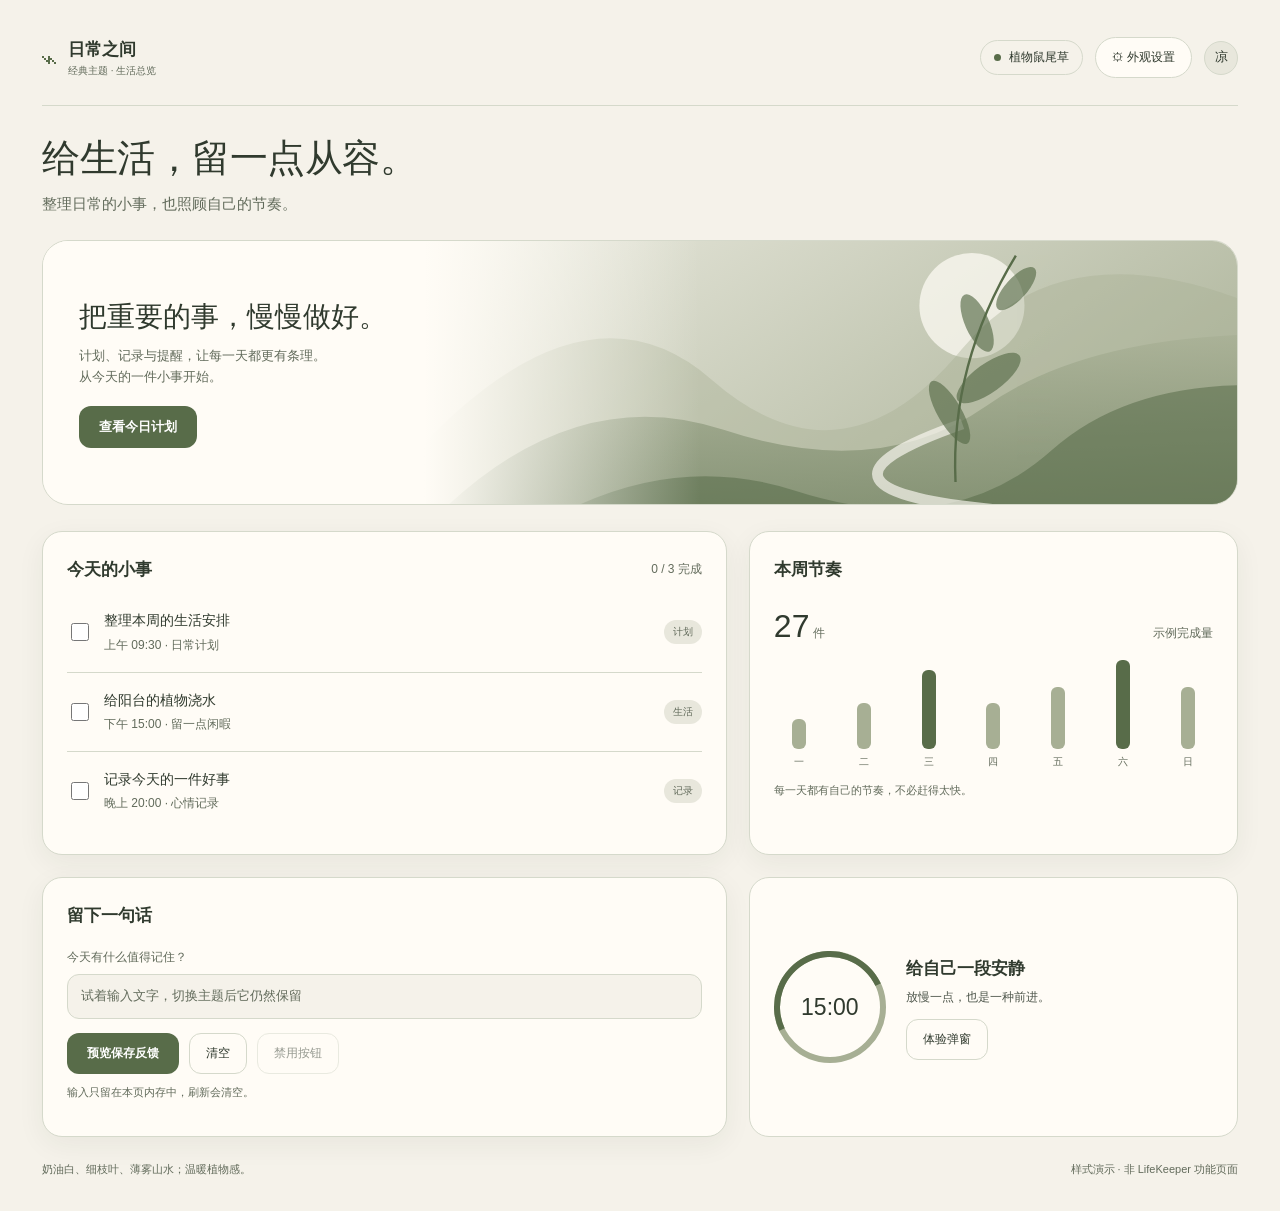
<file: index.html>
<!doctype html>
<html lang="zh-CN" data-ui-theme="botanical-sage"><head><meta charset="utf-8"><meta name="viewport" content="width=device-width,initial-scale=1"><title>个人主题风格预览</title><style>
/* Proposed tokens, not pixel-extracted. Original illustration assets are not included. */
:root[data-ui-theme="mist-aqua"] {
  color-scheme: light;
  --ui-bg: #F3F7F8;
  --ui-surface: #FFFFFF;
  --ui-surface-muted: #E4EFF1;
  --ui-text: #263A40;
  --ui-text-secondary: #536A72;
  --ui-accent: #327383;
  --ui-on-accent: #FFFFFF;
  --ui-border: #C8DADD;
  --ui-decor: #91BDC5;
  --ui-focus: #327383;
  --ui-danger: #A62D3D;
  --ui-on-danger: #FFFFFF;
  --ui-success: #2E6543;
  --ui-warning: #805B17;
  --ui-radius-card: 20px;
  --ui-radius-control: 12px;
  --ui-shadow: 0 8px 28px rgba(40,55,40,.06);
  --ui-font-body: "Segoe UI", "Microsoft YaHei", sans-serif;
  --ui-font-display: "Segoe UI", "Microsoft YaHei", sans-serif;
  --ui-motion-fast: 160ms;
  --ui-motion-panel: 240ms;
  --ui-gradient-decor: linear-gradient(145deg, #FFFFFF, #91BDC5);
  --ui-chart-1: #327383;
  --ui-chart-2: #91BDC5;
  --ui-chart-3: #536A72;
  --ui-surface-immersive: #FFFFFF;
  --ui-on-immersive: #263A40;
  --ui-shadow-decor: none;
}

:root[data-ui-theme="botanical-sage"] {
  color-scheme: light;
  --ui-bg: #F5F2EA;
  --ui-surface: #FFFCF6;
  --ui-surface-muted: #E8E7DC;
  --ui-text: #303A2E;
  --ui-text-secondary: #626B5B;
  --ui-accent: #586C49;
  --ui-on-accent: #FFFFFF;
  --ui-border: #D5D9CB;
  --ui-decor: #A7AF94;
  --ui-focus: #586C49;
  --ui-danger: #A62D3D;
  --ui-on-danger: #FFFFFF;
  --ui-success: #2E6543;
  --ui-warning: #805B17;
  --ui-radius-card: 20px;
  --ui-radius-control: 12px;
  --ui-shadow: 0 8px 28px rgba(40,55,40,.06);
  --ui-font-body: "Segoe UI", "Microsoft YaHei", sans-serif;
  --ui-font-display: "Georgia", "STSong", "SimSun", serif;
  --ui-motion-fast: 160ms;
  --ui-motion-panel: 240ms;
  --ui-gradient-decor: linear-gradient(145deg, #FFFCF6, #A7AF94);
  --ui-chart-1: #586C49;
  --ui-chart-2: #A7AF94;
  --ui-chart-3: #626B5B;
  --ui-surface-immersive: #FFFCF6;
  --ui-on-immersive: #303A2E;
  --ui-shadow-decor: none;
}

:root[data-ui-theme="ivory-gold"] {
  color-scheme: light;
  --ui-bg: #FAF7F2;
  --ui-surface: #FFFFFF;
  --ui-surface-muted: #F1E9DA;
  --ui-text: #3C352B;
  --ui-text-secondary: #766650;
  --ui-accent: #84652F;
  --ui-on-accent: #FFFFFF;
  --ui-border: #E0D3BC;
  --ui-decor: #CBAF77;
  --ui-focus: #84652F;
  --ui-danger: #A62D3D;
  --ui-on-danger: #FFFFFF;
  --ui-success: #2E6543;
  --ui-warning: #805B17;
  --ui-radius-card: 20px;
  --ui-radius-control: 12px;
  --ui-shadow: 0 8px 28px rgba(40,55,40,.06);
  --ui-font-body: "Segoe UI", "Microsoft YaHei", sans-serif;
  --ui-font-display: "Georgia", "STSong", "SimSun", serif;
  --ui-motion-fast: 160ms;
  --ui-motion-panel: 240ms;
  --ui-gradient-decor: linear-gradient(145deg, #FFFFFF, #CBAF77);
  --ui-chart-1: #84652F;
  --ui-chart-2: #CBAF77;
  --ui-chart-3: #766650;
  --ui-surface-immersive: #FFFFFF;
  --ui-on-immersive: #3C352B;
  --ui-shadow-decor: none;
}

:root[data-ui-theme="sage-minimal"] {
  color-scheme: light;
  --ui-bg: #F8F7F3;
  --ui-surface: #FFFFFF;
  --ui-surface-muted: #EDEFE5;
  --ui-text: #30392D;
  --ui-text-secondary: #626D59;
  --ui-accent: #536B3D;
  --ui-on-accent: #FFFFFF;
  --ui-border: #D8DECD;
  --ui-decor: #A3B18A;
  --ui-focus: #536B3D;
  --ui-danger: #A62D3D;
  --ui-on-danger: #FFFFFF;
  --ui-success: #2E6543;
  --ui-warning: #805B17;
  --ui-radius-card: 16px;
  --ui-radius-control: 12px;
  --ui-shadow: 0 8px 28px rgba(40,55,40,.06);
  --ui-font-body: "Segoe UI", "Microsoft YaHei", sans-serif;
  --ui-font-display: "Segoe UI", "Microsoft YaHei", sans-serif;
  --ui-motion-fast: 160ms;
  --ui-motion-panel: 240ms;
  --ui-gradient-decor: linear-gradient(145deg, #FFFFFF, #A3B18A);
  --ui-chart-1: #536B3D;
  --ui-chart-2: #A3B18A;
  --ui-chart-3: #626D59;
  --ui-surface-immersive: #FFFFFF;
  --ui-on-immersive: #30392D;
  --ui-shadow-decor: none;
}

:root[data-ui-theme="forest-deep"] {
  color-scheme: light;
  --ui-bg: #F2F1E8;
  --ui-surface: #FCFBF5;
  --ui-surface-muted: #E2E7DC;
  --ui-text: #243C31;
  --ui-text-secondary: #536859;
  --ui-accent: #315C42;
  --ui-on-accent: #FFFFFF;
  --ui-border: #C9D4C7;
  --ui-decor: #779174;
  --ui-focus: #315C42;
  --ui-danger: #A62D3D;
  --ui-on-danger: #FFFFFF;
  --ui-success: #2E6543;
  --ui-warning: #805B17;
  --ui-radius-card: 20px;
  --ui-radius-control: 12px;
  --ui-shadow: 0 8px 28px rgba(40,55,40,.06);
  --ui-font-body: "Segoe UI", "Microsoft YaHei", sans-serif;
  --ui-font-display: "Georgia", "STSong", "SimSun", serif;
  --ui-motion-fast: 160ms;
  --ui-motion-panel: 240ms;
  --ui-gradient-decor: linear-gradient(145deg, #FCFBF5, #779174);
  --ui-chart-1: #315C42;
  --ui-chart-2: #779174;
  --ui-chart-3: #536859;
  --ui-surface-immersive: #203F32;
  --ui-on-immersive: #F7F4E9;
  --ui-shadow-decor: none;
}

:root[data-ui-theme="ice-blue"] {
  color-scheme: light;
  --ui-bg: #F2F6FC;
  --ui-surface: #FFFFFF;
  --ui-surface-muted: #E5EDF8;
  --ui-text: #293B54;
  --ui-text-secondary: #586D8A;
  --ui-accent: #386BA7;
  --ui-on-accent: #FFFFFF;
  --ui-border: #C9D8EA;
  --ui-decor: #8AAED5;
  --ui-focus: #386BA7;
  --ui-danger: #A62D3D;
  --ui-on-danger: #FFFFFF;
  --ui-success: #2E6543;
  --ui-warning: #805B17;
  --ui-radius-card: 20px;
  --ui-radius-control: 12px;
  --ui-shadow: 0 8px 28px rgba(40,55,40,.06);
  --ui-font-body: "Segoe UI", "Microsoft YaHei", sans-serif;
  --ui-font-display: "Segoe UI", "Microsoft YaHei", sans-serif;
  --ui-motion-fast: 160ms;
  --ui-motion-panel: 240ms;
  --ui-gradient-decor: linear-gradient(145deg, #FFFFFF, #8AAED5);
  --ui-chart-1: #386BA7;
  --ui-chart-2: #8AAED5;
  --ui-chart-3: #586D8A;
  --ui-surface-immersive: #FFFFFF;
  --ui-on-immersive: #293B54;
  --ui-shadow-decor: none;
}

:root[data-ui-theme="burgundy-sand"] {
  color-scheme: light;
  --ui-bg: #FAF0E5;
  --ui-surface: #FFFAF3;
  --ui-surface-muted: #F0E0CD;
  --ui-text: #4B252B;
  --ui-text-secondary: #795C51;
  --ui-accent: #7C1730;
  --ui-on-accent: #FFFFFF;
  --ui-border: #E3CDB7;
  --ui-decor: #C49865;
  --ui-focus: #7C1730;
  --ui-danger: #A62D3D;
  --ui-on-danger: #FFFFFF;
  --ui-success: #2E6543;
  --ui-warning: #805B17;
  --ui-radius-card: 20px;
  --ui-radius-control: 12px;
  --ui-shadow: 0 8px 28px rgba(40,55,40,.06);
  --ui-font-body: "Segoe UI", "Microsoft YaHei", sans-serif;
  --ui-font-display: "Georgia", "STSong", "SimSun", serif;
  --ui-motion-fast: 160ms;
  --ui-motion-panel: 240ms;
  --ui-gradient-decor: linear-gradient(145deg, #FFFAF3, #C49865);
  --ui-chart-1: #7C1730;
  --ui-chart-2: #C49865;
  --ui-chart-3: #795C51;
  --ui-surface-immersive: #FFFAF3;
  --ui-on-immersive: #4B252B;
  --ui-shadow-decor: none;
}

:root[data-ui-theme="neon-ocean"] {
  color-scheme: dark;
  --ui-bg: #050D20;
  --ui-surface: #101E37;
  --ui-surface-muted: #163350;
  --ui-text: #EDF6FF;
  --ui-text-secondary: #A6BDD7;
  --ui-accent: #56E6E0;
  --ui-on-accent: #052128;
  --ui-border: #315775;
  --ui-decor: #32CDEB;
  --ui-focus: #56E6E0;
  --ui-danger: #FFB4B4;
  --ui-on-danger: #271014;
  --ui-success: #A8E3BD;
  --ui-warning: #F3D695;
  --ui-radius-card: 20px;
  --ui-radius-control: 12px;
  --ui-shadow: 0 8px 28px rgba(0,0,0,.18);
  --ui-font-body: "Segoe UI", "Microsoft YaHei", sans-serif;
  --ui-font-display: "Segoe UI", "Microsoft YaHei", sans-serif;
  --ui-motion-fast: 160ms;
  --ui-motion-panel: 240ms;
  --ui-gradient-decor: linear-gradient(145deg, #101E37, #32CDEB);
  --ui-chart-1: #56E6E0;
  --ui-chart-2: #32CDEB;
  --ui-chart-3: #A6BDD7;
  --ui-surface-immersive: #101E37;
  --ui-on-immersive: #EDF6FF;
  --ui-shadow-decor: 0 0 32px rgba(50,205,235,.16);
}

:root[data-ui-theme="emerald-gold"] {
  color-scheme: dark;
  --ui-bg: #061310;
  --ui-surface: #102923;
  --ui-surface-muted: #183B30;
  --ui-text: #F2F2DC;
  --ui-text-secondary: #A9C1B0;
  --ui-accent: #CDB984;
  --ui-on-accent: #15251B;
  --ui-border: #376B57;
  --ui-decor: #61B991;
  --ui-focus: #CDB984;
  --ui-danger: #FFB4B4;
  --ui-on-danger: #271014;
  --ui-success: #A8E3BD;
  --ui-warning: #F3D695;
  --ui-radius-card: 20px;
  --ui-radius-control: 12px;
  --ui-shadow: 0 8px 28px rgba(0,0,0,.18);
  --ui-font-body: "Segoe UI", "Microsoft YaHei", sans-serif;
  --ui-font-display: "Georgia", "STSong", "SimSun", serif;
  --ui-motion-fast: 160ms;
  --ui-motion-panel: 240ms;
  --ui-gradient-decor: linear-gradient(145deg, #102923, #61B991);
  --ui-chart-1: #CDB984;
  --ui-chart-2: #61B991;
  --ui-chart-3: #A9C1B0;
  --ui-surface-immersive: #102923;
  --ui-on-immersive: #F2F2DC;
  --ui-shadow-decor: none;
}

:root[data-ui-theme="sunset-violet"] {
  color-scheme: light;
  --ui-bg: #FFF0E5;
  --ui-surface: #FFF8F1;
  --ui-surface-muted: #F7DDCE;
  --ui-text: #392F47;
  --ui-text-secondary: #795B68;
  --ui-accent: #574064;
  --ui-on-accent: #FFFFFF;
  --ui-border: #EBC6B5;
  --ui-decor: #D27C52;
  --ui-focus: #574064;
  --ui-danger: #A62D3D;
  --ui-on-danger: #FFFFFF;
  --ui-success: #2E6543;
  --ui-warning: #805B17;
  --ui-radius-card: 20px;
  --ui-radius-control: 12px;
  --ui-shadow: 0 8px 28px rgba(40,55,40,.06);
  --ui-font-body: "Segoe UI", "Microsoft YaHei", sans-serif;
  --ui-font-display: "Segoe UI", "Microsoft YaHei", sans-serif;
  --ui-motion-fast: 160ms;
  --ui-motion-panel: 240ms;
  --ui-gradient-decor: linear-gradient(145deg, #FFF8F1, #D27C52);
  --ui-chart-1: #574064;
  --ui-chart-2: #D27C52;
  --ui-chart-3: #795B68;
  --ui-surface-immersive: #30243D;
  --ui-on-immersive: #F7F4E9;
  --ui-shadow-decor: none;
}


*{box-sizing:border-box}body{margin:0;background:var(--ui-bg);color:var(--ui-text);font:15px/1.6 var(--ui-font-body)}button,input,select{font:inherit}button{cursor:pointer}button,input,select{color:inherit}button:focus-visible,input:focus-visible,select:focus-visible{outline:3px solid var(--ui-focus);outline-offset:4px}button{border:0}button:disabled{opacity:.5;cursor:not-allowed}button:hover:not(:disabled){filter:brightness(.96)}.layout{display:grid;grid-template-columns:280px minmax(0,1fr);min-height:100vh}.sidebar{background:var(--ui-surface);border-right:1px solid var(--ui-border);padding:28px 22px}.brand{display:flex;gap:12px;align-items:center;margin-bottom:28px}.logo{width:38px;height:38px;border-radius:12px;display:grid;place-items:center;background:var(--ui-accent);color:var(--ui-on-accent);font-size:25px}.brand strong{display:block;font-size:17px}.muted{color:var(--ui-text-secondary)}.small{font-size:12px}.theme-list{display:grid;gap:8px}.theme-button{width:100%;text-align:left;display:flex;gap:12px;align-items:center;background:transparent;border:1px solid transparent;padding:10px;border-radius:12px;min-height:55px}.theme-button[aria-pressed=true]{background:var(--ui-surface-muted);border-color:var(--ui-accent)}.swatch{width:36px;height:36px;border-radius:50%;flex:none;box-shadow:inset 0 0 0 1px #8883}.theme-button strong{font-size:13px;font-weight:600;display:block}.theme-button .small{font-size:10px}.sidebar-note{margin:24px 4px 0;padding-top:18px;border-top:1px solid var(--ui-border)}.content{padding:28px 42px 32px;max-width:1460px;width:100%;margin:auto}.top{display:flex;align-items:center;justify-content:space-between;margin-bottom:28px;gap:16px}.top p{margin:0}.pill{display:flex;align-items:center;gap:8px;padding:7px 13px;border:1px solid var(--ui-border);border-radius:30px;font-size:12px}.dot{height:7px;width:7px;border-radius:50%;background:var(--ui-accent)}h1,h2,p{margin-top:0}h1{font:500 clamp(28px,3vw,40px)/1.3 var(--ui-font-display);letter-spacing:-.5px;margin-bottom:8px}h2{font-size:17px;font-weight:600;margin-bottom:18px}.intro{margin-bottom:24px}.intro p{margin-bottom:0}.hero{position:relative;overflow:hidden;border-radius:26px;height:265px;background:var(--ui-surface-muted);margin-bottom:26px;border:1px solid var(--ui-border)}.landscape{position:absolute;inset:0;width:100%;height:100%;color:var(--ui-accent);background:var(--ui-gradient-decor)}.hero-copy{position:relative;width:55%;height:100%;display:flex;flex-direction:column;justify-content:center;padding:32px 36px;background:linear-gradient(90deg,var(--ui-surface) 0%,var(--ui-surface) 58%,transparent 100%)}.hero h2{font:500 28px/1.4 var(--ui-font-display);margin-bottom:10px}.hero p{font-size:13px;margin-bottom:18px;max-width:330px}.primary{background:var(--ui-accent);color:var(--ui-on-accent);border-radius:var(--ui-radius-control);padding:11px 20px;align-self:flex-start;font-weight:600}.secondary{border:1px solid var(--ui-border);background:var(--ui-surface);border-radius:var(--ui-radius-control);padding:10px 16px}.hero .primary{font-size:13px}.grid{display:grid;grid-template-columns:minmax(0,1.4fr) minmax(0,1fr);gap:22px}.panel{padding:24px;border-radius:var(--ui-radius-card);background:var(--ui-surface);border:1px solid var(--ui-border);box-shadow:var(--ui-shadow)}.section-head{display:flex;justify-content:space-between;align-items:center;margin-bottom:10px}.section-head h2{margin:0}.text-button{padding:5px;background:transparent;color:var(--ui-accent);font-size:12px}.task{display:flex;gap:12px;align-items:center;padding:16px 0;border-bottom:1px solid var(--ui-border)}.task:last-child{border-bottom:0}.task input{accent-color:var(--ui-accent);width:18px;height:18px;flex:none;cursor:pointer}.task label{flex:1;cursor:pointer}.task label strong{display:block;font-size:14px;font-weight:500}.task input:checked+label strong{text-decoration:line-through;color:var(--ui-text-secondary)}.tag{font-size:10px;border-radius:20px;padding:4px 9px;background:var(--ui-surface-muted);color:var(--ui-text-secondary)}.metrics{display:flex;justify-content:space-between;align-items:baseline}.big{font-size:32px;font-weight:500;font-variant-numeric:tabular-nums}.chart{display:flex;height:118px;gap:14px;align-items:flex-end;padding:8px 0 0;margin-bottom:12px}.column{flex:1;display:flex;align-items:center;flex-direction:column;gap:5px;height:100%;justify-content:flex-end}.bar{width:14px;border-radius:6px;background:var(--ui-chart-2)}.column:nth-child(3n) .bar{background:var(--ui-chart-1)}.column span{font-size:10px;color:var(--ui-text-secondary)}.chart-caption{font-size:11px;color:var(--ui-text-secondary);margin:0}.bottom-grid{margin-top:22px;display:grid;grid-template-columns:minmax(0,1.4fr) minmax(0,1fr);gap:22px}.form-label{display:block;font-size:12px;margin:0 0 7px}.input{background:var(--ui-bg);border:1px solid var(--ui-border);padding:11px 13px;border-radius:var(--ui-radius-control);width:100%;font-size:13px}.input::placeholder{color:var(--ui-text-secondary)}.actions{display:flex;gap:10px;margin-top:14px;flex-wrap:wrap}.actions button{font-size:12px}.immersive{background:var(--ui-surface-immersive);color:var(--ui-on-immersive);box-shadow:var(--ui-shadow-decor);position:relative;overflow:hidden;display:flex;align-items:center;gap:20px;min-height:196px}.ring{width:112px;height:112px;flex:none;border-radius:50%;border:6px solid var(--ui-decor);position:relative;display:grid;place-items:center;font-size:23px}.ring:before{content:'';position:absolute;inset:-6px;border:6px solid var(--ui-accent);border-right-color:transparent;border-bottom-color:transparent;border-radius:50%;transform:rotate(20deg)}.immersive h2{margin-bottom:6px}.immersive p{font-size:12px;opacity:.85}.immersive button{font-size:12px}.footer{display:flex;justify-content:space-between;gap:20px;margin-top:24px;font-size:11px;color:var(--ui-text-secondary)}.toast{position:fixed;bottom:28px;left:50%;transform:translateX(-50%);padding:12px 24px;border-radius:14px;background:var(--ui-accent);color:var(--ui-on-accent);box-shadow:var(--ui-shadow);z-index:10}.toast[hidden]{display:none}.art-variant{display:none}.landscape[data-art=plant] .plant,.landscape[data-art=flower] .flower,.landscape[data-art=forest] .forest,.landscape[data-art=ring] .rings,.landscape[data-art=crystal] .crystal,.landscape[data-art=cloud] .cloud,.landscape[data-art=sun] .sun{display:block}.landscape[data-art=ring] .mountains{opacity:.15}.landscape[data-art=crystal] .mountains{opacity:.5}.landscape[data-art=flower] .mountains{opacity:.2}.landscape[data-art=ring] .rings{filter:drop-shadow(0 0 10px var(--ui-decor))}.preview-note{font-size:11px;margin-top:10px}.theme-button{transition:background-color 160ms,filter 160ms}dialog{background:var(--ui-surface);color:var(--ui-text);border:1px solid var(--ui-border);border-radius:22px;padding:28px;width:min(450px,90vw);box-shadow:var(--ui-shadow)}dialog::backdrop{background:#0005}dialog p{font-size:14px}dialog .primary{float:right}button:active:not(:disabled){transform:translateY(1px)}@media(max-width:1100px){.content{padding:26px}.layout{grid-template-columns:235px minmax(0,1fr)}.sidebar{padding:25px 14px}.hero-copy{width:68%}.grid,.bottom-grid{grid-template-columns:1fr}.chart{height:130px}}@media(max-width:720px){.layout{display:block}.sidebar{border-right:0;border-bottom:1px solid var(--ui-border);padding:18px}.brand{margin-bottom:14px}.theme-list{display:flex;overflow:auto;gap:6px;padding:4px 4px 12px}.theme-button{min-width:158px;width:158px}.sidebar-note{display:none}.content{padding:22px 18px}.top{margin-bottom:20px}.hero{height:285px}.hero-copy{width:82%;padding:24px}.hero h2{font-size:25px}.footer{display:block}.footer span{display:block;margin-bottom:6px}.panel{padding:20px}.intro p{font-size:13px}}@media(prefers-reduced-motion:reduce){*,*:before,*:after{transition:none!important;animation:none!important}button:active:not(:disabled){transform:none}}

[hidden]{display:none!important}.custom-launch{width:100%;margin-top:14px;border:1px dashed var(--ui-border);padding:12px;border-radius:12px;background:var(--ui-surface-muted);font-weight:600;font-size:13px}.custom-launch[aria-pressed=true]{border-style:solid;border-color:var(--ui-accent)}.palette-editor{margin-bottom:24px;padding:24px;background:var(--ui-surface);border:1px solid var(--ui-border);border-radius:20px;box-shadow:var(--ui-shadow)}.palette-heading{display:flex;justify-content:space-between;align-items:flex-start;gap:16px;margin-bottom:20px}.palette-heading>button{white-space:nowrap;flex-shrink:0}.palette-heading h2{margin-bottom:5px;font-size:20px}.palette-heading p{margin:0;font-size:12px}.palette-controls{display:grid;grid-template-columns:repeat(3,minmax(0,1fr));gap:16px}.palette-field{display:flex;flex-direction:column;gap:7px;min-width:0;font-size:12px}.palette-color{display:flex;align-items:center;gap:10px;border:1px solid var(--ui-border);padding:8px;border-radius:12px;background:var(--ui-bg)}.palette-color input[type=color]{width:40px;height:36px;padding:0;border:0;background:transparent;cursor:pointer;flex:none}.palette-color input[type=text]{background:transparent;border:0;min-width:0;width:100%;font:13px/1.5 var(--ui-font-body);color:var(--ui-text);padding:5px}.palette-color input[aria-invalid=true]{outline:2px solid var(--ui-danger);border-radius:5px}.palette-editor select{width:100%;padding:10px;border-radius:10px;border:1px solid var(--ui-border);background:var(--ui-bg)}.palette-range{width:100%;accent-color:var(--ui-accent);min-height:39px;margin:0}.palette-sample{height:42px;background:var(--ui-gradient-decor);border-radius:10px;border:1px solid var(--ui-border);margin-top:16px}.palette-feedback{margin:12px 0 0;font-size:12px;color:var(--ui-text-secondary)}.palette-feedback.error{color:var(--ui-danger)}.palette-actions{display:flex;align-items:center;gap:10px;flex-wrap:wrap;margin-top:18px}.palette-actions button{font-size:12px}.palette-help{font-size:11px;color:var(--ui-text-secondary);margin:12px 0 0}@media(max-width:720px){.custom-launch{margin-top:3px;padding:9px}.palette-editor{padding:18px}.palette-controls{grid-template-columns:repeat(2,minmax(0,1fr));gap:12px}.palette-field.angle-field{grid-column:1/-1}.palette-color{gap:5px;padding:6px}.palette-color input[type=color]{width:30px;height:34px}.palette-color input[type=text]{font-size:12px}.palette-heading h2{font-size:18px}}


/* Classic themes share the clean navigation and modal appearance workflow. */
.layout{display:block;min-height:100vh}
.classic-top{padding:4px 0 22px;border-bottom:1px solid var(--ui-border)}
.classic-brand{display:flex;align-items:center;gap:10px}.classic-brand>span{font-size:32px;color:var(--ui-accent)}.classic-brand strong{display:block;font-size:17px}.classic-brand small{display:block;font-size:10px;color:var(--ui-text-secondary)}
.classic-top-actions{display:flex;align-items:center;gap:12px}.classic-top-actions button{font-size:12px;border-radius:50px;white-space:nowrap}
.classic-avatar{width:34px;height:34px;border-radius:50%;display:grid;place-items:center;background:var(--ui-surface-muted);border:1px solid var(--ui-border);font-size:13px}
#classic-settings{padding:0;width:min(720px,calc(100vw - 28px));max-width:720px;max-height:calc(100dvh - 32px);overflow:hidden}
#classic-settings[open]{display:flex;flex-direction:column}
#classic-settings::backdrop{background:#101c2c99;backdrop-filter:blur(8px)}
.classic-settings-head{display:flex;justify-content:space-between;align-items:center;padding:22px 26px;border-bottom:1px solid var(--ui-border);flex:none}
.classic-settings-head p{margin:0 0 4px}.classic-settings-head h2{margin:0;font-size:23px}.classic-settings-head button{border-radius:50%;width:34px;height:34px;padding:0;font-size:22px}
.classic-settings-body{padding:20px 26px;overflow:auto;min-height:0;overscroll-behavior:contain}
#classic-settings .theme-list{display:grid;grid-template-columns:1fr 1fr;gap:8px;overflow:visible;padding:0}
#classic-settings .theme-button{min-width:0;white-space:normal;border-color:var(--ui-border)}
#classic-settings .theme-button .small{font-size:10px}
#classic-settings .palette-editor{margin:16px 0;padding:18px}
#classic-settings .palette-editor[hidden]{display:none}
#classic-settings .palette-controls{grid-template-columns:repeat(2,minmax(0,1fr))}
.classic-settings-footer{display:flex;align-items:center;justify-content:space-between;gap:12px;padding:16px 26px;border-top:1px solid var(--ui-border);flex:none}
#classic-settings .classic-settings-footer .primary{float:none;border-radius:50px}
@media(max-width:600px){.classic-top{flex-wrap:wrap;gap:12px}.classic-top-actions{gap:8px;flex-wrap:wrap}.classic-top-actions .pill{order:3;width:100%}.classic-top-actions{margin-left:auto}.classic-top-actions .pill{display:none}.classic-settings-head{padding:18px}.classic-settings-body{padding:16px}.classic-settings-footer{padding:14px 18px}#classic-settings .theme-list{grid-template-columns:1fr 1fr}#classic-settings .theme-button{padding:8px;gap:7px}#classic-settings .theme-button .swatch{width:25px;height:25px;flex:none}#classic-settings .theme-button strong{font-size:12px}#classic-settings .theme-button .small{display:none}}
</style></head><body><div class="layout"><main class="content"><header class="top classic-top"><div class="classic-brand"><span aria-hidden="true">⌁</span><div><strong>日常之间</strong><small>经典主题 · 生活总览</small></div></div><div class="classic-top-actions"><div class="pill"><span class="dot"></span><span id="theme-name">植物鼠尾草</span></div><button class="secondary" id="classic-settings-toggle" aria-haspopup="dialog" aria-expanded="false" aria-controls="classic-settings">⚙ 外观设置</button><span class="classic-avatar" aria-label="用户名：凉">凉</span></div></header><section class="intro"><h1>给生活，留一点从容。</h1><p class="muted">整理日常的小事，也照顾自己的节奏。</p></section><section class="hero"><svg class="landscape" data-art="plant" id="landscape" aria-hidden="true" viewBox="0 0 1000 300" preserveAspectRatio="xMidYMid slice"><defs><linearGradient id="terrain" x1="0" y1="0" x2="0" y2="1"><stop offset="0" stop-color="var(--ui-decor)"/><stop offset="1" stop-color="var(--ui-accent)"/></linearGradient><radialGradient id="light"><stop stop-color="var(--ui-surface)"/><stop offset="1" stop-color="var(--ui-decor)"/></radialGradient></defs><g class="mountains"><circle cx="778" cy="94" r="44" fill="var(--ui-surface)" opacity=".72"/><path d="M300 230 Q450 60 560 156 T770 130 T1080 125 V320 H300Z" fill="var(--ui-decor)" opacity=".4"/><path d="M320 280 Q440 155 570 198 T790 178 T1050 118 V320 H320Z" fill="url(#terrain)" opacity=".65"/><path d="M370 310 Q500 207 630 249 T845 215 T1100 169 V320Z" fill="currentColor" opacity=".55"/><path d="M770 193 Q610 249 810 266 T723 320" fill="none" stroke="var(--ui-surface)" stroke-width="9" opacity=".65"/></g><g class="art-variant plant" transform="translate(805 50) rotate(12)"><path d="M0 196 Q-25 100 10 0" stroke="currentColor" fill="none" stroke-width="2"/><g fill="currentColor" opacity=".65"><ellipse cx="-17" cy="140" rx="10" ry="30" transform="rotate(-42 -17 140)"/><ellipse cx="9" cy="105" rx="12" ry="32" transform="rotate(42 9 105)"/><ellipse cx="-10" cy="62" rx="10" ry="26" transform="rotate(-36 -10 62)"/><ellipse cx="16" cy="27" rx="9" ry="23" transform="rotate(30 16 27)"/></g></g><g class="art-variant flower" transform="translate(810 145)" fill="currentColor" opacity=".35"><ellipse rx="25" ry="62" transform="rotate(-45)"/><ellipse rx="25" ry="62" transform="rotate(45)"/><ellipse rx="25" ry="62"/><ellipse rx="25" ry="62" transform="rotate(90)"/></g><g class="art-variant forest" fill="currentColor" opacity=".75"><path d="M660 238 l25 -80 25 80h-18v28h-14v-28z M900 247 l32 -115 32 115h-25v45h-15v-45z M860 242 l24 -90 24 90h-16v26h-15v-26z"/></g><g class="art-variant rings" fill="none" stroke="var(--ui-accent)"><circle cx="795" cy="145" r="86" stroke-width="6"/><circle cx="795" cy="145" r="103" stroke-width="1" opacity=".5"/><circle cx="795" cy="145" r="73" stroke-width="1" opacity=".65"/></g><g class="art-variant crystal" transform="translate(794 75)"><path d="M0 0 48 38 58 108 8 157 -46 117 -38 48Z" fill="var(--ui-decor)"/><path d="M0 0 10 66 -46 117 -38 48Z" fill="currentColor"/><path d="M10 66 48 38 58 108 8 157Z" fill="var(--ui-accent)"/><path d="M0 0 10 66 48 38 M10 66 8 157 M10 66 -46 117" stroke="var(--ui-on-accent)" opacity=".6" fill="none"/></g><g class="art-variant cloud" fill="var(--ui-surface)" opacity=".55"><ellipse cx="770" cy="160" rx="68" ry="18"/><ellipse cx="810" cy="142" rx="38" ry="26"/><ellipse cx="877" cy="112" rx="60" ry="12"/></g><g class="art-variant sun"><circle cx="778" cy="96" r="47" fill="url(#light)"/><circle cx="778" cy="96" r="46" fill="none" stroke="var(--ui-decor)"/></g></svg><div class="hero-copy"><h2>把重要的事，慢慢做好。</h2><p class="muted">计划、记录与提醒，让每一天都更有条理。<br>从今天的一件小事开始。</p><button class="primary" id="open-preview">查看今日计划</button></div></section><div class="grid"><section class="panel"><div class="section-head"><h2>今天的小事</h2><span class="muted small" id="task-count">0 / 3 完成</span></div><div class="task"><input id="t1" type="checkbox"><label for="t1"><strong>整理本周的生活安排</strong><span class="muted small">上午 09:30 · 日常计划</span></label><span class="tag">计划</span></div><div class="task"><input id="t2" type="checkbox"><label for="t2"><strong>给阳台的植物浇水</strong><span class="muted small">下午 15:00 · 留一点闲暇</span></label><span class="tag">生活</span></div><div class="task"><input id="t3" type="checkbox"><label for="t3"><strong>记录今天的一件好事</strong><span class="muted small">晚上 20:00 · 心情记录</span></label><span class="tag">记录</span></div></section><section class="panel"><h2>本周节奏</h2><div class="metrics"><span class="big">27<span class="small muted"> 件</span></span><span class="muted small">示例完成量</span></div><div class="chart" role="img" aria-label="周一至周日完成量示例：2、3、5、3、4、6、4"><div class="column"><div class="bar" style="height:28%"></div><span>一</span></div><div class="column"><div class="bar" style="height:42%"></div><span>二</span></div><div class="column"><div class="bar" style="height:72%"></div><span>三</span></div><div class="column"><div class="bar" style="height:42%"></div><span>四</span></div><div class="column"><div class="bar" style="height:57%"></div><span>五</span></div><div class="column"><div class="bar" style="height:85%"></div><span>六</span></div><div class="column"><div class="bar" style="height:57%"></div><span>日</span></div></div><p class="chart-caption">每一天都有自己的节奏，不必赶得太快。</p></section></div><div class="bottom-grid"><section class="panel"><h2>留下一句话</h2><label class="form-label muted" for="note">今天有什么值得记住？</label><input class="input" id="note" placeholder="试着输入文字，切换主题后它仍然保留" maxlength="200"><div class="actions"><button class="primary" id="save-note">预览保存反馈</button><button class="secondary" id="clear-note">清空</button><button class="secondary" disabled>禁用按钮</button></div><p class="muted preview-note">输入只留在本页内存中，刷新会清空。</p></section><section class="panel immersive"><div class="ring" aria-hidden="true">15:00</div><div><h2>给自己一段安静</h2><p>放慢一点，也是一种前进。</p><button class="secondary" id="quiet-preview">体验弹窗</button></div></section></div><footer class="footer"><span id="theme-description"></span><span>样式演示 · 非 LifeKeeper 功能页面</span></footer></main></div><div class="toast" role="status" hidden id="toast"></div><dialog id="classic-settings" aria-labelledby="classic-settings-title"><header class="classic-settings-head"><div><p class="small muted">让界面更合心意</p><h2 id="classic-settings-title">外观设置</h2></div><button class="secondary" id="classic-settings-close" aria-label="关闭外观设置">×</button></header><div class="classic-settings-body"><nav class="theme-list" aria-label="选择主题" id="theme-list"></nav><button type="button" class="custom-launch" id="custom-launch" aria-controls="palette-editor" aria-expanded="false" aria-pressed="false">＋ 自定义整套色系</button><section class="palette-editor" id="palette-editor" aria-labelledby="palette-title" hidden><div class="palette-heading"><div><h2 id="palette-title">调出自己的色系</h2><p class="muted">选喜欢的颜色，让背景、按钮与图表协调起来。</p></div><button type="button" class="text-button" id="close-palette">收起编辑器</button></div><div class="palette-controls"><label class="palette-field">起点色<span class="palette-color"><input type="color" id="palette-color-0" aria-label="起点色取色器" value="#E8E6D5"><input type="text" id="palette-hex-0" aria-label="起点色 HEX" value="#E8E6D5" maxlength="7" spellcheck="false" autocomplete="off"></span></label><label class="palette-field"><span id="second-color-label">过渡色</span><span class="palette-color"><input type="color" id="palette-color-1" aria-label="过渡色取色器" value="#97B28D"><input type="text" id="palette-hex-1" aria-label="过渡色 HEX" value="#97B28D" maxlength="7" spellcheck="false" autocomplete="off"></span></label><label class="palette-field" id="third-color-field">终点色<span class="palette-color"><input type="color" id="palette-color-2" aria-label="终点色取色器" value="#42634A"><input type="text" id="palette-hex-2" aria-label="终点色 HEX" value="#42634A" maxlength="7" spellcheck="false" autocomplete="off"></span></label><label class="palette-field">渐变颜色数量<select id="palette-count"><option value="2">双色渐变</option><option value="3" selected>三色渐变</option></select></label><label class="palette-field">界面底色<select id="palette-mode"><option value="light">浅色</option><option value="dark">深色</option></select></label><label class="palette-field angle-field"><span>渐变方向 <output id="palette-angle-value" for="palette-angle">145°</output></span><input type="range" id="palette-angle" min="0" max="360" step="1" value="145" aria-label="渐变方向"></label></div><div class="palette-sample" role="img" aria-label="自定义渐变草稿"></div><p class="palette-help">这里只展示渐变草稿；点击“确定预览”后，才会改变页面、按钮和图表。</p><div class="palette-actions"><button type="button" class="primary" id="confirm-palette">确定预览</button><button type="button" class="secondary" id="save-palette" disabled>保存到本机</button><button type="button" class="secondary" id="reset-palette">恢复默认配色</button></div><p class="palette-feedback" id="palette-feedback" role="status">先调颜色，再确定预览；满意后保存到当前浏览器，无需登录。</p></section><a class="custom-launch" href="./style-lab.html" style="display:block;text-align:center;text-decoration:none;box-sizing:border-box">← 返回风格实验室</a><div class="sidebar-note"><p class="small muted">10 种主题，同一套界面。<br>颜色、材质、字形与装饰一起变化。</p><p class="small muted">本地预览 · 无需联网</p></div></div><footer class="classic-settings-footer"><span class="small muted">关闭后保留当前调整</span><button class="primary" id="classic-settings-done">完成</button></footer></dialog><dialog id="preview-dialog"><h2>主题效果预览</h2><p>这里可以查看弹窗、按钮与遮罩的效果。切换主题只改变样式，你输入的文字和勾选项仍会保留。</p><button class="primary" id="close-dialog">关闭</button></dialog><script>
const themes=[
  {
    "id": "mist-aqua",
    "name": "雾青水岸",
    "version": 1,
    "description": "水岸晨光、雾青山层、柔光球体；清凉轻盈。",
    "motif": "水岸层叠与圆形柔光",
    "family": "aqua",
    "colorScheme": "light",
    "tokens": {
      "bg": "#F3F7F8",
      "surface": "#FFFFFF",
      "surface-muted": "#E4EFF1",
      "text": "#263A40",
      "text-secondary": "#536A72",
      "accent": "#327383",
      "on-accent": "#FFFFFF",
      "border": "#C8DADD",
      "decor": "#91BDC5",
      "focus": "#327383",
      "danger": "#A62D3D",
      "on-danger": "#FFFFFF",
      "success": "#2E6543",
      "warning": "#805B17",
      "radius-card": "20px",
      "radius-control": "12px",
      "shadow": "0 8px 28px rgba(40,55,40,.06)",
      "font-body": "\"Segoe UI\", \"Microsoft YaHei\", sans-serif",
      "font-display": "\"Segoe UI\", \"Microsoft YaHei\", sans-serif",
      "motion-fast": "160ms",
      "motion-panel": "240ms",
      "gradient-decor": "linear-gradient(145deg, #FFFFFF, #91BDC5)",
      "chart-1": "#327383",
      "chart-2": "#91BDC5",
      "chart-3": "#536A72",
      "surface-immersive": "#FFFFFF",
      "on-immersive": "#263A40",
      "shadow-decor": "none"
    },
    "status": "proposed-tokens-not-pixel-extracted",
    "chartColors": [
      "#327383",
      "#91BDC5",
      "#536A72"
    ],
    "assetStatus": "original-svg-demo-only-no-source-screenshots",
    "assetSlots": {
      "hero": "水岸层叠与圆形柔光",
      "emptyState": "同一视觉主题的简化原创装饰",
      "status": "使用产品原有图标，不复制参考品牌"
    },
    "immersiveStatus": "proposed-surface-pair-full-component-states-unverified",
    "preview": "../../../index.html"
  },
  {
    "id": "botanical-sage",
    "name": "植物鼠尾草",
    "version": 1,
    "description": "奶油白、细枝叶、薄雾山水；温暖植物感。",
    "motif": "细枝叶与淡色山水",
    "family": "sage",
    "colorScheme": "light",
    "tokens": {
      "bg": "#F5F2EA",
      "surface": "#FFFCF6",
      "surface-muted": "#E8E7DC",
      "text": "#303A2E",
      "text-secondary": "#626B5B",
      "accent": "#586C49",
      "on-accent": "#FFFFFF",
      "border": "#D5D9CB",
      "decor": "#A7AF94",
      "focus": "#586C49",
      "danger": "#A62D3D",
      "on-danger": "#FFFFFF",
      "success": "#2E6543",
      "warning": "#805B17",
      "radius-card": "20px",
      "radius-control": "12px",
      "shadow": "0 8px 28px rgba(40,55,40,.06)",
      "font-body": "\"Segoe UI\", \"Microsoft YaHei\", sans-serif",
      "font-display": "\"Georgia\", \"STSong\", \"SimSun\", serif",
      "motion-fast": "160ms",
      "motion-panel": "240ms",
      "gradient-decor": "linear-gradient(145deg, #FFFCF6, #A7AF94)",
      "chart-1": "#586C49",
      "chart-2": "#A7AF94",
      "chart-3": "#626B5B",
      "surface-immersive": "#FFFCF6",
      "on-immersive": "#303A2E",
      "shadow-decor": "none"
    },
    "status": "proposed-tokens-not-pixel-extracted",
    "chartColors": [
      "#586C49",
      "#A7AF94",
      "#626B5B"
    ],
    "assetStatus": "original-svg-demo-only-no-source-screenshots",
    "assetSlots": {
      "hero": "细枝叶与淡色山水",
      "emptyState": "同一视觉主题的简化原创装饰",
      "status": "使用产品原有图标，不复制参考品牌"
    },
    "immersiveStatus": "proposed-surface-pair-full-component-states-unverified",
    "preview": "../../../index.html"
  },
  {
    "id": "ivory-gold",
    "name": "象牙香槟",
    "version": 1,
    "description": "象牙白、香槟金、沙丘和白色球体；克制精致。",
    "motif": "沙丘切面与细金环",
    "family": "gold",
    "colorScheme": "light",
    "tokens": {
      "bg": "#FAF7F2",
      "surface": "#FFFFFF",
      "surface-muted": "#F1E9DA",
      "text": "#3C352B",
      "text-secondary": "#766650",
      "accent": "#84652F",
      "on-accent": "#FFFFFF",
      "border": "#E0D3BC",
      "decor": "#CBAF77",
      "focus": "#84652F",
      "danger": "#A62D3D",
      "on-danger": "#FFFFFF",
      "success": "#2E6543",
      "warning": "#805B17",
      "radius-card": "20px",
      "radius-control": "12px",
      "shadow": "0 8px 28px rgba(40,55,40,.06)",
      "font-body": "\"Segoe UI\", \"Microsoft YaHei\", sans-serif",
      "font-display": "\"Georgia\", \"STSong\", \"SimSun\", serif",
      "motion-fast": "160ms",
      "motion-panel": "240ms",
      "gradient-decor": "linear-gradient(145deg, #FFFFFF, #CBAF77)",
      "chart-1": "#84652F",
      "chart-2": "#CBAF77",
      "chart-3": "#766650",
      "surface-immersive": "#FFFFFF",
      "on-immersive": "#3C352B",
      "shadow-decor": "none"
    },
    "status": "proposed-tokens-not-pixel-extracted",
    "chartColors": [
      "#84652F",
      "#CBAF77",
      "#766650"
    ],
    "assetStatus": "original-svg-demo-only-no-source-screenshots",
    "assetSlots": {
      "hero": "沙丘切面与细金环",
      "emptyState": "同一视觉主题的简化原创装饰",
      "status": "使用产品原有图标，不复制参考品牌"
    },
    "immersiveStatus": "proposed-surface-pair-full-component-states-unverified",
    "preview": "../../../index.html"
  },
  {
    "id": "sage-minimal",
    "name": "鼠尾草极简",
    "version": 1,
    "description": "暖白、平面山形、细描边、抽象花瓣；少装饰。",
    "motif": "抽象花瓣与平面山形",
    "family": "sage",
    "colorScheme": "light",
    "tokens": {
      "bg": "#F8F7F3",
      "surface": "#FFFFFF",
      "surface-muted": "#EDEFE5",
      "text": "#30392D",
      "text-secondary": "#626D59",
      "accent": "#536B3D",
      "on-accent": "#FFFFFF",
      "border": "#D8DECD",
      "decor": "#A3B18A",
      "focus": "#536B3D",
      "danger": "#A62D3D",
      "on-danger": "#FFFFFF",
      "success": "#2E6543",
      "warning": "#805B17",
      "radius-card": "16px",
      "radius-control": "12px",
      "shadow": "0 8px 28px rgba(40,55,40,.06)",
      "font-body": "\"Segoe UI\", \"Microsoft YaHei\", sans-serif",
      "font-display": "\"Segoe UI\", \"Microsoft YaHei\", sans-serif",
      "motion-fast": "160ms",
      "motion-panel": "240ms",
      "gradient-decor": "linear-gradient(145deg, #FFFFFF, #A3B18A)",
      "chart-1": "#536B3D",
      "chart-2": "#A3B18A",
      "chart-3": "#626D59",
      "surface-immersive": "#FFFFFF",
      "on-immersive": "#30392D",
      "shadow-decor": "none"
    },
    "status": "proposed-tokens-not-pixel-extracted",
    "chartColors": [
      "#536B3D",
      "#A3B18A",
      "#626D59"
    ],
    "assetStatus": "original-svg-demo-only-no-source-screenshots",
    "assetSlots": {
      "hero": "抽象花瓣与平面山形",
      "emptyState": "同一视觉主题的简化原创装饰",
      "status": "使用产品原有图标，不复制参考品牌"
    },
    "immersiveStatus": "proposed-surface-pair-full-component-states-unverified",
    "preview": "../../../index.html"
  },
  {
    "id": "forest-deep",
    "name": "深林自然",
    "version": 1,
    "description": "奶油内容面与深林沉浸面并存；真实层叠森林意象。",
    "motif": "森林剪影与暖白内容",
    "family": "forest",
    "colorScheme": "light",
    "tokens": {
      "bg": "#F2F1E8",
      "surface": "#FCFBF5",
      "surface-muted": "#E2E7DC",
      "text": "#243C31",
      "text-secondary": "#536859",
      "accent": "#315C42",
      "on-accent": "#FFFFFF",
      "border": "#C9D4C7",
      "decor": "#779174",
      "focus": "#315C42",
      "danger": "#A62D3D",
      "on-danger": "#FFFFFF",
      "success": "#2E6543",
      "warning": "#805B17",
      "radius-card": "20px",
      "radius-control": "12px",
      "shadow": "0 8px 28px rgba(40,55,40,.06)",
      "font-body": "\"Segoe UI\", \"Microsoft YaHei\", sans-serif",
      "font-display": "\"Georgia\", \"STSong\", \"SimSun\", serif",
      "motion-fast": "160ms",
      "motion-panel": "240ms",
      "gradient-decor": "linear-gradient(145deg, #FCFBF5, #779174)",
      "chart-1": "#315C42",
      "chart-2": "#779174",
      "chart-3": "#536859",
      "surface-immersive": "#203F32",
      "on-immersive": "#F7F4E9",
      "shadow-decor": "none"
    },
    "status": "proposed-tokens-not-pixel-extracted",
    "chartColors": [
      "#315C42",
      "#779174",
      "#536859"
    ],
    "assetStatus": "original-svg-demo-only-no-source-screenshots",
    "assetSlots": {
      "hero": "森林剪影与暖白内容",
      "emptyState": "同一视觉主题的简化原创装饰",
      "status": "使用产品原有图标，不复制参考品牌"
    },
    "immersiveStatus": "proposed-surface-pair-full-component-states-unverified",
    "preview": "../../../index.html"
  },
  {
    "id": "ice-blue",
    "name": "冰蓝云雾",
    "version": 1,
    "description": "蓝白、云雾、水面、冷光球体；干净通透。",
    "motif": "云雾水面与蓝色球体",
    "family": "blue",
    "colorScheme": "light",
    "tokens": {
      "bg": "#F2F6FC",
      "surface": "#FFFFFF",
      "surface-muted": "#E5EDF8",
      "text": "#293B54",
      "text-secondary": "#586D8A",
      "accent": "#386BA7",
      "on-accent": "#FFFFFF",
      "border": "#C9D8EA",
      "decor": "#8AAED5",
      "focus": "#386BA7",
      "danger": "#A62D3D",
      "on-danger": "#FFFFFF",
      "success": "#2E6543",
      "warning": "#805B17",
      "radius-card": "20px",
      "radius-control": "12px",
      "shadow": "0 8px 28px rgba(40,55,40,.06)",
      "font-body": "\"Segoe UI\", \"Microsoft YaHei\", sans-serif",
      "font-display": "\"Segoe UI\", \"Microsoft YaHei\", sans-serif",
      "motion-fast": "160ms",
      "motion-panel": "240ms",
      "gradient-decor": "linear-gradient(145deg, #FFFFFF, #8AAED5)",
      "chart-1": "#386BA7",
      "chart-2": "#8AAED5",
      "chart-3": "#586D8A",
      "surface-immersive": "#FFFFFF",
      "on-immersive": "#293B54",
      "shadow-decor": "none"
    },
    "status": "proposed-tokens-not-pixel-extracted",
    "chartColors": [
      "#386BA7",
      "#8AAED5",
      "#586D8A"
    ],
    "assetStatus": "original-svg-demo-only-no-source-screenshots",
    "assetSlots": {
      "hero": "云雾水面与蓝色球体",
      "emptyState": "同一视觉主题的简化原创装饰",
      "status": "使用产品原有图标，不复制参考品牌"
    },
    "immersiveStatus": "proposed-surface-pair-full-component-states-unverified",
    "preview": "../../../index.html"
  },
  {
    "id": "burgundy-sand",
    "name": "酒红暖沙",
    "version": 1,
    "description": "奶油暖沙、酒红焦点、金色细线、夕阳层叠。",
    "motif": "酒红日轮与暖沙山层",
    "family": "burgundy",
    "colorScheme": "light",
    "tokens": {
      "bg": "#FAF0E5",
      "surface": "#FFFAF3",
      "surface-muted": "#F0E0CD",
      "text": "#4B252B",
      "text-secondary": "#795C51",
      "accent": "#7C1730",
      "on-accent": "#FFFFFF",
      "border": "#E3CDB7",
      "decor": "#C49865",
      "focus": "#7C1730",
      "danger": "#A62D3D",
      "on-danger": "#FFFFFF",
      "success": "#2E6543",
      "warning": "#805B17",
      "radius-card": "20px",
      "radius-control": "12px",
      "shadow": "0 8px 28px rgba(40,55,40,.06)",
      "font-body": "\"Segoe UI\", \"Microsoft YaHei\", sans-serif",
      "font-display": "\"Georgia\", \"STSong\", \"SimSun\", serif",
      "motion-fast": "160ms",
      "motion-panel": "240ms",
      "gradient-decor": "linear-gradient(145deg, #FFFAF3, #C49865)",
      "chart-1": "#7C1730",
      "chart-2": "#C49865",
      "chart-3": "#795C51",
      "surface-immersive": "#FFFAF3",
      "on-immersive": "#4B252B",
      "shadow-decor": "none"
    },
    "status": "proposed-tokens-not-pixel-extracted",
    "chartColors": [
      "#7C1730",
      "#C49865",
      "#795C51"
    ],
    "assetStatus": "original-svg-demo-only-no-source-screenshots",
    "assetSlots": {
      "hero": "酒红日轮与暖沙山层",
      "emptyState": "同一视觉主题的简化原创装饰",
      "status": "使用产品原有图标，不复制参考品牌"
    },
    "immersiveStatus": "proposed-surface-pair-full-component-states-unverified",
    "preview": "../../../index.html"
  },
  {
    "id": "neon-ocean",
    "name": "霓虹深海",
    "version": 1,
    "description": "蓝黑底、青蓝局部发光、玻璃深蓝面、科技圆环。",
    "motif": "青蓝能量环与深蓝渐层",
    "family": "neon",
    "colorScheme": "dark",
    "tokens": {
      "bg": "#050D20",
      "surface": "#101E37",
      "surface-muted": "#163350",
      "text": "#EDF6FF",
      "text-secondary": "#A6BDD7",
      "accent": "#56E6E0",
      "on-accent": "#052128",
      "border": "#315775",
      "decor": "#32CDEB",
      "focus": "#56E6E0",
      "danger": "#FFB4B4",
      "on-danger": "#271014",
      "success": "#A8E3BD",
      "warning": "#F3D695",
      "radius-card": "20px",
      "radius-control": "12px",
      "shadow": "0 8px 28px rgba(0,0,0,.18)",
      "font-body": "\"Segoe UI\", \"Microsoft YaHei\", sans-serif",
      "font-display": "\"Segoe UI\", \"Microsoft YaHei\", sans-serif",
      "motion-fast": "160ms",
      "motion-panel": "240ms",
      "gradient-decor": "linear-gradient(145deg, #101E37, #32CDEB)",
      "chart-1": "#56E6E0",
      "chart-2": "#32CDEB",
      "chart-3": "#A6BDD7",
      "surface-immersive": "#101E37",
      "on-immersive": "#EDF6FF",
      "shadow-decor": "0 0 32px rgba(50,205,235,.16)"
    },
    "status": "proposed-tokens-not-pixel-extracted",
    "chartColors": [
      "#56E6E0",
      "#32CDEB",
      "#A6BDD7"
    ],
    "assetStatus": "original-svg-demo-only-no-source-screenshots",
    "assetSlots": {
      "hero": "青蓝能量环与深蓝渐层",
      "emptyState": "同一视觉主题的简化原创装饰",
      "status": "使用产品原有图标，不复制参考品牌"
    },
    "immersiveStatus": "proposed-surface-pair-full-component-states-unverified",
    "preview": "../../../index.html"
  },
  {
    "id": "emerald-gold",
    "name": "翡翠鎏金",
    "version": 1,
    "description": "近黑绿、翡翠晶体、金色细节、夜山水；深邃克制。",
    "motif": "翡翠晶体与金线夜山",
    "family": "emerald",
    "colorScheme": "dark",
    "tokens": {
      "bg": "#061310",
      "surface": "#102923",
      "surface-muted": "#183B30",
      "text": "#F2F2DC",
      "text-secondary": "#A9C1B0",
      "accent": "#CDB984",
      "on-accent": "#15251B",
      "border": "#376B57",
      "decor": "#61B991",
      "focus": "#CDB984",
      "danger": "#FFB4B4",
      "on-danger": "#271014",
      "success": "#A8E3BD",
      "warning": "#F3D695",
      "radius-card": "20px",
      "radius-control": "12px",
      "shadow": "0 8px 28px rgba(0,0,0,.18)",
      "font-body": "\"Segoe UI\", \"Microsoft YaHei\", sans-serif",
      "font-display": "\"Georgia\", \"STSong\", \"SimSun\", serif",
      "motion-fast": "160ms",
      "motion-panel": "240ms",
      "gradient-decor": "linear-gradient(145deg, #102923, #61B991)",
      "chart-1": "#CDB984",
      "chart-2": "#61B991",
      "chart-3": "#A9C1B0",
      "surface-immersive": "#102923",
      "on-immersive": "#F2F2DC",
      "shadow-decor": "none"
    },
    "status": "proposed-tokens-not-pixel-extracted",
    "chartColors": [
      "#CDB984",
      "#61B991",
      "#A9C1B0"
    ],
    "assetStatus": "original-svg-demo-only-no-source-screenshots",
    "assetSlots": {
      "hero": "翡翠晶体与金线夜山",
      "emptyState": "同一视觉主题的简化原创装饰",
      "status": "使用产品原有图标，不复制参考品牌"
    },
    "immersiveStatus": "proposed-surface-pair-full-component-states-unverified",
    "preview": "../../../index.html"
  },
  {
    "id": "sunset-violet",
    "name": "日落暮紫",
    "version": 1,
    "description": "桃橙日面与暮紫夜面配对；同一视觉家族内有明暗场景。",
    "motif": "日落山水与暮紫月夜",
    "family": "sunset",
    "colorScheme": "light",
    "tokens": {
      "bg": "#FFF0E5",
      "surface": "#FFF8F1",
      "surface-muted": "#F7DDCE",
      "text": "#392F47",
      "text-secondary": "#795B68",
      "accent": "#574064",
      "on-accent": "#FFFFFF",
      "border": "#EBC6B5",
      "decor": "#D27C52",
      "focus": "#574064",
      "danger": "#A62D3D",
      "on-danger": "#FFFFFF",
      "success": "#2E6543",
      "warning": "#805B17",
      "radius-card": "20px",
      "radius-control": "12px",
      "shadow": "0 8px 28px rgba(40,55,40,.06)",
      "font-body": "\"Segoe UI\", \"Microsoft YaHei\", sans-serif",
      "font-display": "\"Segoe UI\", \"Microsoft YaHei\", sans-serif",
      "motion-fast": "160ms",
      "motion-panel": "240ms",
      "gradient-decor": "linear-gradient(145deg, #FFF8F1, #D27C52)",
      "chart-1": "#574064",
      "chart-2": "#D27C52",
      "chart-3": "#795B68",
      "surface-immersive": "#30243D",
      "on-immersive": "#F7F4E9",
      "shadow-decor": "none"
    },
    "status": "proposed-tokens-not-pixel-extracted",
    "chartColors": [
      "#574064",
      "#D27C52",
      "#795B68"
    ],
    "assetStatus": "original-svg-demo-only-no-source-screenshots",
    "assetSlots": {
      "hero": "日落山水与暮紫月夜",
      "emptyState": "同一视觉主题的简化原创装饰",
      "status": "使用产品原有图标，不复制参考品牌"
    },
    "immersiveStatus": "proposed-surface-pair-full-component-states-unverified",
    "preview": "../../../index.html"
  }
];
const variants={'mist-aqua':'sun','botanical-sage':'plant','ivory-gold':'sun','sage-minimal':'flower','forest-deep':'forest','ice-blue':'cloud','burgundy-sand':'sun','neon-ocean':'ring','emerald-gold':'crystal','sunset-violet':'sun'};

// palette-core:start
const PaletteCore=(()=>{
  function normalize(value){
    if(!value||typeof value!=='object'||!Array.isArray(value.colors)||![2,3].includes(value.colors.length)||!value.colors.every(c=>typeof c==='string'&&/^#[0-9a-f]{6}$/i.test(c))||!['light','dark'].includes(value.mode)||!Number.isFinite(value.angle)||value.angle<0||value.angle>360)return null;
    return {colors:value.colors.map(c=>c.toUpperCase()),mode:value.mode,angle:Math.round(value.angle)};
  }
  function readSaved(raw){try{const v=JSON.parse(raw);return v?.version===1?normalize(v):null}catch{return null}}
  function rgb(c){return [1,3,5].map(i=>parseInt(c.slice(i,i+2),16))}
  function mix(a,b,f){const x=rgb(a),y=rgb(b);return '#'+x.map((v,i)=>Math.round(v*(1-f)+y[i]*f).toString(16).padStart(2,'0')).join('').toUpperCase()}
  function lum(c){const a=rgb(c).map(x=>{x/=255;return x<=.04045?x/12.92:((x+.055)/1.055)**2.4});return a[0]*.2126+a[1]*.7152+a[2]*.0722}
  function contrast(a,b){const x=lum(a),y=lum(b);return (Math.max(x,y)+.05)/(Math.min(x,y)+.05)}
  function readable(color,surfaces,target){
    const score=c=>Math.min(...surfaces.map(s=>contrast(c,s)));
    const end=score('#000000')>score('#FFFFFF')?'#000000':'#FFFFFF';
    for(let i=0;i<=100;i++){const c=mix(color,end,i/100);if(score(c)>=target)return c}return end;
  }
  function generate(input){
    const v=normalize(input);if(!v)throw new TypeError('Invalid palette');
    const [first,second]=v.colors,last=v.colors.at(-1),dark=v.mode==='dark';
    const bg=mix(first,dark?'#0C1420':'#FAFAF8',.94);
    const surface=mix(first,dark?'#172130':'#FFFFFF',.97);
    const muted=mix(first,dark?'#253040':'#F1F2F0',.90);
    const surfaces=[bg,surface,muted];
    const accent=readable(second,[surface],4.5);
    const text=readable(dark?'#F5F7FA':'#1C2530',surfaces,4.5);
    const secondary=readable(dark?'#B5C4D5':'#65717A',surfaces,4.5);
    return {bg,surface,'surface-muted':muted,text,'text-secondary':secondary,accent,'on-accent':readable('#FFFFFF',[accent],4.5),border:mix(text,surface,.78),focus:readable(second,surfaces,3),decor:last,'gradient-decor':`linear-gradient(${v.angle}deg, ${v.colors.join(', ')})`,'chart-1':readable(second,[surface],3),'chart-2':readable(first,[surface],3),'chart-3':readable(last,[surface],3),'surface-immersive':mix(last,dark?'#111C29':'#F2F3EE',.88),'on-immersive':readable(text,[mix(last,dark?'#111C29':'#F2F3EE',.88)],4.5),'shadow':dark?'0 8px 28px rgba(0,0,0,.18)':'0 8px 28px rgba(40,55,40,.06)','shadow-decor':'none'};
  }
  return {normalize,readSaved,generate};
})();
// palette-core:end

const CUSTOM_KEY='personal-ui-demo-custom-palette-v1';
const DEFAULT_PALETTE={colors:['#E8E6D5','#97B28D','#42634A'],mode:'light',angle:145};
let savedPalette=null,initial='botanical-sage';
try{savedPalette=PaletteCore.readSaved(localStorage.getItem(CUSTOM_KEY));const stored=localStorage.getItem('personal-ui-demo-theme');if(themes.some(t=>t.id===stored)||(stored==='custom'&&savedPalette))initial=stored}catch{}
let draft=PaletteCore.normalize(savedPalette||DEFAULT_PALETTE);
let appliedPalette=initial==='custom'?PaletteCore.normalize(savedPalette):null;
let draftValid=true;
const list=document.getElementById('theme-list');
const customLaunch=document.getElementById('custom-launch');
const paletteEditor=document.getElementById('palette-editor');
const paletteFeedback=document.getElementById('palette-feedback');
const paletteCount=document.getElementById('palette-count');
const paletteMode=document.getElementById('palette-mode');
const paletteAngle=document.getElementById('palette-angle');
const confirmPaletteButton=document.getElementById('confirm-palette');
const savePaletteButton=document.getElementById('save-palette');
const pickers=[0,1,2].map(i=>document.getElementById(`palette-color-${i}`));
const hexInputs=[0,1,2].map(i=>document.getElementById(`palette-hex-${i}`));
for(const t of themes){const button=document.createElement('button');button.className='theme-button';button.type='button';button.dataset.theme=t.id;button.setAttribute('aria-pressed','false');const swatch=document.createElement('span');swatch.className='swatch';swatch.style.background=`linear-gradient(135deg,${t.tokens.bg} 0 45%,${t.tokens.accent} 46% 100%)`;swatch.setAttribute('aria-hidden','true');const text=document.createElement('span');const name=document.createElement('strong');name.textContent=t.name;const id=document.createElement('span');id.className='small muted';id.textContent=t.id;text.append(name,id);button.append(swatch,text);button.onclick=()=>applyTheme(t.id);list.append(button)}
function message(text,error=false){paletteFeedback.textContent=text;paletteFeedback.classList.toggle('error',error)}
function samePalette(a,b){return !!a&&!!b&&JSON.stringify(a)===JSON.stringify(b)}
function syncPaletteActions(){confirmPaletteButton.disabled=!draftValid;savePaletteButton.disabled=!(draftValid&&samePalette(draft,appliedPalette)&&document.documentElement.dataset.uiTheme==='custom')}
function showDraftGradient(){document.querySelector('.palette-sample').style.backgroundImage=PaletteCore.generate(draft)['gradient-decor']}
function selectMarker(id){for(const b of list.children)b.setAttribute('aria-pressed',String(b.dataset.theme===id));customLaunch.setAttribute('aria-pressed',String(id==='custom'));syncPaletteActions()}
function persistTheme(id){try{localStorage.setItem('personal-ui-demo-theme',id)}catch{}}
function clearCustomTokens(){for(const key of Object.keys(themes[0].tokens))document.documentElement.style.removeProperty('--ui-'+key);document.documentElement.style.removeProperty('color-scheme')}
function applyTheme(id){
  const t=themes.find(t=>t.id===id)||themes[1];clearCustomTokens();
  document.documentElement.dataset.uiTheme=t.id;document.getElementById('theme-name').textContent=t.name;document.getElementById('theme-description').textContent=t.description;document.getElementById('landscape').dataset.art=variants[t.id];selectMarker(t.id);persistTheme(t.id);if(!paletteEditor.hidden)message('当前使用预设主题。草稿已保留，点击“确定预览”才应用自定义配色。');
}
function applyCustom(palette,persist=false){
  const v=PaletteCore.normalize(palette);if(!v)return;
  const base=themes.find(t=>t.id===(v.mode==='dark'?'neon-ocean':'botanical-sage'));
  const tokens={...base.tokens,...PaletteCore.generate(v)};
  for(const [key,value] of Object.entries(tokens))document.documentElement.style.setProperty('--ui-'+key,value);
  document.documentElement.style.colorScheme=v.mode;
  document.documentElement.dataset.uiTheme='custom';document.getElementById('theme-name').textContent='自定义色系 · '+(v.mode==='dark'?'深色':'浅色');document.getElementById('theme-description').textContent=`${v.colors.length} 色渐变 · ${v.angle}° · ${v.colors.join(' / ')}`;document.getElementById('landscape').dataset.art='sun';selectMarker('custom');if(persist)persistTheme('custom');
}
function labelStops(count){document.getElementById('second-color-label').textContent=count===2?'终点色':'过渡色';pickers[1].setAttribute('aria-label',count===2?'终点色取色器':'过渡色取色器');hexInputs[1].setAttribute('aria-label',count===2?'终点色 HEX':'过渡色 HEX')}
function fillEditor(value){
  draftValid=true;
  labelStops(value.colors.length);paletteCount.value=String(value.colors.length);paletteMode.value=value.mode;paletteAngle.value=String(value.angle);document.getElementById('palette-angle-value').textContent=value.angle+'°';
  for(let i=0;i<3;i++){const c=value.colors[i]||DEFAULT_PALETTE.colors[i];pickers[i].value=c;hexInputs[i].value=c;hexInputs[i].setAttribute('aria-invalid','false')}
  document.getElementById('third-color-field').hidden=value.colors.length===2;showDraftGradient();syncPaletteActions();
}
function updateDraft(){
  const count=Number(paletteCount.value);labelStops(count);document.getElementById('third-color-field').hidden=count===2;
  let valid=true;const colors=hexInputs.slice(0,count).map((field,i)=>{const ok=/^#[0-9a-f]{6}$/i.test(field.value.trim());field.setAttribute('aria-invalid',String(!ok));if(!ok)valid=false;else pickers[i].value=field.value.trim();return field.value.trim()});
  draftValid=valid;if(!valid){syncPaletteActions();message('颜色请输入 # 加 6 位十六进制，例如 #42634A。',true);return false}
  const next=PaletteCore.normalize({colors,mode:paletteMode.value,angle:Number(paletteAngle.value)});if(!next)return false;
  draft=next;document.getElementById('palette-angle-value').textContent=draft.angle+'°';showDraftGradient();syncPaletteActions();message(samePalette(draft,appliedPalette)&&document.documentElement.dataset.uiTheme==='custom'?'当前页面已应用这套配色，可保存到当前浏览器。':'草稿已更新，页面尚未改变。点击“确定预览”查看效果。');return true;
}
customLaunch.onclick=()=>{paletteEditor.hidden=false;customLaunch.setAttribute('aria-expanded','true');fillEditor(draft);message('先调整草稿，点击“确定预览”查看整页效果；满意后再保存。')};
document.getElementById('close-palette').onclick=()=>{paletteEditor.hidden=true;customLaunch.setAttribute('aria-expanded','false');customLaunch.focus()};
for(let i=0;i<3;i++){pickers[i].oninput=()=>{hexInputs[i].value=pickers[i].value.toUpperCase();updateDraft()};hexInputs[i].oninput=updateDraft}
paletteCount.onchange=updateDraft;paletteMode.onchange=updateDraft;paletteAngle.oninput=updateDraft;
confirmPaletteButton.onclick=()=>{
  if(!updateDraft())return;
  appliedPalette=PaletteCore.normalize(draft);applyCustom(appliedPalette);syncPaletteActions();message('已应用到页面，尚未保存。满意后点击“保存到本机”。');
};
savePaletteButton.onclick=()=>{
  if(!draftValid||!samePalette(draft,appliedPalette)||document.documentElement.dataset.uiTheme!=='custom'){message('请先点击“确定预览”，确认当前草稿的效果。',true);return}
  try{localStorage.setItem(CUSTOM_KEY,JSON.stringify({version:1,...appliedPalette}));localStorage.setItem('personal-ui-demo-theme','custom');savedPalette=PaletteCore.normalize(appliedPalette);message('已保存到当前浏览器。下次打开会恢复；清除网站数据后会丢失，不会跨设备同步。')}
  catch{message('当前浏览器无法保存。效果仅在本页有效，关闭或刷新后可能丢失。',true)}
};
document.getElementById('reset-palette').onclick=()=>{draft=PaletteCore.normalize(DEFAULT_PALETTE);fillEditor(draft);message('已恢复默认草稿，页面未改变。先确定预览，再选择是否保存。')};
fillEditor(draft);if(initial==='custom')applyCustom(draft);else applyTheme(initial);

let toastTimer;function notify(text){const toast=document.getElementById('toast');toast.textContent=text;toast.hidden=false;clearTimeout(toastTimer);toastTimer=setTimeout(()=>toast.hidden=true,2200)}
document.getElementById('save-note').onclick=()=>notify(document.getElementById('note').value.trim()?'已展示保存反馈（未写入文件）':'先写下一句话，再查看反馈');document.getElementById('clear-note').onclick=()=>{document.getElementById('note').value='';document.getElementById('note').focus()};const dialog=document.getElementById('preview-dialog');document.getElementById('open-preview').onclick=()=>dialog.showModal();document.getElementById('quiet-preview').onclick=()=>dialog.showModal();document.getElementById('close-dialog').onclick=()=>dialog.close();for(const box of document.querySelectorAll('.task input'))box.onchange=()=>{document.getElementById('task-count').textContent=`${document.querySelectorAll('.task input:checked').length} / 3 完成`};

const classicSettings=document.getElementById('classic-settings'),classicSettingsToggle=document.getElementById('classic-settings-toggle');
function closeClassicSettings(){classicSettings.close();classicSettingsToggle.setAttribute('aria-expanded','false');classicSettingsToggle.focus()}
classicSettingsToggle.onclick=()=>{classicSettings.showModal();classicSettingsToggle.setAttribute('aria-expanded','true')};
document.getElementById('classic-settings-close').onclick=closeClassicSettings;
document.getElementById('classic-settings-done').onclick=closeClassicSettings;
classicSettings.addEventListener('cancel',event=>{event.preventDefault();closeClassicSettings()});
classicSettings.addEventListener('click',event=>{if(event.target!==classicSettings)return;const r=classicSettings.getBoundingClientRect();if(event.clientX<r.left||event.clientX>r.right||event.clientY<r.top||event.clientY>r.bottom)closeClassicSettings()});
</script></body></html>
</file>
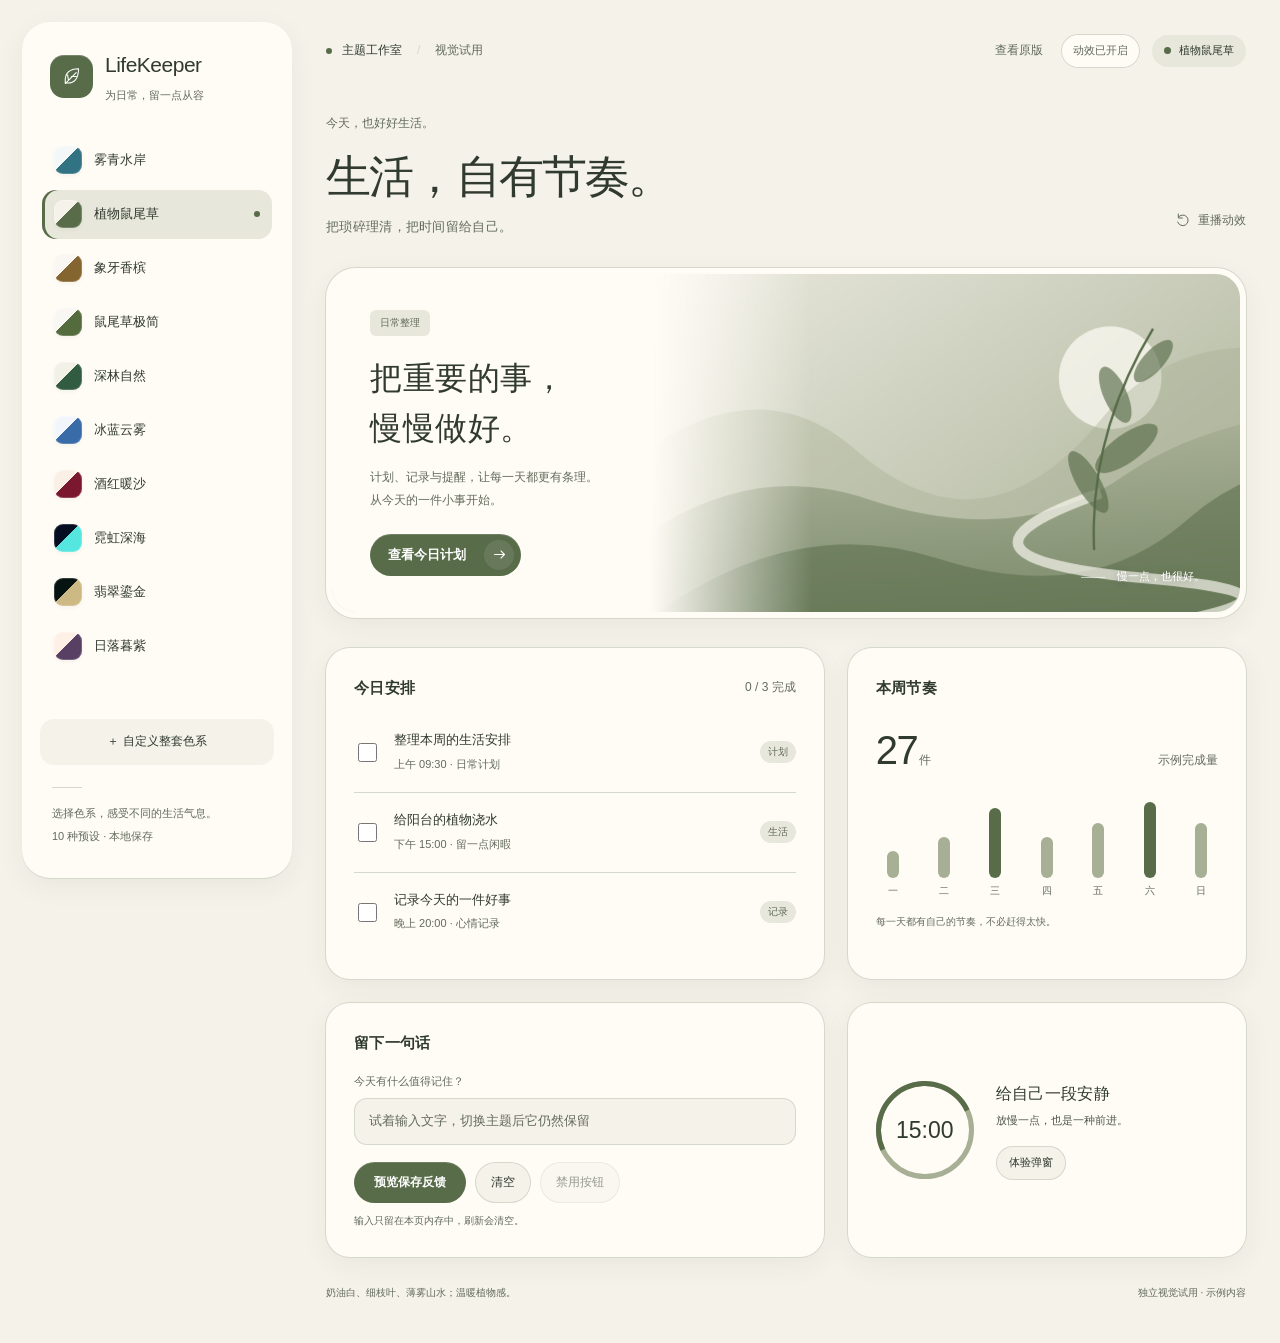
<file: studio-preview.html>
<!doctype html>
<html lang="zh-CN" data-ui-theme="botanical-sage"><head><meta charset="utf-8"><meta name="viewport" content="width=device-width,initial-scale=1"><title>LifeKeeper · 视觉与动效试用</title><meta name="description" content="十种主题与轻量动效的独立精修对比预览。"><style>
/* Proposed tokens, not pixel-extracted. Original illustration assets are not included. */
:root[data-ui-theme="mist-aqua"] {
  color-scheme: light;
  --ui-bg: #F3F7F8;
  --ui-surface: #FFFFFF;
  --ui-surface-muted: #E4EFF1;
  --ui-text: #263A40;
  --ui-text-secondary: #536A72;
  --ui-accent: #327383;
  --ui-on-accent: #FFFFFF;
  --ui-border: #C8DADD;
  --ui-decor: #91BDC5;
  --ui-focus: #327383;
  --ui-danger: #A62D3D;
  --ui-on-danger: #FFFFFF;
  --ui-success: #2E6543;
  --ui-warning: #805B17;
  --ui-radius-card: 20px;
  --ui-radius-control: 12px;
  --ui-shadow: 0 8px 28px rgba(40,55,40,.06);
  --ui-font-body: "Segoe UI", "Microsoft YaHei", sans-serif;
  --ui-font-display: "Segoe UI", "Microsoft YaHei", sans-serif;
  --ui-motion-fast: 160ms;
  --ui-motion-panel: 240ms;
  --ui-gradient-decor: linear-gradient(145deg, #FFFFFF, #91BDC5);
  --ui-chart-1: #327383;
  --ui-chart-2: #91BDC5;
  --ui-chart-3: #536A72;
  --ui-surface-immersive: #FFFFFF;
  --ui-on-immersive: #263A40;
  --ui-shadow-decor: none;
}

:root[data-ui-theme="botanical-sage"] {
  color-scheme: light;
  --ui-bg: #F5F2EA;
  --ui-surface: #FFFCF6;
  --ui-surface-muted: #E8E7DC;
  --ui-text: #303A2E;
  --ui-text-secondary: #626B5B;
  --ui-accent: #586C49;
  --ui-on-accent: #FFFFFF;
  --ui-border: #D5D9CB;
  --ui-decor: #A7AF94;
  --ui-focus: #586C49;
  --ui-danger: #A62D3D;
  --ui-on-danger: #FFFFFF;
  --ui-success: #2E6543;
  --ui-warning: #805B17;
  --ui-radius-card: 20px;
  --ui-radius-control: 12px;
  --ui-shadow: 0 8px 28px rgba(40,55,40,.06);
  --ui-font-body: "Segoe UI", "Microsoft YaHei", sans-serif;
  --ui-font-display: "Georgia", "STSong", "SimSun", serif;
  --ui-motion-fast: 160ms;
  --ui-motion-panel: 240ms;
  --ui-gradient-decor: linear-gradient(145deg, #FFFCF6, #A7AF94);
  --ui-chart-1: #586C49;
  --ui-chart-2: #A7AF94;
  --ui-chart-3: #626B5B;
  --ui-surface-immersive: #FFFCF6;
  --ui-on-immersive: #303A2E;
  --ui-shadow-decor: none;
}

:root[data-ui-theme="ivory-gold"] {
  color-scheme: light;
  --ui-bg: #FAF7F2;
  --ui-surface: #FFFFFF;
  --ui-surface-muted: #F1E9DA;
  --ui-text: #3C352B;
  --ui-text-secondary: #766650;
  --ui-accent: #84652F;
  --ui-on-accent: #FFFFFF;
  --ui-border: #E0D3BC;
  --ui-decor: #CBAF77;
  --ui-focus: #84652F;
  --ui-danger: #A62D3D;
  --ui-on-danger: #FFFFFF;
  --ui-success: #2E6543;
  --ui-warning: #805B17;
  --ui-radius-card: 20px;
  --ui-radius-control: 12px;
  --ui-shadow: 0 8px 28px rgba(40,55,40,.06);
  --ui-font-body: "Segoe UI", "Microsoft YaHei", sans-serif;
  --ui-font-display: "Georgia", "STSong", "SimSun", serif;
  --ui-motion-fast: 160ms;
  --ui-motion-panel: 240ms;
  --ui-gradient-decor: linear-gradient(145deg, #FFFFFF, #CBAF77);
  --ui-chart-1: #84652F;
  --ui-chart-2: #CBAF77;
  --ui-chart-3: #766650;
  --ui-surface-immersive: #FFFFFF;
  --ui-on-immersive: #3C352B;
  --ui-shadow-decor: none;
}

:root[data-ui-theme="sage-minimal"] {
  color-scheme: light;
  --ui-bg: #F8F7F3;
  --ui-surface: #FFFFFF;
  --ui-surface-muted: #EDEFE5;
  --ui-text: #30392D;
  --ui-text-secondary: #626D59;
  --ui-accent: #536B3D;
  --ui-on-accent: #FFFFFF;
  --ui-border: #D8DECD;
  --ui-decor: #A3B18A;
  --ui-focus: #536B3D;
  --ui-danger: #A62D3D;
  --ui-on-danger: #FFFFFF;
  --ui-success: #2E6543;
  --ui-warning: #805B17;
  --ui-radius-card: 16px;
  --ui-radius-control: 12px;
  --ui-shadow: 0 8px 28px rgba(40,55,40,.06);
  --ui-font-body: "Segoe UI", "Microsoft YaHei", sans-serif;
  --ui-font-display: "Segoe UI", "Microsoft YaHei", sans-serif;
  --ui-motion-fast: 160ms;
  --ui-motion-panel: 240ms;
  --ui-gradient-decor: linear-gradient(145deg, #FFFFFF, #A3B18A);
  --ui-chart-1: #536B3D;
  --ui-chart-2: #A3B18A;
  --ui-chart-3: #626D59;
  --ui-surface-immersive: #FFFFFF;
  --ui-on-immersive: #30392D;
  --ui-shadow-decor: none;
}

:root[data-ui-theme="forest-deep"] {
  color-scheme: light;
  --ui-bg: #F2F1E8;
  --ui-surface: #FCFBF5;
  --ui-surface-muted: #E2E7DC;
  --ui-text: #243C31;
  --ui-text-secondary: #536859;
  --ui-accent: #315C42;
  --ui-on-accent: #FFFFFF;
  --ui-border: #C9D4C7;
  --ui-decor: #779174;
  --ui-focus: #315C42;
  --ui-danger: #A62D3D;
  --ui-on-danger: #FFFFFF;
  --ui-success: #2E6543;
  --ui-warning: #805B17;
  --ui-radius-card: 20px;
  --ui-radius-control: 12px;
  --ui-shadow: 0 8px 28px rgba(40,55,40,.06);
  --ui-font-body: "Segoe UI", "Microsoft YaHei", sans-serif;
  --ui-font-display: "Georgia", "STSong", "SimSun", serif;
  --ui-motion-fast: 160ms;
  --ui-motion-panel: 240ms;
  --ui-gradient-decor: linear-gradient(145deg, #FCFBF5, #779174);
  --ui-chart-1: #315C42;
  --ui-chart-2: #779174;
  --ui-chart-3: #536859;
  --ui-surface-immersive: #203F32;
  --ui-on-immersive: #F7F4E9;
  --ui-shadow-decor: none;
}

:root[data-ui-theme="ice-blue"] {
  color-scheme: light;
  --ui-bg: #F2F6FC;
  --ui-surface: #FFFFFF;
  --ui-surface-muted: #E5EDF8;
  --ui-text: #293B54;
  --ui-text-secondary: #586D8A;
  --ui-accent: #386BA7;
  --ui-on-accent: #FFFFFF;
  --ui-border: #C9D8EA;
  --ui-decor: #8AAED5;
  --ui-focus: #386BA7;
  --ui-danger: #A62D3D;
  --ui-on-danger: #FFFFFF;
  --ui-success: #2E6543;
  --ui-warning: #805B17;
  --ui-radius-card: 20px;
  --ui-radius-control: 12px;
  --ui-shadow: 0 8px 28px rgba(40,55,40,.06);
  --ui-font-body: "Segoe UI", "Microsoft YaHei", sans-serif;
  --ui-font-display: "Segoe UI", "Microsoft YaHei", sans-serif;
  --ui-motion-fast: 160ms;
  --ui-motion-panel: 240ms;
  --ui-gradient-decor: linear-gradient(145deg, #FFFFFF, #8AAED5);
  --ui-chart-1: #386BA7;
  --ui-chart-2: #8AAED5;
  --ui-chart-3: #586D8A;
  --ui-surface-immersive: #FFFFFF;
  --ui-on-immersive: #293B54;
  --ui-shadow-decor: none;
}

:root[data-ui-theme="burgundy-sand"] {
  color-scheme: light;
  --ui-bg: #FAF0E5;
  --ui-surface: #FFFAF3;
  --ui-surface-muted: #F0E0CD;
  --ui-text: #4B252B;
  --ui-text-secondary: #795C51;
  --ui-accent: #7C1730;
  --ui-on-accent: #FFFFFF;
  --ui-border: #E3CDB7;
  --ui-decor: #C49865;
  --ui-focus: #7C1730;
  --ui-danger: #A62D3D;
  --ui-on-danger: #FFFFFF;
  --ui-success: #2E6543;
  --ui-warning: #805B17;
  --ui-radius-card: 20px;
  --ui-radius-control: 12px;
  --ui-shadow: 0 8px 28px rgba(40,55,40,.06);
  --ui-font-body: "Segoe UI", "Microsoft YaHei", sans-serif;
  --ui-font-display: "Georgia", "STSong", "SimSun", serif;
  --ui-motion-fast: 160ms;
  --ui-motion-panel: 240ms;
  --ui-gradient-decor: linear-gradient(145deg, #FFFAF3, #C49865);
  --ui-chart-1: #7C1730;
  --ui-chart-2: #C49865;
  --ui-chart-3: #795C51;
  --ui-surface-immersive: #FFFAF3;
  --ui-on-immersive: #4B252B;
  --ui-shadow-decor: none;
}

:root[data-ui-theme="neon-ocean"] {
  color-scheme: dark;
  --ui-bg: #050D20;
  --ui-surface: #101E37;
  --ui-surface-muted: #163350;
  --ui-text: #EDF6FF;
  --ui-text-secondary: #A6BDD7;
  --ui-accent: #56E6E0;
  --ui-on-accent: #052128;
  --ui-border: #315775;
  --ui-decor: #32CDEB;
  --ui-focus: #56E6E0;
  --ui-danger: #FFB4B4;
  --ui-on-danger: #271014;
  --ui-success: #A8E3BD;
  --ui-warning: #F3D695;
  --ui-radius-card: 20px;
  --ui-radius-control: 12px;
  --ui-shadow: 0 8px 28px rgba(0,0,0,.18);
  --ui-font-body: "Segoe UI", "Microsoft YaHei", sans-serif;
  --ui-font-display: "Segoe UI", "Microsoft YaHei", sans-serif;
  --ui-motion-fast: 160ms;
  --ui-motion-panel: 240ms;
  --ui-gradient-decor: linear-gradient(145deg, #101E37, #32CDEB);
  --ui-chart-1: #56E6E0;
  --ui-chart-2: #32CDEB;
  --ui-chart-3: #A6BDD7;
  --ui-surface-immersive: #101E37;
  --ui-on-immersive: #EDF6FF;
  --ui-shadow-decor: 0 0 32px rgba(50,205,235,.16);
}

:root[data-ui-theme="emerald-gold"] {
  color-scheme: dark;
  --ui-bg: #061310;
  --ui-surface: #102923;
  --ui-surface-muted: #183B30;
  --ui-text: #F2F2DC;
  --ui-text-secondary: #A9C1B0;
  --ui-accent: #CDB984;
  --ui-on-accent: #15251B;
  --ui-border: #376B57;
  --ui-decor: #61B991;
  --ui-focus: #CDB984;
  --ui-danger: #FFB4B4;
  --ui-on-danger: #271014;
  --ui-success: #A8E3BD;
  --ui-warning: #F3D695;
  --ui-radius-card: 20px;
  --ui-radius-control: 12px;
  --ui-shadow: 0 8px 28px rgba(0,0,0,.18);
  --ui-font-body: "Segoe UI", "Microsoft YaHei", sans-serif;
  --ui-font-display: "Georgia", "STSong", "SimSun", serif;
  --ui-motion-fast: 160ms;
  --ui-motion-panel: 240ms;
  --ui-gradient-decor: linear-gradient(145deg, #102923, #61B991);
  --ui-chart-1: #CDB984;
  --ui-chart-2: #61B991;
  --ui-chart-3: #A9C1B0;
  --ui-surface-immersive: #102923;
  --ui-on-immersive: #F2F2DC;
  --ui-shadow-decor: none;
}

:root[data-ui-theme="sunset-violet"] {
  color-scheme: light;
  --ui-bg: #FFF0E5;
  --ui-surface: #FFF8F1;
  --ui-surface-muted: #F7DDCE;
  --ui-text: #392F47;
  --ui-text-secondary: #795B68;
  --ui-accent: #574064;
  --ui-on-accent: #FFFFFF;
  --ui-border: #EBC6B5;
  --ui-decor: #D27C52;
  --ui-focus: #574064;
  --ui-danger: #A62D3D;
  --ui-on-danger: #FFFFFF;
  --ui-success: #2E6543;
  --ui-warning: #805B17;
  --ui-radius-card: 20px;
  --ui-radius-control: 12px;
  --ui-shadow: 0 8px 28px rgba(40,55,40,.06);
  --ui-font-body: "Segoe UI", "Microsoft YaHei", sans-serif;
  --ui-font-display: "Segoe UI", "Microsoft YaHei", sans-serif;
  --ui-motion-fast: 160ms;
  --ui-motion-panel: 240ms;
  --ui-gradient-decor: linear-gradient(145deg, #FFF8F1, #D27C52);
  --ui-chart-1: #574064;
  --ui-chart-2: #D27C52;
  --ui-chart-3: #795B68;
  --ui-surface-immersive: #30243D;
  --ui-on-immersive: #F7F4E9;
  --ui-shadow-decor: none;
}


*{box-sizing:border-box}body{margin:0;background:var(--ui-bg);color:var(--ui-text);font:15px/1.6 var(--ui-font-body)}button,input,select{font:inherit}button{cursor:pointer}button,input,select{color:inherit}button:focus-visible,input:focus-visible,select:focus-visible{outline:3px solid var(--ui-focus);outline-offset:4px}button{border:0}button:disabled{opacity:.5;cursor:not-allowed}button:hover:not(:disabled){filter:brightness(.96)}.layout{display:grid;grid-template-columns:280px minmax(0,1fr);min-height:100vh}.sidebar{background:var(--ui-surface);border-right:1px solid var(--ui-border);padding:28px 22px}.brand{display:flex;gap:12px;align-items:center;margin-bottom:28px}.logo{width:38px;height:38px;border-radius:12px;display:grid;place-items:center;background:var(--ui-accent);color:var(--ui-on-accent);font-size:25px}.brand strong{display:block;font-size:17px}.muted{color:var(--ui-text-secondary)}.small{font-size:12px}.theme-list{display:grid;gap:8px}.theme-button{width:100%;text-align:left;display:flex;gap:12px;align-items:center;background:transparent;border:1px solid transparent;padding:10px;border-radius:12px;min-height:55px}.theme-button[aria-pressed=true]{background:var(--ui-surface-muted);border-color:var(--ui-accent)}.swatch{width:36px;height:36px;border-radius:50%;flex:none;box-shadow:inset 0 0 0 1px #8883}.theme-button strong{font-size:13px;font-weight:600;display:block}.theme-button .small{font-size:10px}.sidebar-note{margin:24px 4px 0;padding-top:18px;border-top:1px solid var(--ui-border)}.content{padding:28px 42px 32px;max-width:1460px;width:100%;margin:auto}.top{display:flex;align-items:center;justify-content:space-between;margin-bottom:28px;gap:16px}.top p{margin:0}.pill{display:flex;align-items:center;gap:8px;padding:7px 13px;border:1px solid var(--ui-border);border-radius:30px;font-size:12px}.dot{height:7px;width:7px;border-radius:50%;background:var(--ui-accent)}h1,h2,p{margin-top:0}h1{font:500 clamp(28px,3vw,40px)/1.3 var(--ui-font-display);letter-spacing:-.5px;margin-bottom:8px}h2{font-size:17px;font-weight:600;margin-bottom:18px}.intro{margin-bottom:24px}.intro p{margin-bottom:0}.hero{position:relative;overflow:hidden;border-radius:26px;height:265px;background:var(--ui-surface-muted);margin-bottom:26px;border:1px solid var(--ui-border)}.landscape{position:absolute;inset:0;width:100%;height:100%;color:var(--ui-accent);background:var(--ui-gradient-decor)}.hero-copy{position:relative;width:55%;height:100%;display:flex;flex-direction:column;justify-content:center;padding:32px 36px;background:linear-gradient(90deg,var(--ui-surface) 0%,var(--ui-surface) 58%,transparent 100%)}.hero h2{font:500 28px/1.4 var(--ui-font-display);margin-bottom:10px}.hero p{font-size:13px;margin-bottom:18px;max-width:330px}.primary{background:var(--ui-accent);color:var(--ui-on-accent);border-radius:var(--ui-radius-control);padding:11px 20px;align-self:flex-start;font-weight:600}.secondary{border:1px solid var(--ui-border);background:var(--ui-surface);border-radius:var(--ui-radius-control);padding:10px 16px}.hero .primary{font-size:13px}.grid{display:grid;grid-template-columns:minmax(0,1.4fr) minmax(0,1fr);gap:22px}.panel{padding:24px;border-radius:var(--ui-radius-card);background:var(--ui-surface);border:1px solid var(--ui-border);box-shadow:var(--ui-shadow)}.section-head{display:flex;justify-content:space-between;align-items:center;margin-bottom:10px}.section-head h2{margin:0}.text-button{padding:5px;background:transparent;color:var(--ui-accent);font-size:12px}.task{display:flex;gap:12px;align-items:center;padding:16px 0;border-bottom:1px solid var(--ui-border)}.task:last-child{border-bottom:0}.task input{accent-color:var(--ui-accent);width:18px;height:18px;flex:none;cursor:pointer}.task label{flex:1;cursor:pointer}.task label strong{display:block;font-size:14px;font-weight:500}.task input:checked+label strong{text-decoration:line-through;color:var(--ui-text-secondary)}.tag{font-size:10px;border-radius:20px;padding:4px 9px;background:var(--ui-surface-muted);color:var(--ui-text-secondary)}.metrics{display:flex;justify-content:space-between;align-items:baseline}.big{font-size:32px;font-weight:500;font-variant-numeric:tabular-nums}.chart{display:flex;height:118px;gap:14px;align-items:flex-end;padding:8px 0 0;margin-bottom:12px}.column{flex:1;display:flex;align-items:center;flex-direction:column;gap:5px;height:100%;justify-content:flex-end}.bar{width:14px;border-radius:6px;background:var(--ui-chart-2)}.column:nth-child(3n) .bar{background:var(--ui-chart-1)}.column span{font-size:10px;color:var(--ui-text-secondary)}.chart-caption{font-size:11px;color:var(--ui-text-secondary);margin:0}.bottom-grid{margin-top:22px;display:grid;grid-template-columns:minmax(0,1.4fr) minmax(0,1fr);gap:22px}.form-label{display:block;font-size:12px;margin:0 0 7px}.input{background:var(--ui-bg);border:1px solid var(--ui-border);padding:11px 13px;border-radius:var(--ui-radius-control);width:100%;font-size:13px}.input::placeholder{color:var(--ui-text-secondary)}.actions{display:flex;gap:10px;margin-top:14px;flex-wrap:wrap}.actions button{font-size:12px}.immersive{background:var(--ui-surface-immersive);color:var(--ui-on-immersive);box-shadow:var(--ui-shadow-decor);position:relative;overflow:hidden;display:flex;align-items:center;gap:20px;min-height:196px}.ring{width:112px;height:112px;flex:none;border-radius:50%;border:6px solid var(--ui-decor);position:relative;display:grid;place-items:center;font-size:23px}.ring:before{content:'';position:absolute;inset:-6px;border:6px solid var(--ui-accent);border-right-color:transparent;border-bottom-color:transparent;border-radius:50%;transform:rotate(20deg)}.immersive h2{margin-bottom:6px}.immersive p{font-size:12px;opacity:.85}.immersive button{font-size:12px}.footer{display:flex;justify-content:space-between;gap:20px;margin-top:24px;font-size:11px;color:var(--ui-text-secondary)}.toast{position:fixed;bottom:28px;left:50%;transform:translateX(-50%);padding:12px 24px;border-radius:14px;background:var(--ui-accent);color:var(--ui-on-accent);box-shadow:var(--ui-shadow);z-index:10}.toast[hidden]{display:none}.art-variant{display:none}.landscape[data-art=plant] .plant,.landscape[data-art=flower] .flower,.landscape[data-art=forest] .forest,.landscape[data-art=ring] .rings,.landscape[data-art=crystal] .crystal,.landscape[data-art=cloud] .cloud,.landscape[data-art=sun] .sun{display:block}.landscape[data-art=ring] .mountains{opacity:.15}.landscape[data-art=crystal] .mountains{opacity:.5}.landscape[data-art=flower] .mountains{opacity:.2}.landscape[data-art=ring] .rings{filter:drop-shadow(0 0 10px var(--ui-decor))}.preview-note{font-size:11px;margin-top:10px}.theme-button{transition:background-color 160ms,filter 160ms}dialog{background:var(--ui-surface);color:var(--ui-text);border:1px solid var(--ui-border);border-radius:22px;padding:28px;width:min(450px,90vw);box-shadow:var(--ui-shadow)}dialog::backdrop{background:#0005}dialog p{font-size:14px}dialog .primary{float:right}button:active:not(:disabled){transform:translateY(1px)}@media(max-width:1100px){.content{padding:26px}.layout{grid-template-columns:235px minmax(0,1fr)}.sidebar{padding:25px 14px}.hero-copy{width:68%}.grid,.bottom-grid{grid-template-columns:1fr}.chart{height:130px}}@media(max-width:720px){.layout{display:block}.sidebar{border-right:0;border-bottom:1px solid var(--ui-border);padding:18px}.brand{margin-bottom:14px}.theme-list{display:flex;overflow:auto;gap:6px;padding:4px 4px 12px}.theme-button{min-width:158px;width:158px}.sidebar-note{display:none}.content{padding:22px 18px}.top{margin-bottom:20px}.hero{height:285px}.hero-copy{width:82%;padding:24px}.hero h2{font-size:25px}.footer{display:block}.footer span{display:block;margin-bottom:6px}.panel{padding:20px}.intro p{font-size:13px}}@media(prefers-reduced-motion:reduce){*,*:before,*:after{transition:none!important;animation:none!important}button:active:not(:disabled){transform:none}}

[hidden]{display:none!important}.custom-launch{width:100%;margin-top:14px;border:1px dashed var(--ui-border);padding:12px;border-radius:12px;background:var(--ui-surface-muted);font-weight:600;font-size:13px}.custom-launch[aria-pressed=true]{border-style:solid;border-color:var(--ui-accent)}.palette-editor{margin-bottom:24px;padding:24px;background:var(--ui-surface);border:1px solid var(--ui-border);border-radius:20px;box-shadow:var(--ui-shadow)}.palette-heading{display:flex;justify-content:space-between;align-items:flex-start;gap:16px;margin-bottom:20px}.palette-heading>button{white-space:nowrap;flex-shrink:0}.palette-heading h2{margin-bottom:5px;font-size:20px}.palette-heading p{margin:0;font-size:12px}.palette-controls{display:grid;grid-template-columns:repeat(3,minmax(0,1fr));gap:16px}.palette-field{display:flex;flex-direction:column;gap:7px;min-width:0;font-size:12px}.palette-color{display:flex;align-items:center;gap:10px;border:1px solid var(--ui-border);padding:8px;border-radius:12px;background:var(--ui-bg)}.palette-color input[type=color]{width:40px;height:36px;padding:0;border:0;background:transparent;cursor:pointer;flex:none}.palette-color input[type=text]{background:transparent;border:0;min-width:0;width:100%;font:13px/1.5 var(--ui-font-body);color:var(--ui-text);padding:5px}.palette-color input[aria-invalid=true]{outline:2px solid var(--ui-danger);border-radius:5px}.palette-editor select{width:100%;padding:10px;border-radius:10px;border:1px solid var(--ui-border);background:var(--ui-bg)}.palette-range{width:100%;accent-color:var(--ui-accent);min-height:39px;margin:0}.palette-sample{height:42px;background:var(--ui-gradient-decor);border-radius:10px;border:1px solid var(--ui-border);margin-top:16px}.palette-feedback{margin:12px 0 0;font-size:12px;color:var(--ui-text-secondary)}.palette-feedback.error{color:var(--ui-danger)}.palette-actions{display:flex;align-items:center;gap:10px;flex-wrap:wrap;margin-top:18px}.palette-actions button{font-size:12px}.palette-help{font-size:11px;color:var(--ui-text-secondary);margin:12px 0 0}@media(max-width:720px){.custom-launch{margin-top:3px;padding:9px}.palette-editor{padding:18px}.palette-controls{grid-template-columns:repeat(2,minmax(0,1fr));gap:12px}.palette-field.angle-field{grid-column:1/-1}.palette-color{gap:5px;padding:6px}.palette-color input[type=color]{width:30px;height:34px}.palette-color input[type=text]{font-size:12px}.palette-heading h2{font-size:18px}}


/* Independent visual trial; preset palette values and existing interaction code stay intact. */
:root{--studio-ease:cubic-bezier(.22,.78,.22,1)}
body{background:var(--ui-bg);-webkit-font-smoothing:antialiased}
.skip-link{position:fixed;top:10px;left:10px;transform:translateY(-150%);z-index:20;padding:10px 16px;background:var(--ui-accent);color:var(--ui-on-accent);border-radius:12px}.skip-link:focus{transform:none}
.layout{grid-template-columns:270px minmax(0,1fr);gap:22px;padding:22px;max-width:1740px;margin:auto;min-height:100dvh}
.sidebar{position:sticky;top:22px;height:calc(100dvh - 44px);max-height:1040px;display:flex;flex-direction:column;min-height:0;border:0;border-radius:28px;padding:26px 18px;background:var(--ui-surface);box-shadow:0 1px 0 var(--ui-border),var(--ui-shadow)}
.brand{padding:0 10px 24px;margin:0;gap:12px}.brand strong{font-family:"Bahnschrift","Segoe UI",sans-serif;font-size:21px;font-weight:500;letter-spacing:-.5px}.brand .small{font-size:11px}.logo{border-radius:14px;width:43px;height:43px;box-shadow:inset 0 1px 0 #ffffff30}.theme-list{flex:1;overflow-y:auto;min-height:80px;gap:5px;padding:6px 2px;align-content:start;scrollbar-width:thin}.theme-button{min-height:49px;padding:10px 12px;border:0;border-radius:14px;position:relative;transition:transform 260ms var(--studio-ease),box-shadow 260ms var(--studio-ease)}.theme-button .small{display:none}.theme-button strong{font-size:13px;font-weight:500}.theme-button .swatch{height:28px;width:28px;border-radius:9px;box-shadow:inset 0 0 0 1px #ffffff30,0 2px 4px #0000000a}.theme-button[aria-pressed=true]{background:var(--ui-surface-muted);box-shadow:inset 3px 0 0 var(--ui-accent)}.theme-button[aria-pressed=true]:after{content:'';margin-left:auto;height:6px;width:6px;border-radius:50%;background:var(--ui-accent)}
.custom-launch{font-size:12px;font-weight:500;background:var(--ui-bg);border:0;border-radius:14px;min-height:46px;flex:none;margin-top:18px}.custom-launch[aria-pressed=true]{box-shadow:inset 0 0 0 1px var(--ui-accent)}.sidebar-note{padding:18px 8px 0;margin-top:22px;flex:none;border:0;position:relative}.sidebar-note:before{content:'';position:absolute;top:0;left:8px;width:30px;height:1px;background:var(--ui-border)}.sidebar-note p{font-size:11px;margin-bottom:6px}
.content{padding:12px 12px 20px;max-width:1260px;margin:0 auto}.top{margin-bottom:46px;flex-wrap:wrap;gap:12px}.studio-breadcrumb{display:flex;align-items:center;gap:10px;font-size:12px;white-space:nowrap}.breadcrumb-dot{width:6px;height:6px;border-radius:50%;background:var(--ui-accent)}.breadcrumb-divider{color:var(--ui-border);margin:0 5px}.studio-tools{display:flex;gap:18px;align-items:center;margin-left:auto}.compare-link{color:var(--ui-text-secondary);text-decoration:none;font-size:12px}.compare-link:hover{text-decoration:underline;text-underline-offset:4px}.motion-toggle{font-size:11px;border-radius:24px;padding:8px 12px;background:var(--ui-surface);color:var(--ui-text-secondary);border:0;box-shadow:inset 0 0 0 1px var(--ui-border)}.top .pill{font-size:11px;padding:7px 12px;border:0;background:var(--ui-surface-muted)}
.intro{display:flex;align-items:flex-end;justify-content:space-between;margin-bottom:30px;gap:18px}.intro-note{font-size:12px;color:var(--ui-text-secondary);margin-bottom:13px!important}.intro h1{font-family:var(--ui-font-body);font-size:clamp(32px,3.5vw,49px);font-weight:450;letter-spacing:-1.8px;line-height:1.35;margin-bottom:11px}.intro .muted{font-size:13px;letter-spacing:.3px}.replay-button{display:flex;align-items:center;gap:7px;flex:none;background:transparent;color:var(--ui-text-secondary);padding:8px 0;font-size:12px;border-radius:6px}
.hero{height:350px;border-radius:30px;background:var(--ui-surface);border:6px solid var(--ui-surface);box-shadow:0 0 0 1px var(--ui-border),var(--ui-shadow);isolation:isolate;margin-bottom:30px}.landscape{transition:transform 650ms var(--studio-ease);transform:translate3d(var(--scene-x,0px),var(--scene-y,0px),0) scale(1.035)}.hero-copy{padding:36px 38px;width:53%;background:linear-gradient(90deg,var(--ui-surface) 0%,var(--ui-surface) 66%,transparent 100%)}.hero-category{display:inline-flex;align-self:flex-start;padding:5px 10px;border-radius:6px;background:var(--ui-surface-muted);font-size:10px;color:var(--ui-text-secondary);margin-bottom:18px}.hero h2{font:500 clamp(26px,2.5vw,36px)/1.55 var(--ui-font-display);letter-spacing:.5px;margin-bottom:13px;text-wrap:balance}.hero p{font-size:12px;line-height:1.9;max-width:300px;margin-bottom:22px}.primary{border-radius:50px;padding:11px 20px;font-size:12px;box-shadow:inset 0 1px 0 #ffffff25}.secondary{border-radius:50px;font-size:12px;padding:10px 16px;background:var(--ui-bg);border:0;box-shadow:inset 0 0 0 1px var(--ui-border)}.hero-action{display:flex;align-items:center;gap:18px;padding:7px 7px 7px 18px;min-height:42px}.button-icon{display:grid;place-items:center;width:30px;height:30px;border-radius:50%;background:#ffffff18;transition:transform 350ms var(--studio-ease)}.scene-caption{position:absolute;right:35px;bottom:26px;display:flex;align-items:center;gap:12px;font-size:11px;color:var(--ui-on-accent);text-shadow:0 1px 8px #0005;pointer-events:none}.scene-line{width:24px;height:1px;background:currentColor;opacity:.6}
.grid{grid-template-columns:minmax(0,1.25fr) minmax(0,1fr);gap:24px}.bottom-grid{grid-template-columns:minmax(0,1.25fr) minmax(0,1fr);gap:24px;margin-top:24px}.panel{border:0;padding:28px;border-radius:24px;box-shadow:inset 0 1px 0 #ffffff10,0 0 0 1px var(--ui-border),var(--ui-shadow)}.panel h2{font-size:15px;font-weight:600;letter-spacing:.3px}.section-head{margin-bottom:13px}.task{gap:14px;padding:17px 0}.task strong{font-size:13px!important}.task .small{font-size:11px;line-height:1.9}.task .tag{padding:3px 8px;font-size:10px}.task input{height:19px;width:19px}.big{font-family:"Bahnschrift",var(--ui-font-body);font-size:40px;letter-spacing:-1.4px;font-weight:400}.chart{gap:18px;height:105px;margin:12px 0 15px}.bar{width:12px;border-radius:6px;transform-origin:center bottom}.chart-caption{font-size:10px}.input{padding:13px 15px;border-radius:13px;background:var(--ui-bg);border:0;box-shadow:inset 0 0 0 1px var(--ui-border);min-height:45px}.form-label{font-size:11px}.actions{margin-top:17px;gap:9px}.preview-note{font-size:10px;margin-bottom:0}.ring{height:98px;width:98px;border-width:5px;font-size:23px}.ring:before{inset:-5px;border-width:5px}.immersive{gap:22px;background:var(--ui-surface-immersive);min-height:200px}.immersive h2{font-size:16px;font-weight:500}.immersive p{font-size:11px;margin-bottom:16px}.immersive .secondary{padding:8px 13px;font-size:11px}.footer{margin-top:28px;font-size:10px}.palette-editor{border:6px solid var(--ui-surface-muted);padding:24px;border-radius:26px;box-shadow:0 0 0 1px var(--ui-border),var(--ui-shadow)}.palette-heading h2{font-size:18px}.palette-editor .primary,.palette-editor .secondary{font-size:11px}.palette-sample{border:0;height:48px;border-radius:14px}.palette-color{border:0;box-shadow:inset 0 0 0 1px var(--ui-border)}.palette-feedback{font-size:11px}.palette-help{line-height:1.8}dialog{padding:30px;border:6px solid var(--ui-surface-muted);border-radius:28px;box-shadow:var(--ui-shadow)}dialog h2{font-size:19px}dialog p{line-height:1.9;font-size:13px}
button{transition:transform 240ms var(--studio-ease),box-shadow 240ms var(--studio-ease),opacity 200ms var(--studio-ease)}button:hover:not(:disabled){filter:none}button:active:not(:disabled){transform:scale(.975)}.toast{border-radius:50px;font-size:12px}
@media(hover:hover) and (pointer:fine){.theme-button:hover{transform:translateX(3px)}.hero-action:hover .button-icon{transform:translateX(2px)}.primary:hover:not(:disabled){box-shadow:inset 0 1px 0 #ffffff35,0 5px 15px color-mix(in srgb,var(--ui-accent) 18%,transparent)}.secondary:hover:not(:disabled){transform:translateY(-2px)}.replay-button:hover svg{transform:rotate(-25deg)}.replay-button svg{transition:transform 300ms var(--studio-ease)}}
:root[data-studio-motion=off] *,:root[data-studio-motion=off] *:before,:root[data-studio-motion=off] *:after{animation:none!important;transition:none!important;scroll-behavior:auto!important}:root[data-studio-motion=off] .landscape{transform:none!important}:root[data-studio-motion=off] button:hover,:root[data-studio-motion=off] button:active,:root[data-studio-motion=off] .button-icon,:root[data-studio-motion=off] .replay-button svg{transform:none!important}
@media(max-width:1150px){.layout{grid-template-columns:232px minmax(0,1fr);gap:18px;padding:18px}.sidebar{top:18px;height:calc(100dvh - 36px);padding:22px 12px}.content{padding:10px 4px 20px}.top{gap:10px;margin-bottom:34px}.studio-tools{gap:12px}.top .pill{display:none}.hero{height:340px}.hero-copy{width:65%;padding:28px}.grid,.bottom-grid{grid-template-columns:1fr 1fr;gap:18px}.panel{padding:22px}.immersive{flex-direction:column;align-items:flex-start;gap:14px}.immersive .ring{height:72px;width:72px;font-size:18px}.chart{gap:11px}}
@media(max-width:800px){.grid,.bottom-grid{grid-template-columns:1fr}.immersive{flex-direction:row;align-items:center}.hero-copy{width:75%}}
@media(max-width:720px){.layout{display:block;padding:0;min-height:100dvh}.sidebar{position:static;height:auto;max-height:none;border-radius:0;padding:20px 18px 15px;box-shadow:0 1px 0 var(--ui-border)}.brand{padding:0 0 18px}.brand strong{font-size:22px}.theme-list{display:flex;overflow-x:auto;overflow-y:hidden;min-height:0;flex:none;gap:8px;padding:2px 1px 10px;scrollbar-width:thin}.theme-button{width:auto;min-width:140px;min-height:44px;flex:none;padding:9px 12px}.theme-button strong{font-size:12px}.theme-button .swatch{height:25px;width:25px;border-radius:8px}.theme-button[aria-pressed=true]:after{display:none}.custom-launch{margin-top:4px;min-height:42px}.content{padding:22px 18px 26px}.top{margin-bottom:30px;gap:8px;align-items:center}.studio-breadcrumb{font-size:11px;gap:6px}.breadcrumb-divider{margin:0 2px}.studio-tools{gap:10px}.compare-link{font-size:11px}.motion-toggle{font-size:10px;padding:6px 9px}.intro{margin-bottom:25px;gap:10px}.intro h1{font-size:34px;letter-spacing:-1.2px}.intro-note{font-size:11px;margin-bottom:10px!important}.intro .muted{font-size:12px}.replay-button{font-size:11px;align-self:flex-start;margin-top:5px;gap:5px}.hero{height:365px;border-width:5px;border-radius:25px;margin-bottom:25px}.hero-copy{width:80%;padding:25px 22px;background:linear-gradient(90deg,var(--ui-surface) 0%,var(--ui-surface) 68%,transparent 100%)}.hero h2{font-size:27px;line-height:1.6;letter-spacing:.1px}.hero p{font-size:11px;max-width:205px}.hero-category{margin-bottom:15px}.scene-caption{right:22px;bottom:17px;font-size:10px}.grid,.bottom-grid{gap:20px}.bottom-grid{margin-top:20px}.panel{padding:23px;border-radius:22px}.chart{height:120px;gap:20px}.bar{width:13px}.immersive{min-height:170px;gap:20px}.immersive .ring{width:87px;height:87px;font-size:21px}.palette-editor{padding:17px;border-width:4px;border-radius:22px}.palette-controls{gap:12px}.palette-heading h2{font-size:17px}.footer{margin-top:24px;font-size:10px}.sidebar-note{display:none}}
@media(max-width:370px){.studio-breadcrumb .muted{display:none}.intro h1{font-size:30px}.replay-button{font-size:10px}.hero-copy{width:86%;padding:20px}.hero h2{font-size:24px}}
@media(prefers-reduced-motion:reduce){.landscape,.button-icon,.replay-button svg,button:active:not(:disabled),button:hover{transform:none!important}*,*:before,*:after{animation:none!important;transition:none!important;scroll-behavior:auto!important}}


@media(max-width:720px){.hero{height:auto;min-height:440px}.hero-copy{width:100%;padding:24px 24px 164px;background:linear-gradient(180deg,var(--ui-surface) 0%,var(--ui-surface) 66%,transparent 100%)}.hero h2{font-size:27px;line-height:1.45;margin-bottom:12px}.hero p{max-width:265px;font-size:11px;margin-bottom:18px}.hero-category{margin-bottom:15px}.landscape{top:auto;bottom:0;height:195px}.scene-caption{bottom:16px;right:22px}.hero-action{position:relative;z-index:1}}
</style></head><body><a class="skip-link" href="#studio-main">跳到主内容</a><div class="layout"><aside class="sidebar"><div class="brand"><div class="logo" aria-hidden="true"><svg width="25" height="25" viewBox="0 0 32 32" fill="none" aria-hidden="true"><path d="M8 24C7 11 14 6 25 6c0 12-5 20-17 18ZM8 25 22 11M12 20l-1-6m5 2h6" stroke="currentColor" stroke-width="1.4" stroke-linecap="round" stroke-linejoin="round"/></svg></div><div><strong>LifeKeeper</strong><span class="muted small">为日常，留一点从容</span></div></div><nav class="theme-list" aria-label="选择主题" id="theme-list"></nav><button type="button" class="custom-launch" id="custom-launch" aria-controls="palette-editor" aria-expanded="false" aria-pressed="false">＋ 自定义整套色系</button><div class="sidebar-note"><p class="small muted">选择色系，感受不同的生活气息。</p><p class="small muted">10 种预设 · 本地保存</p></div></aside><main class="content" id="studio-main"><header class="top"><div class="studio-breadcrumb"><span class="breadcrumb-dot"></span>主题工作室<span class="breadcrumb-divider">/</span><span class="muted">视觉试用</span></div><div class="studio-tools"><a href="index.html" class="compare-link">查看原版</a><button type="button" class="motion-toggle" id="motion-toggle" aria-pressed="true">动效已开启</button></div><div class="pill"><span class="dot"></span><span id="theme-name">植物鼠尾草</span></div></header><section class="intro"><div><p class="intro-note">今天，也好好生活。</p><h1>生活，自有节奏。</h1><p class="muted">把琐碎理清，把时间留给自己。</p></div><button type="button" class="replay-button" id="replay-motion"><svg viewBox="0 0 24 24" width="16" height="16" fill="none" aria-hidden="true"><path d="M5 8a8 8 0 1 1-1 7M5 3v6h6" stroke="currentColor" stroke-width="1.5" stroke-linecap="round" stroke-linejoin="round"/></svg>重播动效</button></section><section class="palette-editor" id="palette-editor" aria-labelledby="palette-title" hidden><div class="palette-heading"><div><h2 id="palette-title">调出自己的色系</h2><p class="muted">选喜欢的颜色，让背景、按钮与图表协调起来。</p></div><button type="button" class="text-button" id="close-palette">收起编辑器</button></div><div class="palette-controls"><label class="palette-field">起点色<span class="palette-color"><input type="color" id="palette-color-0" aria-label="起点色取色器" value="#E8E6D5"><input type="text" id="palette-hex-0" aria-label="起点色 HEX" value="#E8E6D5" maxlength="7" spellcheck="false" autocomplete="off"></span></label><label class="palette-field"><span id="second-color-label">过渡色</span><span class="palette-color"><input type="color" id="palette-color-1" aria-label="过渡色取色器" value="#97B28D"><input type="text" id="palette-hex-1" aria-label="过渡色 HEX" value="#97B28D" maxlength="7" spellcheck="false" autocomplete="off"></span></label><label class="palette-field" id="third-color-field">终点色<span class="palette-color"><input type="color" id="palette-color-2" aria-label="终点色取色器" value="#42634A"><input type="text" id="palette-hex-2" aria-label="终点色 HEX" value="#42634A" maxlength="7" spellcheck="false" autocomplete="off"></span></label><label class="palette-field">渐变颜色数量<select id="palette-count"><option value="2">双色渐变</option><option value="3" selected>三色渐变</option></select></label><label class="palette-field">界面底色<select id="palette-mode"><option value="light">浅色</option><option value="dark">深色</option></select></label><label class="palette-field angle-field"><span>渐变方向 <output id="palette-angle-value" for="palette-angle">145°</output></span><input type="range" id="palette-angle" min="0" max="360" step="1" value="145" aria-label="渐变方向"></label></div><div class="palette-sample" role="img" aria-label="自定义渐变草稿"></div><p class="palette-help">这里只展示渐变草稿；点击“确定预览”后，才会改变页面、按钮和图表。</p><div class="palette-actions"><button type="button" class="primary" id="confirm-palette">确定预览</button><button type="button" class="secondary" id="save-palette" disabled>保存到本机</button><button type="button" class="secondary" id="reset-palette">恢复默认配色</button></div><p class="palette-feedback" id="palette-feedback" role="status">先调颜色，再确定预览；满意后保存到当前浏览器，无需登录。</p></section><section class="hero"><svg class="landscape" data-art="plant" id="landscape" aria-hidden="true" viewBox="0 0 1000 300" preserveAspectRatio="xMidYMid slice"><defs><linearGradient id="terrain" x1="0" y1="0" x2="0" y2="1"><stop offset="0" stop-color="var(--ui-decor)"/><stop offset="1" stop-color="var(--ui-accent)"/></linearGradient><radialGradient id="light"><stop stop-color="var(--ui-surface)"/><stop offset="1" stop-color="var(--ui-decor)"/></radialGradient></defs><g class="mountains"><circle cx="778" cy="94" r="44" fill="var(--ui-surface)" opacity=".72"/><path d="M300 230 Q450 60 560 156 T770 130 T1080 125 V320 H300Z" fill="var(--ui-decor)" opacity=".4"/><path d="M320 280 Q440 155 570 198 T790 178 T1050 118 V320 H320Z" fill="url(#terrain)" opacity=".65"/><path d="M370 310 Q500 207 630 249 T845 215 T1100 169 V320Z" fill="currentColor" opacity=".55"/><path d="M770 193 Q610 249 810 266 T723 320" fill="none" stroke="var(--ui-surface)" stroke-width="9" opacity=".65"/></g><g class="art-variant plant" transform="translate(805 50) rotate(12)"><path d="M0 196 Q-25 100 10 0" stroke="currentColor" fill="none" stroke-width="2"/><g fill="currentColor" opacity=".65"><ellipse cx="-17" cy="140" rx="10" ry="30" transform="rotate(-42 -17 140)"/><ellipse cx="9" cy="105" rx="12" ry="32" transform="rotate(42 9 105)"/><ellipse cx="-10" cy="62" rx="10" ry="26" transform="rotate(-36 -10 62)"/><ellipse cx="16" cy="27" rx="9" ry="23" transform="rotate(30 16 27)"/></g></g><g class="art-variant flower" transform="translate(810 145)" fill="currentColor" opacity=".35"><ellipse rx="25" ry="62" transform="rotate(-45)"/><ellipse rx="25" ry="62" transform="rotate(45)"/><ellipse rx="25" ry="62"/><ellipse rx="25" ry="62" transform="rotate(90)"/></g><g class="art-variant forest" fill="currentColor" opacity=".75"><path d="M660 238 l25 -80 25 80h-18v28h-14v-28z M900 247 l32 -115 32 115h-25v45h-15v-45z M860 242 l24 -90 24 90h-16v26h-15v-26z"/></g><g class="art-variant rings" fill="none" stroke="var(--ui-accent)"><circle cx="795" cy="145" r="86" stroke-width="6"/><circle cx="795" cy="145" r="103" stroke-width="1" opacity=".5"/><circle cx="795" cy="145" r="73" stroke-width="1" opacity=".65"/></g><g class="art-variant crystal" transform="translate(794 75)"><path d="M0 0 48 38 58 108 8 157 -46 117 -38 48Z" fill="var(--ui-decor)"/><path d="M0 0 10 66 -46 117 -38 48Z" fill="currentColor"/><path d="M10 66 48 38 58 108 8 157Z" fill="var(--ui-accent)"/><path d="M0 0 10 66 48 38 M10 66 8 157 M10 66 -46 117" stroke="var(--ui-on-accent)" opacity=".6" fill="none"/></g><g class="art-variant cloud" fill="var(--ui-surface)" opacity=".55"><ellipse cx="770" cy="160" rx="68" ry="18"/><ellipse cx="810" cy="142" rx="38" ry="26"/><ellipse cx="877" cy="112" rx="60" ry="12"/></g><g class="art-variant sun"><circle cx="778" cy="96" r="47" fill="url(#light)"/><circle cx="778" cy="96" r="46" fill="none" stroke="var(--ui-decor)"/></g></svg><div class="hero-copy"><span class="hero-category">日常整理</span><h2>把重要的事，<br>慢慢做好。</h2><p class="muted">计划、记录与提醒，让每一天都更有条理。<br>从今天的一件小事开始。</p><button class="primary hero-action" id="open-preview"><span>查看今日计划</span><span class="button-icon" aria-hidden="true"><svg width="17" height="17" viewBox="0 0 24 24" fill="none"><path d="M5 12h14m-5-5 5 5-5 5" stroke="currentColor" stroke-width="1.5" stroke-linecap="round" stroke-linejoin="round"/></svg></span></button></div><div class="scene-caption" aria-hidden="true"><span class="scene-line"></span><span>慢一点，也很好。</span></div></section><div class="grid"><section class="panel"><div class="section-head"><h2>今日安排</h2><span class="muted small" id="task-count">0 / 3 完成</span></div><div class="task"><input id="t1" type="checkbox"><label for="t1"><strong>整理本周的生活安排</strong><span class="muted small">上午 09:30 · 日常计划</span></label><span class="tag">计划</span></div><div class="task"><input id="t2" type="checkbox"><label for="t2"><strong>给阳台的植物浇水</strong><span class="muted small">下午 15:00 · 留一点闲暇</span></label><span class="tag">生活</span></div><div class="task"><input id="t3" type="checkbox"><label for="t3"><strong>记录今天的一件好事</strong><span class="muted small">晚上 20:00 · 心情记录</span></label><span class="tag">记录</span></div></section><section class="panel"><h2>本周节奏</h2><div class="metrics"><span class="big">27<span class="small muted"> 件</span></span><span class="muted small">示例完成量</span></div><div class="chart" role="img" aria-label="周一至周日完成量示例：2、3、5、3、4、6、4"><div class="column"><div class="bar" style="height:28%"></div><span>一</span></div><div class="column"><div class="bar" style="height:42%"></div><span>二</span></div><div class="column"><div class="bar" style="height:72%"></div><span>三</span></div><div class="column"><div class="bar" style="height:42%"></div><span>四</span></div><div class="column"><div class="bar" style="height:57%"></div><span>五</span></div><div class="column"><div class="bar" style="height:85%"></div><span>六</span></div><div class="column"><div class="bar" style="height:57%"></div><span>日</span></div></div><p class="chart-caption">每一天都有自己的节奏，不必赶得太快。</p></section></div><div class="bottom-grid"><section class="panel"><h2>留下一句话</h2><label class="form-label muted" for="note">今天有什么值得记住？</label><input class="input" id="note" placeholder="试着输入文字，切换主题后它仍然保留" maxlength="200"><div class="actions"><button class="primary" id="save-note">预览保存反馈</button><button class="secondary" id="clear-note">清空</button><button class="secondary" disabled>禁用按钮</button></div><p class="muted preview-note">输入只留在本页内存中，刷新会清空。</p></section><section class="panel immersive"><div class="ring" aria-hidden="true">15:00</div><div><h2>给自己一段安静</h2><p>放慢一点，也是一种前进。</p><button class="secondary" id="quiet-preview">体验弹窗</button></div></section></div><footer class="footer"><span id="theme-description"></span><span>独立视觉试用 · 示例内容</span></footer></main></div><div class="toast" role="status" hidden id="toast"></div><dialog id="preview-dialog"><h2>主题效果预览</h2><p>这里可以查看弹窗、按钮与遮罩的效果。切换主题只改变样式，你输入的文字和勾选项仍会保留。</p><button class="primary" id="close-dialog">关闭</button></dialog><script>
const themes=[
  {
    "id": "mist-aqua",
    "name": "雾青水岸",
    "version": 1,
    "description": "水岸晨光、雾青山层、柔光球体；清凉轻盈。",
    "motif": "水岸层叠与圆形柔光",
    "family": "aqua",
    "colorScheme": "light",
    "tokens": {
      "bg": "#F3F7F8",
      "surface": "#FFFFFF",
      "surface-muted": "#E4EFF1",
      "text": "#263A40",
      "text-secondary": "#536A72",
      "accent": "#327383",
      "on-accent": "#FFFFFF",
      "border": "#C8DADD",
      "decor": "#91BDC5",
      "focus": "#327383",
      "danger": "#A62D3D",
      "on-danger": "#FFFFFF",
      "success": "#2E6543",
      "warning": "#805B17",
      "radius-card": "20px",
      "radius-control": "12px",
      "shadow": "0 8px 28px rgba(40,55,40,.06)",
      "font-body": "\"Segoe UI\", \"Microsoft YaHei\", sans-serif",
      "font-display": "\"Segoe UI\", \"Microsoft YaHei\", sans-serif",
      "motion-fast": "160ms",
      "motion-panel": "240ms",
      "gradient-decor": "linear-gradient(145deg, #FFFFFF, #91BDC5)",
      "chart-1": "#327383",
      "chart-2": "#91BDC5",
      "chart-3": "#536A72",
      "surface-immersive": "#FFFFFF",
      "on-immersive": "#263A40",
      "shadow-decor": "none"
    },
    "status": "proposed-tokens-not-pixel-extracted",
    "chartColors": [
      "#327383",
      "#91BDC5",
      "#536A72"
    ],
    "assetStatus": "original-svg-demo-only-no-source-screenshots",
    "assetSlots": {
      "hero": "水岸层叠与圆形柔光",
      "emptyState": "同一视觉主题的简化原创装饰",
      "status": "使用产品原有图标，不复制参考品牌"
    },
    "immersiveStatus": "proposed-surface-pair-full-component-states-unverified",
    "preview": "../../../index.html"
  },
  {
    "id": "botanical-sage",
    "name": "植物鼠尾草",
    "version": 1,
    "description": "奶油白、细枝叶、薄雾山水；温暖植物感。",
    "motif": "细枝叶与淡色山水",
    "family": "sage",
    "colorScheme": "light",
    "tokens": {
      "bg": "#F5F2EA",
      "surface": "#FFFCF6",
      "surface-muted": "#E8E7DC",
      "text": "#303A2E",
      "text-secondary": "#626B5B",
      "accent": "#586C49",
      "on-accent": "#FFFFFF",
      "border": "#D5D9CB",
      "decor": "#A7AF94",
      "focus": "#586C49",
      "danger": "#A62D3D",
      "on-danger": "#FFFFFF",
      "success": "#2E6543",
      "warning": "#805B17",
      "radius-card": "20px",
      "radius-control": "12px",
      "shadow": "0 8px 28px rgba(40,55,40,.06)",
      "font-body": "\"Segoe UI\", \"Microsoft YaHei\", sans-serif",
      "font-display": "\"Georgia\", \"STSong\", \"SimSun\", serif",
      "motion-fast": "160ms",
      "motion-panel": "240ms",
      "gradient-decor": "linear-gradient(145deg, #FFFCF6, #A7AF94)",
      "chart-1": "#586C49",
      "chart-2": "#A7AF94",
      "chart-3": "#626B5B",
      "surface-immersive": "#FFFCF6",
      "on-immersive": "#303A2E",
      "shadow-decor": "none"
    },
    "status": "proposed-tokens-not-pixel-extracted",
    "chartColors": [
      "#586C49",
      "#A7AF94",
      "#626B5B"
    ],
    "assetStatus": "original-svg-demo-only-no-source-screenshots",
    "assetSlots": {
      "hero": "细枝叶与淡色山水",
      "emptyState": "同一视觉主题的简化原创装饰",
      "status": "使用产品原有图标，不复制参考品牌"
    },
    "immersiveStatus": "proposed-surface-pair-full-component-states-unverified",
    "preview": "../../../index.html"
  },
  {
    "id": "ivory-gold",
    "name": "象牙香槟",
    "version": 1,
    "description": "象牙白、香槟金、沙丘和白色球体；克制精致。",
    "motif": "沙丘切面与细金环",
    "family": "gold",
    "colorScheme": "light",
    "tokens": {
      "bg": "#FAF7F2",
      "surface": "#FFFFFF",
      "surface-muted": "#F1E9DA",
      "text": "#3C352B",
      "text-secondary": "#766650",
      "accent": "#84652F",
      "on-accent": "#FFFFFF",
      "border": "#E0D3BC",
      "decor": "#CBAF77",
      "focus": "#84652F",
      "danger": "#A62D3D",
      "on-danger": "#FFFFFF",
      "success": "#2E6543",
      "warning": "#805B17",
      "radius-card": "20px",
      "radius-control": "12px",
      "shadow": "0 8px 28px rgba(40,55,40,.06)",
      "font-body": "\"Segoe UI\", \"Microsoft YaHei\", sans-serif",
      "font-display": "\"Georgia\", \"STSong\", \"SimSun\", serif",
      "motion-fast": "160ms",
      "motion-panel": "240ms",
      "gradient-decor": "linear-gradient(145deg, #FFFFFF, #CBAF77)",
      "chart-1": "#84652F",
      "chart-2": "#CBAF77",
      "chart-3": "#766650",
      "surface-immersive": "#FFFFFF",
      "on-immersive": "#3C352B",
      "shadow-decor": "none"
    },
    "status": "proposed-tokens-not-pixel-extracted",
    "chartColors": [
      "#84652F",
      "#CBAF77",
      "#766650"
    ],
    "assetStatus": "original-svg-demo-only-no-source-screenshots",
    "assetSlots": {
      "hero": "沙丘切面与细金环",
      "emptyState": "同一视觉主题的简化原创装饰",
      "status": "使用产品原有图标，不复制参考品牌"
    },
    "immersiveStatus": "proposed-surface-pair-full-component-states-unverified",
    "preview": "../../../index.html"
  },
  {
    "id": "sage-minimal",
    "name": "鼠尾草极简",
    "version": 1,
    "description": "暖白、平面山形、细描边、抽象花瓣；少装饰。",
    "motif": "抽象花瓣与平面山形",
    "family": "sage",
    "colorScheme": "light",
    "tokens": {
      "bg": "#F8F7F3",
      "surface": "#FFFFFF",
      "surface-muted": "#EDEFE5",
      "text": "#30392D",
      "text-secondary": "#626D59",
      "accent": "#536B3D",
      "on-accent": "#FFFFFF",
      "border": "#D8DECD",
      "decor": "#A3B18A",
      "focus": "#536B3D",
      "danger": "#A62D3D",
      "on-danger": "#FFFFFF",
      "success": "#2E6543",
      "warning": "#805B17",
      "radius-card": "16px",
      "radius-control": "12px",
      "shadow": "0 8px 28px rgba(40,55,40,.06)",
      "font-body": "\"Segoe UI\", \"Microsoft YaHei\", sans-serif",
      "font-display": "\"Segoe UI\", \"Microsoft YaHei\", sans-serif",
      "motion-fast": "160ms",
      "motion-panel": "240ms",
      "gradient-decor": "linear-gradient(145deg, #FFFFFF, #A3B18A)",
      "chart-1": "#536B3D",
      "chart-2": "#A3B18A",
      "chart-3": "#626D59",
      "surface-immersive": "#FFFFFF",
      "on-immersive": "#30392D",
      "shadow-decor": "none"
    },
    "status": "proposed-tokens-not-pixel-extracted",
    "chartColors": [
      "#536B3D",
      "#A3B18A",
      "#626D59"
    ],
    "assetStatus": "original-svg-demo-only-no-source-screenshots",
    "assetSlots": {
      "hero": "抽象花瓣与平面山形",
      "emptyState": "同一视觉主题的简化原创装饰",
      "status": "使用产品原有图标，不复制参考品牌"
    },
    "immersiveStatus": "proposed-surface-pair-full-component-states-unverified",
    "preview": "../../../index.html"
  },
  {
    "id": "forest-deep",
    "name": "深林自然",
    "version": 1,
    "description": "奶油内容面与深林沉浸面并存；真实层叠森林意象。",
    "motif": "森林剪影与暖白内容",
    "family": "forest",
    "colorScheme": "light",
    "tokens": {
      "bg": "#F2F1E8",
      "surface": "#FCFBF5",
      "surface-muted": "#E2E7DC",
      "text": "#243C31",
      "text-secondary": "#536859",
      "accent": "#315C42",
      "on-accent": "#FFFFFF",
      "border": "#C9D4C7",
      "decor": "#779174",
      "focus": "#315C42",
      "danger": "#A62D3D",
      "on-danger": "#FFFFFF",
      "success": "#2E6543",
      "warning": "#805B17",
      "radius-card": "20px",
      "radius-control": "12px",
      "shadow": "0 8px 28px rgba(40,55,40,.06)",
      "font-body": "\"Segoe UI\", \"Microsoft YaHei\", sans-serif",
      "font-display": "\"Georgia\", \"STSong\", \"SimSun\", serif",
      "motion-fast": "160ms",
      "motion-panel": "240ms",
      "gradient-decor": "linear-gradient(145deg, #FCFBF5, #779174)",
      "chart-1": "#315C42",
      "chart-2": "#779174",
      "chart-3": "#536859",
      "surface-immersive": "#203F32",
      "on-immersive": "#F7F4E9",
      "shadow-decor": "none"
    },
    "status": "proposed-tokens-not-pixel-extracted",
    "chartColors": [
      "#315C42",
      "#779174",
      "#536859"
    ],
    "assetStatus": "original-svg-demo-only-no-source-screenshots",
    "assetSlots": {
      "hero": "森林剪影与暖白内容",
      "emptyState": "同一视觉主题的简化原创装饰",
      "status": "使用产品原有图标，不复制参考品牌"
    },
    "immersiveStatus": "proposed-surface-pair-full-component-states-unverified",
    "preview": "../../../index.html"
  },
  {
    "id": "ice-blue",
    "name": "冰蓝云雾",
    "version": 1,
    "description": "蓝白、云雾、水面、冷光球体；干净通透。",
    "motif": "云雾水面与蓝色球体",
    "family": "blue",
    "colorScheme": "light",
    "tokens": {
      "bg": "#F2F6FC",
      "surface": "#FFFFFF",
      "surface-muted": "#E5EDF8",
      "text": "#293B54",
      "text-secondary": "#586D8A",
      "accent": "#386BA7",
      "on-accent": "#FFFFFF",
      "border": "#C9D8EA",
      "decor": "#8AAED5",
      "focus": "#386BA7",
      "danger": "#A62D3D",
      "on-danger": "#FFFFFF",
      "success": "#2E6543",
      "warning": "#805B17",
      "radius-card": "20px",
      "radius-control": "12px",
      "shadow": "0 8px 28px rgba(40,55,40,.06)",
      "font-body": "\"Segoe UI\", \"Microsoft YaHei\", sans-serif",
      "font-display": "\"Segoe UI\", \"Microsoft YaHei\", sans-serif",
      "motion-fast": "160ms",
      "motion-panel": "240ms",
      "gradient-decor": "linear-gradient(145deg, #FFFFFF, #8AAED5)",
      "chart-1": "#386BA7",
      "chart-2": "#8AAED5",
      "chart-3": "#586D8A",
      "surface-immersive": "#FFFFFF",
      "on-immersive": "#293B54",
      "shadow-decor": "none"
    },
    "status": "proposed-tokens-not-pixel-extracted",
    "chartColors": [
      "#386BA7",
      "#8AAED5",
      "#586D8A"
    ],
    "assetStatus": "original-svg-demo-only-no-source-screenshots",
    "assetSlots": {
      "hero": "云雾水面与蓝色球体",
      "emptyState": "同一视觉主题的简化原创装饰",
      "status": "使用产品原有图标，不复制参考品牌"
    },
    "immersiveStatus": "proposed-surface-pair-full-component-states-unverified",
    "preview": "../../../index.html"
  },
  {
    "id": "burgundy-sand",
    "name": "酒红暖沙",
    "version": 1,
    "description": "奶油暖沙、酒红焦点、金色细线、夕阳层叠。",
    "motif": "酒红日轮与暖沙山层",
    "family": "burgundy",
    "colorScheme": "light",
    "tokens": {
      "bg": "#FAF0E5",
      "surface": "#FFFAF3",
      "surface-muted": "#F0E0CD",
      "text": "#4B252B",
      "text-secondary": "#795C51",
      "accent": "#7C1730",
      "on-accent": "#FFFFFF",
      "border": "#E3CDB7",
      "decor": "#C49865",
      "focus": "#7C1730",
      "danger": "#A62D3D",
      "on-danger": "#FFFFFF",
      "success": "#2E6543",
      "warning": "#805B17",
      "radius-card": "20px",
      "radius-control": "12px",
      "shadow": "0 8px 28px rgba(40,55,40,.06)",
      "font-body": "\"Segoe UI\", \"Microsoft YaHei\", sans-serif",
      "font-display": "\"Georgia\", \"STSong\", \"SimSun\", serif",
      "motion-fast": "160ms",
      "motion-panel": "240ms",
      "gradient-decor": "linear-gradient(145deg, #FFFAF3, #C49865)",
      "chart-1": "#7C1730",
      "chart-2": "#C49865",
      "chart-3": "#795C51",
      "surface-immersive": "#FFFAF3",
      "on-immersive": "#4B252B",
      "shadow-decor": "none"
    },
    "status": "proposed-tokens-not-pixel-extracted",
    "chartColors": [
      "#7C1730",
      "#C49865",
      "#795C51"
    ],
    "assetStatus": "original-svg-demo-only-no-source-screenshots",
    "assetSlots": {
      "hero": "酒红日轮与暖沙山层",
      "emptyState": "同一视觉主题的简化原创装饰",
      "status": "使用产品原有图标，不复制参考品牌"
    },
    "immersiveStatus": "proposed-surface-pair-full-component-states-unverified",
    "preview": "../../../index.html"
  },
  {
    "id": "neon-ocean",
    "name": "霓虹深海",
    "version": 1,
    "description": "蓝黑底、青蓝局部发光、玻璃深蓝面、科技圆环。",
    "motif": "青蓝能量环与深蓝渐层",
    "family": "neon",
    "colorScheme": "dark",
    "tokens": {
      "bg": "#050D20",
      "surface": "#101E37",
      "surface-muted": "#163350",
      "text": "#EDF6FF",
      "text-secondary": "#A6BDD7",
      "accent": "#56E6E0",
      "on-accent": "#052128",
      "border": "#315775",
      "decor": "#32CDEB",
      "focus": "#56E6E0",
      "danger": "#FFB4B4",
      "on-danger": "#271014",
      "success": "#A8E3BD",
      "warning": "#F3D695",
      "radius-card": "20px",
      "radius-control": "12px",
      "shadow": "0 8px 28px rgba(0,0,0,.18)",
      "font-body": "\"Segoe UI\", \"Microsoft YaHei\", sans-serif",
      "font-display": "\"Segoe UI\", \"Microsoft YaHei\", sans-serif",
      "motion-fast": "160ms",
      "motion-panel": "240ms",
      "gradient-decor": "linear-gradient(145deg, #101E37, #32CDEB)",
      "chart-1": "#56E6E0",
      "chart-2": "#32CDEB",
      "chart-3": "#A6BDD7",
      "surface-immersive": "#101E37",
      "on-immersive": "#EDF6FF",
      "shadow-decor": "0 0 32px rgba(50,205,235,.16)"
    },
    "status": "proposed-tokens-not-pixel-extracted",
    "chartColors": [
      "#56E6E0",
      "#32CDEB",
      "#A6BDD7"
    ],
    "assetStatus": "original-svg-demo-only-no-source-screenshots",
    "assetSlots": {
      "hero": "青蓝能量环与深蓝渐层",
      "emptyState": "同一视觉主题的简化原创装饰",
      "status": "使用产品原有图标，不复制参考品牌"
    },
    "immersiveStatus": "proposed-surface-pair-full-component-states-unverified",
    "preview": "../../../index.html"
  },
  {
    "id": "emerald-gold",
    "name": "翡翠鎏金",
    "version": 1,
    "description": "近黑绿、翡翠晶体、金色细节、夜山水；深邃克制。",
    "motif": "翡翠晶体与金线夜山",
    "family": "emerald",
    "colorScheme": "dark",
    "tokens": {
      "bg": "#061310",
      "surface": "#102923",
      "surface-muted": "#183B30",
      "text": "#F2F2DC",
      "text-secondary": "#A9C1B0",
      "accent": "#CDB984",
      "on-accent": "#15251B",
      "border": "#376B57",
      "decor": "#61B991",
      "focus": "#CDB984",
      "danger": "#FFB4B4",
      "on-danger": "#271014",
      "success": "#A8E3BD",
      "warning": "#F3D695",
      "radius-card": "20px",
      "radius-control": "12px",
      "shadow": "0 8px 28px rgba(0,0,0,.18)",
      "font-body": "\"Segoe UI\", \"Microsoft YaHei\", sans-serif",
      "font-display": "\"Georgia\", \"STSong\", \"SimSun\", serif",
      "motion-fast": "160ms",
      "motion-panel": "240ms",
      "gradient-decor": "linear-gradient(145deg, #102923, #61B991)",
      "chart-1": "#CDB984",
      "chart-2": "#61B991",
      "chart-3": "#A9C1B0",
      "surface-immersive": "#102923",
      "on-immersive": "#F2F2DC",
      "shadow-decor": "none"
    },
    "status": "proposed-tokens-not-pixel-extracted",
    "chartColors": [
      "#CDB984",
      "#61B991",
      "#A9C1B0"
    ],
    "assetStatus": "original-svg-demo-only-no-source-screenshots",
    "assetSlots": {
      "hero": "翡翠晶体与金线夜山",
      "emptyState": "同一视觉主题的简化原创装饰",
      "status": "使用产品原有图标，不复制参考品牌"
    },
    "immersiveStatus": "proposed-surface-pair-full-component-states-unverified",
    "preview": "../../../index.html"
  },
  {
    "id": "sunset-violet",
    "name": "日落暮紫",
    "version": 1,
    "description": "桃橙日面与暮紫夜面配对；同一视觉家族内有明暗场景。",
    "motif": "日落山水与暮紫月夜",
    "family": "sunset",
    "colorScheme": "light",
    "tokens": {
      "bg": "#FFF0E5",
      "surface": "#FFF8F1",
      "surface-muted": "#F7DDCE",
      "text": "#392F47",
      "text-secondary": "#795B68",
      "accent": "#574064",
      "on-accent": "#FFFFFF",
      "border": "#EBC6B5",
      "decor": "#D27C52",
      "focus": "#574064",
      "danger": "#A62D3D",
      "on-danger": "#FFFFFF",
      "success": "#2E6543",
      "warning": "#805B17",
      "radius-card": "20px",
      "radius-control": "12px",
      "shadow": "0 8px 28px rgba(40,55,40,.06)",
      "font-body": "\"Segoe UI\", \"Microsoft YaHei\", sans-serif",
      "font-display": "\"Segoe UI\", \"Microsoft YaHei\", sans-serif",
      "motion-fast": "160ms",
      "motion-panel": "240ms",
      "gradient-decor": "linear-gradient(145deg, #FFF8F1, #D27C52)",
      "chart-1": "#574064",
      "chart-2": "#D27C52",
      "chart-3": "#795B68",
      "surface-immersive": "#30243D",
      "on-immersive": "#F7F4E9",
      "shadow-decor": "none"
    },
    "status": "proposed-tokens-not-pixel-extracted",
    "chartColors": [
      "#574064",
      "#D27C52",
      "#795B68"
    ],
    "assetStatus": "original-svg-demo-only-no-source-screenshots",
    "assetSlots": {
      "hero": "日落山水与暮紫月夜",
      "emptyState": "同一视觉主题的简化原创装饰",
      "status": "使用产品原有图标，不复制参考品牌"
    },
    "immersiveStatus": "proposed-surface-pair-full-component-states-unverified",
    "preview": "../../../index.html"
  }
];
const variants={'mist-aqua':'sun','botanical-sage':'plant','ivory-gold':'sun','sage-minimal':'flower','forest-deep':'forest','ice-blue':'cloud','burgundy-sand':'sun','neon-ocean':'ring','emerald-gold':'crystal','sunset-violet':'sun'};

// palette-core:start
const PaletteCore=(()=>{
  function normalize(value){
    if(!value||typeof value!=='object'||!Array.isArray(value.colors)||![2,3].includes(value.colors.length)||!value.colors.every(c=>typeof c==='string'&&/^#[0-9a-f]{6}$/i.test(c))||!['light','dark'].includes(value.mode)||!Number.isFinite(value.angle)||value.angle<0||value.angle>360)return null;
    return {colors:value.colors.map(c=>c.toUpperCase()),mode:value.mode,angle:Math.round(value.angle)};
  }
  function readSaved(raw){try{const v=JSON.parse(raw);return v?.version===1?normalize(v):null}catch{return null}}
  function rgb(c){return [1,3,5].map(i=>parseInt(c.slice(i,i+2),16))}
  function mix(a,b,f){const x=rgb(a),y=rgb(b);return '#'+x.map((v,i)=>Math.round(v*(1-f)+y[i]*f).toString(16).padStart(2,'0')).join('').toUpperCase()}
  function lum(c){const a=rgb(c).map(x=>{x/=255;return x<=.04045?x/12.92:((x+.055)/1.055)**2.4});return a[0]*.2126+a[1]*.7152+a[2]*.0722}
  function contrast(a,b){const x=lum(a),y=lum(b);return (Math.max(x,y)+.05)/(Math.min(x,y)+.05)}
  function readable(color,surfaces,target){
    const score=c=>Math.min(...surfaces.map(s=>contrast(c,s)));
    const end=score('#000000')>score('#FFFFFF')?'#000000':'#FFFFFF';
    for(let i=0;i<=100;i++){const c=mix(color,end,i/100);if(score(c)>=target)return c}return end;
  }
  function generate(input){
    const v=normalize(input);if(!v)throw new TypeError('Invalid palette');
    const [first,second]=v.colors,last=v.colors.at(-1),dark=v.mode==='dark';
    const bg=mix(first,dark?'#0C1420':'#FAFAF8',.94);
    const surface=mix(first,dark?'#172130':'#FFFFFF',.97);
    const muted=mix(first,dark?'#253040':'#F1F2F0',.90);
    const surfaces=[bg,surface,muted];
    const accent=readable(second,[surface],4.5);
    const text=readable(dark?'#F5F7FA':'#1C2530',surfaces,4.5);
    const secondary=readable(dark?'#B5C4D5':'#65717A',surfaces,4.5);
    return {bg,surface,'surface-muted':muted,text,'text-secondary':secondary,accent,'on-accent':readable('#FFFFFF',[accent],4.5),border:mix(text,surface,.78),focus:readable(second,surfaces,3),decor:last,'gradient-decor':`linear-gradient(${v.angle}deg, ${v.colors.join(', ')})`,'chart-1':readable(second,[surface],3),'chart-2':readable(first,[surface],3),'chart-3':readable(last,[surface],3),'surface-immersive':mix(last,dark?'#111C29':'#F2F3EE',.88),'on-immersive':readable(text,[mix(last,dark?'#111C29':'#F2F3EE',.88)],4.5),'shadow':dark?'0 8px 28px rgba(0,0,0,.18)':'0 8px 28px rgba(40,55,40,.06)','shadow-decor':'none'};
  }
  return {normalize,readSaved,generate};
})();
// palette-core:end

const CUSTOM_KEY='personal-ui-studio-custom-palette-v1';
const DEFAULT_PALETTE={colors:['#E8E6D5','#97B28D','#42634A'],mode:'light',angle:145};
let savedPalette=null,initial='botanical-sage';
try{savedPalette=PaletteCore.readSaved(localStorage.getItem(CUSTOM_KEY));const stored=localStorage.getItem('personal-ui-studio-theme');if(themes.some(t=>t.id===stored)||(stored==='custom'&&savedPalette))initial=stored}catch{}
let draft=PaletteCore.normalize(savedPalette||DEFAULT_PALETTE);
let appliedPalette=initial==='custom'?PaletteCore.normalize(savedPalette):null;
let draftValid=true;
const list=document.getElementById('theme-list');
const customLaunch=document.getElementById('custom-launch');
const paletteEditor=document.getElementById('palette-editor');
const paletteFeedback=document.getElementById('palette-feedback');
const paletteCount=document.getElementById('palette-count');
const paletteMode=document.getElementById('palette-mode');
const paletteAngle=document.getElementById('palette-angle');
const confirmPaletteButton=document.getElementById('confirm-palette');
const savePaletteButton=document.getElementById('save-palette');
const pickers=[0,1,2].map(i=>document.getElementById(`palette-color-${i}`));
const hexInputs=[0,1,2].map(i=>document.getElementById(`palette-hex-${i}`));
for(const t of themes){const button=document.createElement('button');button.className='theme-button';button.type='button';button.dataset.theme=t.id;button.setAttribute('aria-pressed','false');const swatch=document.createElement('span');swatch.className='swatch';swatch.style.background=`linear-gradient(135deg,${t.tokens.bg} 0 45%,${t.tokens.accent} 46% 100%)`;swatch.setAttribute('aria-hidden','true');const text=document.createElement('span');const name=document.createElement('strong');name.textContent=t.name;const id=document.createElement('span');id.className='small muted';id.textContent=t.id;text.append(name,id);button.append(swatch,text);button.onclick=()=>applyTheme(t.id);list.append(button)}
function message(text,error=false){paletteFeedback.textContent=text;paletteFeedback.classList.toggle('error',error)}
function samePalette(a,b){return !!a&&!!b&&JSON.stringify(a)===JSON.stringify(b)}
function syncPaletteActions(){confirmPaletteButton.disabled=!draftValid;savePaletteButton.disabled=!(draftValid&&samePalette(draft,appliedPalette)&&document.documentElement.dataset.uiTheme==='custom')}
function showDraftGradient(){document.querySelector('.palette-sample').style.backgroundImage=PaletteCore.generate(draft)['gradient-decor']}
function selectMarker(id){for(const b of list.children)b.setAttribute('aria-pressed',String(b.dataset.theme===id));customLaunch.setAttribute('aria-pressed',String(id==='custom'));syncPaletteActions()}
function persistTheme(id){try{localStorage.setItem('personal-ui-studio-theme',id)}catch{}}
function clearCustomTokens(){for(const key of Object.keys(themes[0].tokens))document.documentElement.style.removeProperty('--ui-'+key);document.documentElement.style.removeProperty('color-scheme')}
function applyTheme(id){
  const t=themes.find(t=>t.id===id)||themes[1];clearCustomTokens();
  document.documentElement.dataset.uiTheme=t.id;document.getElementById('theme-name').textContent=t.name;document.getElementById('theme-description').textContent=t.description;document.getElementById('landscape').dataset.art=variants[t.id];selectMarker(t.id);persistTheme(t.id);if(!paletteEditor.hidden)message('当前使用预设主题。草稿已保留，点击“确定预览”才应用自定义配色。');
}
function applyCustom(palette,persist=false){
  const v=PaletteCore.normalize(palette);if(!v)return;
  const base=themes.find(t=>t.id===(v.mode==='dark'?'neon-ocean':'botanical-sage'));
  const tokens={...base.tokens,...PaletteCore.generate(v)};
  for(const [key,value] of Object.entries(tokens))document.documentElement.style.setProperty('--ui-'+key,value);
  document.documentElement.style.colorScheme=v.mode;
  document.documentElement.dataset.uiTheme='custom';document.getElementById('theme-name').textContent='自定义色系 · '+(v.mode==='dark'?'深色':'浅色');document.getElementById('theme-description').textContent=`${v.colors.length} 色渐变 · ${v.angle}° · ${v.colors.join(' / ')}`;document.getElementById('landscape').dataset.art='sun';selectMarker('custom');if(persist)persistTheme('custom');
}
function labelStops(count){document.getElementById('second-color-label').textContent=count===2?'终点色':'过渡色';pickers[1].setAttribute('aria-label',count===2?'终点色取色器':'过渡色取色器');hexInputs[1].setAttribute('aria-label',count===2?'终点色 HEX':'过渡色 HEX')}
function fillEditor(value){
  draftValid=true;
  labelStops(value.colors.length);paletteCount.value=String(value.colors.length);paletteMode.value=value.mode;paletteAngle.value=String(value.angle);document.getElementById('palette-angle-value').textContent=value.angle+'°';
  for(let i=0;i<3;i++){const c=value.colors[i]||DEFAULT_PALETTE.colors[i];pickers[i].value=c;hexInputs[i].value=c;hexInputs[i].setAttribute('aria-invalid','false')}
  document.getElementById('third-color-field').hidden=value.colors.length===2;showDraftGradient();syncPaletteActions();
}
function updateDraft(){
  const count=Number(paletteCount.value);labelStops(count);document.getElementById('third-color-field').hidden=count===2;
  let valid=true;const colors=hexInputs.slice(0,count).map((field,i)=>{const ok=/^#[0-9a-f]{6}$/i.test(field.value.trim());field.setAttribute('aria-invalid',String(!ok));if(!ok)valid=false;else pickers[i].value=field.value.trim();return field.value.trim()});
  draftValid=valid;if(!valid){syncPaletteActions();message('颜色请输入 # 加 6 位十六进制，例如 #42634A。',true);return false}
  const next=PaletteCore.normalize({colors,mode:paletteMode.value,angle:Number(paletteAngle.value)});if(!next)return false;
  draft=next;document.getElementById('palette-angle-value').textContent=draft.angle+'°';showDraftGradient();syncPaletteActions();message(samePalette(draft,appliedPalette)&&document.documentElement.dataset.uiTheme==='custom'?'当前页面已应用这套配色，可保存到当前浏览器。':'草稿已更新，页面尚未改变。点击“确定预览”查看效果。');return true;
}
customLaunch.onclick=()=>{paletteEditor.hidden=false;customLaunch.setAttribute('aria-expanded','true');fillEditor(draft);message('先调整草稿，点击“确定预览”查看整页效果；满意后再保存。')};
document.getElementById('close-palette').onclick=()=>{paletteEditor.hidden=true;customLaunch.setAttribute('aria-expanded','false');customLaunch.focus()};
for(let i=0;i<3;i++){pickers[i].oninput=()=>{hexInputs[i].value=pickers[i].value.toUpperCase();updateDraft()};hexInputs[i].oninput=updateDraft}
paletteCount.onchange=updateDraft;paletteMode.onchange=updateDraft;paletteAngle.oninput=updateDraft;
confirmPaletteButton.onclick=()=>{
  if(!updateDraft())return;
  appliedPalette=PaletteCore.normalize(draft);applyCustom(appliedPalette);syncPaletteActions();message('已应用到页面，尚未保存。满意后点击“保存到本机”。');
};
savePaletteButton.onclick=()=>{
  if(!draftValid||!samePalette(draft,appliedPalette)||document.documentElement.dataset.uiTheme!=='custom'){message('请先点击“确定预览”，确认当前草稿的效果。',true);return}
  try{localStorage.setItem(CUSTOM_KEY,JSON.stringify({version:1,...appliedPalette}));localStorage.setItem('personal-ui-studio-theme','custom');savedPalette=PaletteCore.normalize(appliedPalette);message('已保存到当前浏览器。下次打开会恢复；清除网站数据后会丢失，不会跨设备同步。')}
  catch{message('当前浏览器无法保存。效果仅在本页有效，关闭或刷新后可能丢失。',true)}
};
document.getElementById('reset-palette').onclick=()=>{draft=PaletteCore.normalize(DEFAULT_PALETTE);fillEditor(draft);message('已恢复默认草稿，页面未改变。先确定预览，再选择是否保存。')};
fillEditor(draft);if(initial==='custom')applyCustom(draft);else applyTheme(initial);

let toastTimer;function notify(text){const toast=document.getElementById('toast');toast.textContent=text;toast.hidden=false;clearTimeout(toastTimer);toastTimer=setTimeout(()=>toast.hidden=true,2200)}
document.getElementById('save-note').onclick=()=>notify(document.getElementById('note').value.trim()?'已展示保存反馈（未写入文件）':'先写下一句话，再查看反馈');document.getElementById('clear-note').onclick=()=>{document.getElementById('note').value='';document.getElementById('note').focus()};const dialog=document.getElementById('preview-dialog');document.getElementById('open-preview').onclick=()=>dialog.showModal();document.getElementById('quiet-preview').onclick=()=>dialog.showModal();document.getElementById('close-dialog').onclick=()=>dialog.close();for(const box of document.querySelectorAll('.task input'))box.onchange=()=>{document.getElementById('task-count').textContent=`${document.querySelectorAll('.task input:checked').length} / 3 完成`};

// Visual trial motion: no framework, no loop, no changes to palette calculation or preset data.
const studioMotionPreference=window.matchMedia('(prefers-reduced-motion: reduce)');
const studioMotionToggle=document.getElementById('motion-toggle');
const studioReplay=document.getElementById('replay-motion');
const studioHero=document.querySelector('.hero');
const studioScene=document.querySelector('.landscape');
let studioMotionWanted=true;
try{studioMotionWanted=localStorage.getItem('personal-ui-studio-motion-v1')!=='off'}catch{}
const studioAnimations=new Set();
function studioMotionEnabled(){return studioMotionWanted&&!studioMotionPreference.matches}
function studioAnimate(element,frames,options={}){
  if(!studioMotionEnabled()||!element||typeof element.animate!=='function')return;
  const animation=element.animate(frames,{duration:420,easing:'cubic-bezier(.22,.78,.22,1)',...options});studioAnimations.add(animation);
  animation.finished.catch(()=>{}).finally(()=>studioAnimations.delete(animation));
}
function studioReplayMotion(){
  if(!studioMotionEnabled())return;
  for(const animation of studioAnimations)animation.cancel();
  studioAnimate(studioHero,[{opacity:.25,transform:'translateY(14px)'},{opacity:1,transform:'translateY(0)'}],{duration:650});
  document.querySelectorAll('.bar').forEach((bar,i)=>studioAnimate(bar,[{opacity:.35,transform:'scaleY(.15)'},{opacity:1,transform:'scaleY(1)'}],{duration:600,delay:i*40}));
}
function syncStudioMotion(){
  const enabled=studioMotionEnabled();document.documentElement.dataset.studioMotion=enabled?'on':'off';
  studioMotionToggle.setAttribute('aria-pressed',String(enabled));studioMotionToggle.textContent=studioMotionPreference.matches?'系统已减少动效':enabled?'动效已开启':'动效已关闭';studioMotionToggle.disabled=studioMotionPreference.matches;studioReplay.disabled=!enabled;
  if(!enabled){for(const animation of studioAnimations)animation.cancel();studioScene.style.removeProperty('--scene-x');studioScene.style.removeProperty('--scene-y')}
}
studioMotionToggle.onclick=()=>{studioMotionWanted=!studioMotionWanted;try{localStorage.setItem('personal-ui-studio-motion-v1',studioMotionWanted?'on':'off')}catch{}syncStudioMotion()};
studioMotionPreference.addEventListener('change',syncStudioMotion);studioReplay.onclick=studioReplayMotion;
const studioPriorOpen=customLaunch.onclick;customLaunch.onclick=event=>{const wasHidden=paletteEditor.hidden;studioPriorOpen.call(customLaunch,event);if(wasHidden)studioAnimate(paletteEditor,[{opacity:0,transform:'translateY(-8px)'},{opacity:1,transform:'translateY(0)'}])};
for(const id of ['open-preview','quiet-preview']){const button=document.getElementById(id);const previous=button.onclick;button.onclick=event=>{previous.call(button,event);studioAnimate(dialog,[{opacity:0,transform:'translateY(12px) scale(.97)'},{opacity:1,transform:'translateY(0) scale(1)'}],{duration:340})}}
const studioConfirmPrevious=confirmPaletteButton.onclick;confirmPaletteButton.onclick=event=>{studioConfirmPrevious.call(confirmPaletteButton,event);if(document.documentElement.dataset.uiTheme==='custom')studioAnimate(studioHero,[{opacity:.65},{opacity:1}],{duration:280})};
let studioBounds=null,studioFrame=0,studioPointer=null;
studioHero.addEventListener('pointerenter',()=>{if(studioMotionEnabled())studioBounds=studioHero.getBoundingClientRect()});
studioHero.addEventListener('pointermove',event=>{
  if(!studioMotionEnabled()||event.pointerType!=='mouse'||!studioBounds)return;
  studioPointer={x:event.clientX,y:event.clientY};if(studioFrame)return;
  studioFrame=requestAnimationFrame(()=>{studioFrame=0;if(!studioMotionEnabled()||!studioPointer||!studioBounds)return;const x=((studioPointer.x-studioBounds.left)/studioBounds.width-.5)*10,y=((studioPointer.y-studioBounds.top)/studioBounds.height-.5)*8;studioScene.style.setProperty('--scene-x',x+'px');studioScene.style.setProperty('--scene-y',y+'px')});
});
studioHero.addEventListener('pointerleave',()=>{studioPointer=null;studioBounds=null;if(studioFrame)cancelAnimationFrame(studioFrame);studioFrame=0;studioScene.style.removeProperty('--scene-x');studioScene.style.removeProperty('--scene-y')});
const studioMobileScene=window.matchMedia('(max-width:720px)');
function studioFitScene(){studioScene.setAttribute('viewBox',studioMobileScene.matches?'350 0 650 300':'0 0 1000 300')}
studioMobileScene.addEventListener('change',studioFitScene);studioFitScene();
syncStudioMotion();studioReplayMotion();

</script></body></html>
</file>
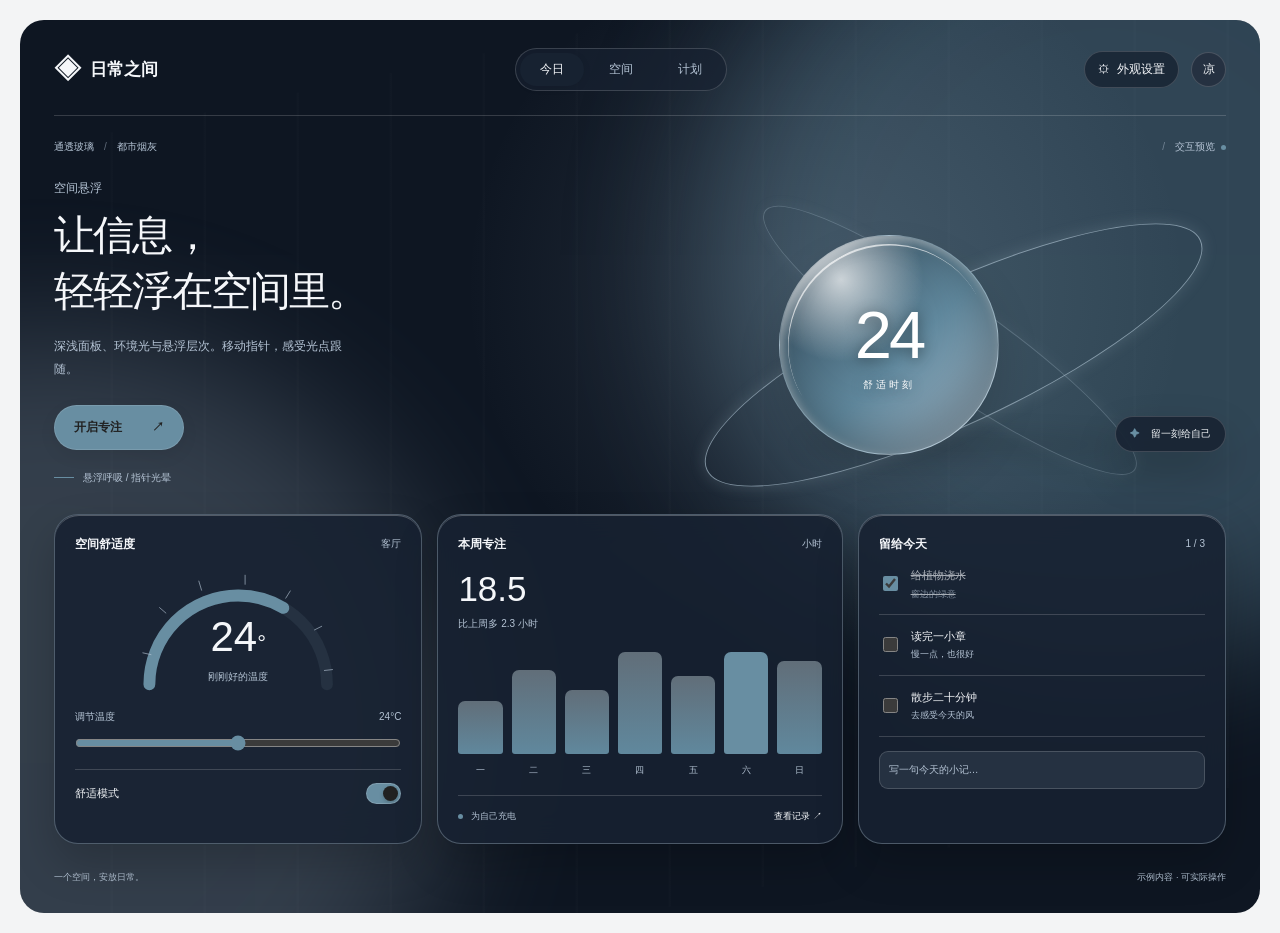
<file: style-lab.html>
<!doctype html>
<html lang="zh-CN"><head><meta charset="utf-8"><meta name="viewport" content="width=device-width,initial-scale=1"><title>个人 UI 主题风格库 · 风格实验室</title><link rel="stylesheet" href="style-lab/lab.css?v=14"><script defer src="style-lab/palette.js"></script><script defer src="skills/personal-ui-themes/assets/style-presets.js?v=12"></script><script defer src="style-lab/model.js?v=12"></script><script defer src="style-lab/app.js?v=14"></script></head>
<body>
<main class="workspace" id="workspace">

<section id="stage" class="stage" data-style="spatial" data-motion="on" aria-label="界面效果预览">
<div class="ambient" aria-hidden="true"><span class="glow glow-a"></span><span class="glow glow-b"></span><div class="architecture"></div><div class="leaf leaf-a"></div><div class="leaf leaf-b"></div><div class="spotlight"></div></div>
<div class="preview-shell"><nav class="preview-nav" aria-label="示例导航"><div class="app-logo"><span>◈</span> 日常之间</div><div class="nav-items"><button class="active" aria-pressed="true" data-view="today">今日</button><button aria-pressed="false" data-view="space">空间</button><button aria-pressed="false" data-view="plan">计划</button></div><div class="preview-tools"><button id="settingsToggle" class="appearance-trigger" aria-haspopup="dialog" aria-expanded="false" aria-controls="appearanceDialog"><span aria-hidden="true">⚙</span> 外观设置</button><button id="openDialog" class="avatar" aria-label="打开凉的个人设置">凉</button></div></nav>
<div class="stage-meta"><span id="familyName">通透玻璃</span><span id="themeLabel">都市烟灰</span><span class="live-dot">交互预览</span></div>
<div class="hero"><div class="hero-copy"><p id="styleName" class="style-name">空间悬浮</p><h2 id="heroTitle">让信息，轻轻浮在空间里。</h2><p id="heroDesc">深浅面板、环境光与悬浮层次。</p><button id="sceneButton" class="primary">开启专注 <span>↗</span></button><div class="hero-foot"><span class="little-line"></span><span id="motionName">悬浮呼吸 / 指针光晕</span></div></div>
<div class="sculpture" aria-hidden="true"><div class="orbit orbit-one"></div><div class="orbit orbit-two"></div><div class="orb"><div class="orb-shine"></div><span>24<small>舒适时刻</small></span></div><div class="stone stone-one"></div><div class="stone stone-two"></div><div class="sculpture-shadow"></div><div class="floating-tag"><span>✦</span> 留一刻给自己</div></div></div>
<div class="dashboard"><article class="panel comfort-panel"><div class="panel-heading"><h3>空间舒适度</h3><span>客厅</span></div><div class="gauge"><svg viewBox="0 0 240 150" aria-hidden="true"><path class="gauge-track" d="M30 125 A90 90 0 1 1 210 125"/><path class="gauge-fill" pathLength="100" d="M30 125 A90 90 0 1 1 210 125"/><g class="gauge-ticks"><path d="M23 93l9 2 M40 47l7 6 M80 20l3 10 M127 14v10 M173 30l-5 8 M205 66l-8 4 M216 110l-9 1"/></g></svg><div><b id="comfortValue">24<small>°</small></b><span>刚刚好的温度</span></div></div><label class="slider-caption" for="temperature">调节温度 <output id="temperatureLabel">24°C</output></label><input id="temperature" type="range" min="16" max="32" value="24"><div class="device-row"><span>舒适模式</span><button id="deviceSwitch" role="switch" aria-checked="true" class="switch"><span></span><i class="sr-only">舒适模式</i></button></div></article>
<article class="panel energy-panel"><div class="panel-heading"><h3>本周专注</h3><span>小时</span></div><div class="energy-number">18.5 <span>比上周多 2.3 小时</span></div><div class="bar-chart" aria-label="周一至周日专注时长柱状图"><div style="--height:42%;--delay:0ms"><i></i><span>一</span></div><div style="--height:67%;--delay:60ms"><i></i><span>二</span></div><div style="--height:51%;--delay:120ms"><i></i><span>三</span></div><div style="--height:86%;--delay:180ms"><i></i><span>四</span></div><div style="--height:62%;--delay:240ms"><i></i><span>五</span></div><div style="--height:96%;--delay:300ms"><i></i><span>六</span></div><div style="--height:74%;--delay:360ms"><i></i><span>日</span></div></div><div class="chart-foot"><span><i></i> 为自己充电</span><button id="chartDetail">查看记录 ↗</button></div></article>
<article class="panel plan-panel"><div class="panel-heading"><h3>留给今天</h3><span id="doneCount">1 / 3</span></div><label class="todo"><input type="checkbox" checked><span>给植物浇水<small>窗边的绿意</small></span></label><label class="todo"><input type="checkbox"><span>读完一小章<small>慢一点，也很好</small></span></label><label class="todo"><input type="checkbox"><span>散步二十分钟<small>去感受今天的风</small></span></label><label class="sr-only" for="noteInput">添加一句今日小记</label><input id="noteInput" type="text" class="note-input" placeholder="写一句今天的小记…" maxlength="100"></article></div>
<footer class="preview-footer"><span id="viewLabel">一个空间，安放日常。</span><span>示例内容 · 可实际操作</span></footer></div></section></main>
<dialog id="appearanceDialog" aria-labelledby="appearanceTitle"><header class="appearance-head"><div><span class="appearance-eyebrow">让界面更合心意</span><h2 id="appearanceTitle">外观设置</h2></div><button id="closeAppearance" type="button" aria-label="关闭外观设置">×</button></header><div class="settings" id="appearanceSettings"><div class="settings-tools"><a href="./">经典 10 主题 ↗</a><button id="motionToggle" aria-pressed="true">动效已开启</button><button id="replay">重播动效 ↻</button></div><div class="settings-heading"><p>先挑选界面风格，再细调属于你的配色。</p></div>
<label class="field-label" for="styleSelect">设计风格</label><select id="styleSelect"></select><p id="styleHint" class="hint"></p>
<div class="label-row"><span class="field-label">默认主题</span><span>每种风格 2 款</span></div><div id="presets" class="presets"></div>
<div class="divider"></div><button id="editToggle" class="edit-toggle" aria-expanded="false" aria-controls="editor">调一套自己的主题 <span>＋</span></button>
<form id="editor" hidden novalidate><p class="hint">调整先显示在小样中，点击确定后再应用。</p><div class="colors"><label>基调<input id="color0" type="color" value="#263948"></label><label>强调<input id="color1" type="color" value="#60889d"></label><label>光影<input id="color2" type="color" value="#b1c5d5"></label></div>
<div class="editor-row"><label>底色<select id="mode"><option value="light">浅色</option><option value="dark">深色</option></select></label><label>渐变色数<select id="stops"><option value="3">三色</option><option value="2">双色</option></select></label></div>
<label class="range-label" for="angle">渐变方向 <output id="angleValue"></output></label><input id="angle" type="range" min="0" max="360" value="135">
<label class="range-label" for="glass">面板不透明度 <output id="glassValue"></output></label><input id="glass" type="range" min="72" max="98" value="88">
<label class="range-label" for="blur">磨砂程度 <output id="blurValue"></output></label><input id="blur" type="range" min="0" max="24" value="16">
<label class="range-label" for="round">圆角 <output id="roundValue"></output></label><input id="round" type="range" min="12" max="36" value="24">
<div id="draftSample" class="draft-sample"><span>你的色彩小样</span><b>舒适，有自己的颜色。</b><i></i></div>
<div class="editor-buttons"><button type="submit" class="confirm">确定预览</button><button type="button" id="cancelPreview">取消预览</button></div><label class="field-label" for="themeName">保存名称</label><input id="themeName" type="text" maxlength="30" placeholder="例如：我的晚间蓝"><button type="button" id="saveTheme" disabled>保存为我的主题</button>
</form>
<div class="divider"></div><label class="field-label" for="savedSelect">我的主题</label><select id="savedSelect"><option value="">暂无保存的主题</option></select><div class="file-actions"><button id="exportTheme">导出当前主题</button><button id="importTheme">导入</button><button id="deleteTheme" disabled>删除</button><input id="importFile" type="file" accept=".json,application/json" hidden></div><p class="storage-note">保存在当前浏览器。换设备可导出后导入。</p><p id="status" role="status" aria-live="polite">已准备好，选择一个风格开始。</p></div><footer class="appearance-footer"><span>关闭后保留当前调整</span><button id="doneAppearance" type="button">完成</button></footer></dialog>
<dialog id="profileDialog"><form method="dialog"><button class="dialog-close" aria-label="关闭">×</button><span class="dialog-symbol">✦</span><h2>给今天留一点空白</h2><p id="dialogText">这里展示当前风格下的弹窗、按钮和输入框。</p><label for="nickname">你的称呼</label><input id="nickname" type="text" value="凉" maxlength="30"><button class="primary">完成</button></form></dialog>
<noscript>请启用 JavaScript 以切换风格和预览主题。</noscript></body></html>
</file>
<file: style-lab/lab.css>
*{box-sizing:border-box}body{margin:0;background:#f3f4f5;color:#24333b;font:14px/1.6 "Segoe UI","Microsoft YaHei",sans-serif}button,input,select{font:inherit}button,a,input,select{-webkit-tap-highlight-color:transparent}button{cursor:pointer}button:disabled{opacity:.45;cursor:not-allowed}button,a{touch-action:manipulation}button:focus-visible,a:focus-visible,input:focus-visible,select:focus-visible{outline:3px solid #357da7;outline-offset:3px}button{transition:transform .18s,background .18s}button:active:not(:disabled){transform:scale(.96)}a{color:inherit;text-decoration:none}button{color:inherit}.site-head{height:88px;display:flex;align-items:center;justify-content:space-between;padding:0 34px;border-bottom:1px solid #dde1e5;background:#fafbfc}.brand{display:flex;align-items:center;gap:12px;font-weight:650;font-size:16px}.brand small{display:block;font-size:11px;color:#68747e;font-weight:400;letter-spacing:2px}.brand-mark{font-size:34px;color:#42616b}.head-actions{display:flex;align-items:center;gap:12px;font-size:12px}.head-actions button{border:1px solid #d7dee2;border-radius:99px;background:#fff;padding:8px 13px}.head-actions a{margin-right:8px;color:#56656e}.workspace{display:grid;grid-template-columns:280px minmax(0,1fr);align-items:start;gap:24px;padding:24px;max-width:1800px;margin:auto}.settings{padding:22px 19px;background:#fff;border:1px solid #e1e5e9;border-radius:20px;max-height:calc(100dvh - 136px);overflow:auto;position:sticky;top:24px;scrollbar-width:thin}.settings-heading{padding-bottom:14px}.edition{font-size:11px;color:#687b82;border:1px solid #d7e2e4;padding:3px 8px;border-radius:4px}.settings h1{font-size:29px;letter-spacing:-1px;line-height:1.4;margin:14px 0 9px}.settings p{font-size:12px;color:#64717a}.field-label{display:block;font-size:12px;font-weight:650;margin:12px 0 7px}select,input[type=text]{width:100%;border:1px solid #d4dce0;padding:10px 9px;border-radius:9px;background:#fafcfd;color:#263a43}select{max-width:100%;text-overflow:ellipsis}.hint{margin:8px 0 15px;line-height:1.7}.label-row{display:flex;align-items:center;justify-content:space-between}.label-row>span:last-child{font-size:10px;color:#71808a}.presets{display:grid;gap:8px}.preset{display:flex;align-items:center;text-align:left;gap:10px;padding:10px;border:1px solid #dce1e5;border-radius:11px;background:#fff;font-size:12px}.preset[aria-pressed=true]{border-color:#456c78;background:#f1f6f5;box-shadow:0 0 0 1px #456c78}.swatch{width:33px;height:33px;border-radius:50%;flex:none;box-shadow:inset 0 0 0 1px #0001}.preset .check{margin-left:auto;opacity:0}.preset[aria-pressed=true] .check{opacity:1}.divider{height:1px;background:#e8ecee;margin:20px 0}.edit-toggle{border:0;background:none;padding:0;width:100%;text-align:left;font-weight:600;font-size:13px;display:flex;justify-content:space-between}.edit-toggle span{font-size:18px}.colors{display:flex;gap:12px}.colors label{font-size:11px;color:#5d6d76;flex:1}input[type=color]{width:100%;height:35px;border:1px solid #d7dee2;border-radius:6px;background:none;padding:2px;margin-top:5px;cursor:pointer}.editor-row{display:flex;gap:10px;margin:12px 0}.editor-row label{width:50%;font-size:11px}.editor-row select{padding:7px;margin-top:5px}.range-label{font-size:11px;display:flex;justify-content:space-between;margin-top:11px}input[type=range]{width:100%;accent-color:#537987;cursor:pointer}.draft-sample{border:1px solid #dce2e5;border-radius:12px;padding:14px;margin:13px 0;color:var(--sample-text);background:var(--sample-bg);position:relative;overflow:hidden}.draft-sample span{display:block;font-size:10px}.draft-sample b{font-size:13px;display:block;margin-top:8px;position:relative;z-index:1}.draft-sample i{display:block;height:6px;background:var(--sample-gradient);border-radius:8px;margin-top:12px}.editor-buttons{display:flex;gap:7px}.editor-buttons button,#saveTheme{padding:9px 8px;border:1px solid #cbd7dc;border-radius:8px;background:#f4f8f9;font-size:12px}.editor-buttons .confirm,#saveTheme{background:#294c59;color:white;border-color:#294c59}#saveTheme{width:100%;margin-top:8px}.file-actions{display:flex;gap:7px;flex-wrap:wrap;margin-top:10px}.file-actions button{font-size:11px;background:none;border:0;padding:3px 0;color:#466672}.storage-note{font-size:10px!important}#status{padding:10px;background:#f1f5f6;color:#3c5966;border-radius:8px;min-height:54px;overflow-wrap:anywhere}.stage{--bg:#142130;--surface:#1c2c39;--muted:#243644;--text:#f1f5f9;--secondary:#b6c5cf;--accent:#91bed1;--on-accent:#102634;--decor:#adbfce;--g1:#263948;--g2:#60889d;--g3:#b1c5d5;--angle:135deg;--radius:24px;--glass:.88;--blur:16px;--line:color-mix(in srgb,var(--text) 17%,transparent);--shadow:0 14px 35px #0002;--font-body:"Segoe UI","Microsoft YaHei",sans-serif;position:relative;isolation:isolate;overflow:hidden;border-radius:24px;background:var(--bg);color:var(--text);min-height:830px;font-family:var(--font-body);transition:none}.ambient{position:absolute;inset:0;overflow:hidden;z-index:-1;pointer-events:none}.glow{position:absolute;display:block;width:65%;aspect-ratio:1;border-radius:50%;filter:blur(70px);opacity:.42;background:var(--g2)}.glow-a{right:-20%;top:-18%}.glow-b{left:-30%;bottom:-25%;background:var(--g3);opacity:.23}.spotlight{position:absolute;inset:0;background:radial-gradient(360px circle at var(--mx,65%) var(--my,30%),color-mix(in srgb,var(--g3) 21%,transparent),transparent);opacity:.75}.preview-shell{padding:28px 34px;position:relative}.preview-nav{display:flex;align-items:center;justify-content:space-between;gap:14px;padding-bottom:24px;border-bottom:1px solid var(--line)}.app-logo{font-weight:650;font-size:17px;display:flex;align-items:center;gap:9px}.app-logo>span{font-size:27px}.nav-items{display:flex;padding:4px;gap:5px;border:1px solid var(--line);border-radius:50px;background:color-mix(in srgb,var(--surface) 70%,transparent)}.nav-items button{background:none;color:var(--secondary);padding:7px 20px;border:0;border-radius:50px;font-size:12px}.nav-items .active{background:var(--surface);color:var(--text);box-shadow:0 2px 8px #0001}.avatar{width:35px;height:35px;border:1px solid var(--line);border-radius:50%;background:var(--muted);color:var(--text);font-size:12px}.stage-meta{display:flex;align-items:center;gap:10px;color:var(--secondary);font-size:10px;padding-top:23px}.stage-meta span+span:before{content:"/";margin-right:10px;opacity:.5}.stage-meta .live-dot{margin-left:auto}.live-dot:after{content:"";display:inline-block;width:5px;height:5px;background:var(--accent);border-radius:50%;margin-left:6px}.hero{display:grid;grid-template-columns:1.15fr 1fr;align-items:center;min-height:330px;gap:0}.hero-copy{position:relative;z-index:2;padding:24px 0 28px}.style-name{font-size:12px;color:var(--secondary);margin:0 0 10px}.hero h2{font-size:clamp(30px,3.2vw,49px);letter-spacing:-1.8px;line-height:1.35;max-width:440px;font-weight:550;margin:0 0 16px}.hero-copy>p:not(.style-name){max-width:310px;font-size:12px;line-height:1.9;color:var(--secondary);margin:0 0 24px}.primary{border:1px solid color-mix(in srgb,var(--text) 12%,transparent);background:var(--accent);color:var(--on-accent);padding:12px 19px;border-radius:50px;display:inline-flex;gap:30px;align-items:center;font-size:12px;font-weight:650;box-shadow:0 6px 17px #0001}.primary:hover{transform:translateY(-2px)}.hero-foot{display:flex;gap:9px;align-items:center;margin-top:20px;color:var(--secondary);font-size:10px}.little-line{width:20px;height:1px;background:var(--accent)}.sculpture{height:310px;position:relative;perspective:800px}.orb{position:absolute;left:18%;top:18%;width:68%;aspect-ratio:1;max-width:220px;border-radius:50%;background:radial-gradient(circle at 28% 20%,#ffffffba,transparent 35%),linear-gradient(var(--angle),var(--g1),var(--g2) 55%,var(--g3));box-shadow:inset -15px -20px 40px #0004,inset 3px 4px 10px #fff7,0 25px 45px #0002;border:1px solid #fff4;display:grid;place-items:center}.orb>span{font-size:67px;font-weight:250;line-height:1;letter-spacing:-3px;color:#fff;text-shadow:0 2px 15px #0007;position:relative;z-index:1}.orb small{display:block;font-size:10px;letter-spacing:3px;margin-top:12px;text-align:center}.orb-shine{position:absolute;inset:8px;border-radius:inherit;border-top:2px solid #fffa;transform:rotate(-30deg)}.orbit{position:absolute;width:100%;height:45%;left:0;top:34%;border:1px solid color-mix(in srgb,var(--decor) 65%,transparent);border-radius:50%;transform:rotate(-25deg);box-shadow:0 0 16px color-mix(in srgb,var(--decor) 18%,transparent)}.orbit-two{transform:rotate(35deg);width:83%;left:8%;top:38%;height:28%;opacity:.45}.floating-tag{position:absolute;bottom:12%;right:0;border:1px solid var(--line);border-radius:50px;background:color-mix(in srgb,var(--surface) 85%,transparent);backdrop-filter:blur(12px);padding:9px 14px;font-size:10px;box-shadow:var(--shadow)}.floating-tag span{color:var(--accent);margin-right:8px}.sculpture-shadow{position:absolute;bottom:12%;left:22%;width:60%;height:15px;border-radius:50%;background:#0002;filter:blur(12px);z-index:-1}.stone{display:none}.dashboard{display:grid;grid-template-columns:1fr 1.1fr 1fr;gap:15px}.panel{border:1px solid var(--line);border-radius:var(--radius);padding:20px;background:color-mix(in srgb,var(--surface) calc(var(--glass)*100%),transparent);backdrop-filter:blur(var(--blur));box-shadow:var(--shadow);min-width:0;position:relative}.panel:before{content:"";position:absolute;pointer-events:none;inset:0;border-radius:inherit;border-top:1px solid #ffffff40}.panel-heading{display:flex;justify-content:space-between;align-items:center;gap:6px}.panel-heading h3{font-size:12px;font-weight:600;margin:0}.panel-heading>span{font-size:10px;color:var(--secondary)}.gauge{position:relative;height:148px;margin-top:7px}.gauge svg{width:100%;height:100%;overflow:visible}.gauge-track,.gauge-fill{fill:none;stroke-width:12;stroke-linecap:round}.gauge-track{stroke:var(--muted)}.gauge-fill{stroke:var(--accent);stroke-dasharray:var(--progress,67) 100}.gauge-ticks{stroke:var(--secondary);stroke-width:1;opacity:.65}.gauge>div{position:absolute;inset:51px 0 0;text-align:center}.gauge b{font-size:42px;font-weight:400;line-height:1.2}.gauge b small{font-size:22px}.gauge>div>span{display:block;font-size:10px;color:var(--secondary);margin-top:7px}.slider-caption{display:flex;justify-content:space-between;color:var(--secondary);font-size:10px}.stage input[type=range]{accent-color:var(--accent);margin:10px 0 6px}.device-row{border-top:1px solid var(--line);margin-top:12px;padding-top:13px;display:flex;justify-content:space-between;align-items:center;font-size:11px}.switch{background:var(--accent);width:35px;height:21px;border-radius:30px;border:1px solid var(--line);padding:2px;display:flex;justify-content:flex-end}.switch>span{height:15px;width:15px;border-radius:50%;background:var(--on-accent);box-shadow:0 2px 4px #0003}.switch[aria-checked=false]{background:var(--muted);justify-content:flex-start}.switch[aria-checked=false]>span{background:var(--secondary)}.energy-number{font-size:35px;font-weight:400;margin:14px 0 12px;line-height:1.2}.energy-number span{display:block;font-size:10px;color:var(--secondary);margin-top:8px}.bar-chart{height:135px;display:flex;gap:9px;align-items:end;padding-top:10px}.bar-chart>div{height:100%;flex:1;display:flex;flex-direction:column;justify-content:end;gap:9px;align-items:center;min-width:0}.bar-chart i{display:block;width:100%;height:var(--height);background:linear-gradient(0deg,var(--chart1),var(--chart2));border-radius:7px 7px 3px 3px;transform-origin:bottom}.bar-chart>div:nth-child(6) i{background:var(--accent)}.bar-chart span{font-size:9px;color:var(--secondary)}.chart-foot{border-top:1px solid var(--line);padding-top:13px;margin-top:18px;display:flex;justify-content:space-between;gap:5px;font-size:9px;color:var(--secondary)}.chart-foot button{border:0;background:none;color:var(--text);padding:0;font-size:9px}.chart-foot i{display:inline-block;width:5px;height:5px;background:var(--accent);border-radius:50%;margin-right:5px}.todo{display:flex;align-items:center;gap:10px;padding:13px 0;border-bottom:1px solid var(--line);cursor:pointer}.todo input{accent-color:var(--accent);width:15px;height:15px;flex:none}.todo>span{font-size:11px}.todo small{display:block;color:var(--secondary);font-size:9px;margin-top:2px}.todo:has(input:checked)>span{text-decoration:line-through;opacity:.65}.note-input{background:var(--muted)!important;color:var(--text)!important;border-color:var(--line)!important;font-size:10px!important;margin-top:14px}.note-input::placeholder{color:var(--secondary)}.preview-footer{display:flex;justify-content:space-between;font-size:9px;color:var(--secondary);padding:26px 0 0;gap:12px}.sr-only{position:absolute;width:1px;height:1px;padding:0;margin:-1px;overflow:hidden;clip:rect(0,0,0,0);white-space:nowrap;border:0}
/* Material identities share the same working interface. */
.stage[data-style=spatial]{--shadow:0 20px 44px #0003}.stage[data-style=spatial] .panel{transform:translateY(0);border-color:color-mix(in srgb,var(--decor) 35%,transparent)}.stage[data-style=spatial] .architecture{position:absolute;inset:0;background:repeating-linear-gradient(90deg,transparent 0 90px,#ffffff05 91px 93px);transform:skewY(-12deg);opacity:.6}.stage[data-style=liquid] .orb{border-radius:39% 61% 56% 44%/46% 41% 59% 54%;box-shadow:inset 12px 15px 22px #fff9,inset -12px -10px 22px #2859a633,0 20px 45px #364c6d20;border:3px solid #ffffffad}.stage[data-style=liquid] .panel{border:2px solid #ffffff9c;box-shadow:inset 0 2px 2px #fff,0 8px 25px #3d648522}.stage[data-style=liquid] .primary,.stage[data-style=liquid] .nav-items{box-shadow:inset 0 2px 4px #fff7,0 3px 10px #58759c22}.stage[data-style=liquid] .orb-shine{inset:4px;border:4px solid #fff8;border-bottom-color:transparent;border-left-color:transparent}.stage[data-style=frost] .panel{border-color:#ffffffb3;box-shadow:0 8px 28px #6c899112,inset 0 1px 0 #fff}.stage[data-style=frost] .orb{background:radial-gradient(circle at 30% 30%,#fff,var(--g1) 50%,var(--g2));box-shadow:inset 0 0 35px #fff9,0 25px 40px #43698022}.stage[data-style=frost] .orbit{opacity:.35}.stage[data-style=natural] .architecture{position:absolute;width:58%;height:90%;right:-8%;top:5%;border:45px solid color-mix(in srgb,var(--g1) 38%,transparent);border-bottom:0;border-radius:45% 45% 0 0;box-shadow:inset 15px 6px 25px #694f2312,12px 10px 30px #795b2312;transform:rotate(8deg)}.stage[data-style=natural] .orbit{display:none}.stage[data-style=natural] .stone{display:block;position:absolute;background:linear-gradient(135deg,#fff8,var(--g1));border:1px solid #fff5;box-shadow:8px 15px 20px #72563222;border-radius:8px}.stone-one{width:80%;height:45px;left:10%;bottom:19%;transform:rotate(-7deg)}.stone-two{width:64%;height:38px;left:16%;bottom:9%;transform:rotate(5deg)}.stage[data-style=natural] .orb{top:10%;z-index:1}.leaf{display:none}.stage[data-style=natural] .leaf{display:block;position:absolute;width:150px;height:330px;background:repeating-conic-gradient(from 32deg at 0 100%,#46644344 0deg 5deg,transparent 6deg 13deg);left:-60px;top:80px;transform-origin:0 100%;transform:rotate(12deg);filter:blur(2px)}.stage[data-style=natural] .leaf-b{top:auto;bottom:-50px;left:auto;right:-50px;transform:rotate(190deg)}.stage[data-style=soft] .panel{background:var(--surface);border-color:#ffffff55;box-shadow:9px 9px 20px #54545c21,-7px -7px 16px #ffffff85}.stage[data-style=soft] .primary{background:var(--surface);color:var(--text);box-shadow:5px 5px 12px #58585d30,-4px -4px 12px #ffffffa0}.stage[data-style=soft] .primary:active{box-shadow:inset 4px 4px 9px #58585d30,inset -4px -4px 9px #ffffffb0;transform:scale(.98)}.stage[data-style=soft] .orb{box-shadow:12px 18px 30px #68626c33,inset 3px 3px 22px #ffffffb0,inset -8px -8px 20px #72717e44}.stage[data-style=soft] .orbit{border-width:8px;opacity:.3;box-shadow:3px 3px 8px #0002,-3px -3px 8px #fff7}.stage[data-style=olive] .orb{background:radial-gradient(circle at 30% 20%,#fff8,transparent 40%),linear-gradient(150deg,var(--g2),var(--g3));border-radius:44% 56% 48% 52%}.stage[data-style=olive] .orbit{border-width:9px;border-color:var(--g2);opacity:.55;transform:rotate(-30deg);width:92%;left:4%;height:55%;top:30%}.stage[data-style=olive] .orbit-two{display:none}.stage[data-style=olive] .panel{border-radius:calc(var(--radius) + 8px)}.stage[data-style=olive] .primary{background:var(--g2);color:#263321}.stage[data-style=cockpit] .ambient{background-image:linear-gradient(#8cbed108 1px,transparent 1px),linear-gradient(90deg,#8cbed108 1px,transparent 1px);background-size:36px 36px}.stage[data-style=cockpit] .panel{border-radius:max(12px,calc(var(--radius) - 10px));border-color:color-mix(in srgb,var(--g2) 30%,transparent);box-shadow:inset 0 1px 0 #ffffff15,0 12px 25px #0003;background:linear-gradient(130deg,color-mix(in srgb,var(--surface) 95%,#fff),var(--surface))}.stage[data-style=cockpit] .orbit{border-color:var(--g2);box-shadow:0 0 15px color-mix(in srgb,var(--g2) 40%,transparent);transform:rotateX(60deg);height:82%;top:7%}.stage[data-style=cockpit] .orbit-two{transform:rotateX(60deg) rotateZ(35deg);border-style:dashed}.stage[data-style=cockpit] .orb{background:radial-gradient(circle at 30% 15%,#ffffff50,transparent 45%),linear-gradient(150deg,#6f8c9e,#142535 65%);box-shadow:inset 0 0 25px #070d18,0 0 35px color-mix(in srgb,var(--g2) 22%,transparent)}.stage[data-style=cockpit] .orb-shine{border-color:var(--g2);filter:drop-shadow(0 0 6px var(--g2))}.stage[data-style=cockpit] .gauge-fill{filter:drop-shadow(0 0 5px var(--g2))}.stage[data-style=cockpit] .bar-chart i{border-radius:2px}.stage[data-style=cockpit] .hero h2{font-weight:600;letter-spacing:0}.stage[data-style=cockpit] .primary{border-radius:10px}
@keyframes float{0%,100%{transform:translateY(0)}50%{transform:translateY(-12px)}}@keyframes drift{0%,100%{transform:translate(0,0)}50%{transform:translate(-25px,22px)}}@keyframes liquid{0%,100%{border-radius:39% 61% 56% 44%/46% 41% 59% 54%;transform:rotate(-5deg)}50%{border-radius:58% 42% 40% 60%/52% 58% 42% 48%;transform:rotate(5deg)}}@keyframes shine{to{transform:rotate(330deg)}}@keyframes leaf{0%,100%{transform:rotate(12deg)}50%{transform:rotate(18deg)}}@keyframes breathe{0%,100%{opacity:.35;scale:1}50%{opacity:.7;scale:1.06}}@keyframes radar{to{transform:rotateX(60deg) rotateZ(360deg)}}
.stage[data-motion=on] .glow{animation:drift 14s ease-in-out infinite}.stage[data-motion=on][data-style=spatial] .orb{animation:float 6s ease-in-out infinite}.stage[data-motion=on][data-style=liquid] .orb{animation:liquid 9s ease-in-out infinite}.stage[data-motion=on][data-style=liquid] .orb-shine{animation:shine 9s linear infinite}.stage[data-motion=on][data-style=frost] .glow-a{animation:breathe 9s ease-in-out infinite}.stage[data-motion=on][data-style=natural] .leaf-a{animation:leaf 8s ease-in-out infinite}.stage[data-motion=on][data-style=natural] .orb{animation:float 7s ease-in-out infinite}.stage[data-motion=on][data-style=soft] .orbit{animation:breathe 6s ease-in-out infinite}.stage[data-motion=on][data-style=olive] .orb{animation:liquid 8s ease-in-out infinite}.stage[data-motion=on][data-style=olive] .orbit{animation:breathe 5s ease-in-out infinite}.stage[data-motion=on][data-style=cockpit] .orbit-two{animation:radar 15s linear infinite}.stage[data-motion=on][data-style=cockpit] .orb-shine{animation:shine 6s linear infinite}.stage[data-motion=off] *{animation:none!important;transition:none!important}
dialog{--accent:#426b7e;--on-accent:#fff;--text:#24333b;--surface:#fff;border:1px solid #d5e2e5;border-radius:24px;padding:30px;max-width:400px;width:calc(100% - 36px);background:var(--surface);color:var(--text);box-shadow:0 30px 100px #0003}dialog::backdrop{background:#15222d70;backdrop-filter:blur(7px)}dialog form{display:flex;flex-direction:column;gap:12px}dialog h2{font-size:22px;margin:0}dialog p{font-size:13px}dialog label{font-size:12px}.dialog-symbol{font-size:35px;color:var(--accent)}.dialog-close{position:absolute;right:16px;top:12px;background:none;border:0;font-size:24px}.dialog-close:focus-visible{outline-offset:0}dialog .primary{justify-content:center;margin-top:10px}dialog input{background:var(--surface)!important;color:var(--text)!important}
@media(min-width:1550px){.hero{min-height:400px}.sculpture{height:350px}.orb{max-width:260px}.panel{padding:25px}.gauge{height:170px}.gauge>div{inset:65px 0 0}.stage{min-height:900px}}
@media(max-width:1150px){.workspace{grid-template-columns:250px minmax(0,1fr);padding:16px;gap:16px}.settings{padding:18px 15px}.preview-shell{padding:23px}.dashboard{grid-template-columns:1fr 1fr}.plan-panel{grid-column:1/-1;display:grid;grid-template-columns:1fr 1fr;gap:0 20px}.plan-panel .panel-heading{grid-column:1/-1}.hero{grid-template-columns:1.2fr 1fr;min-height:300px}.sculpture{height:260px}.orb>span{font-size:46px}.nav-items button{padding:6px 12px}.hero h2{font-size:34px}.floating-tag{font-size:9px;padding:7px;bottom:9%}.hero-foot{font-size:9px}}
@media(max-width:800px){.site-head{padding:0 18px;height:76px}.brand{font-size:13px}.brand-mark{font-size:28px}.head-actions{gap:7px}.head-actions button{font-size:10px;padding:7px 9px}.head-actions a{display:none}.workspace{grid-template-columns:1fr;padding:12px;gap:12px}.settings{position:static;max-height:none;padding:18px}.settings-heading{padding:0}.settings h1{font-size:23px;margin:8px 0}.settings h1 br{display:none}.settings-heading p{margin:4px 0 14px}.edition{font-size:10px}.presets{grid-template-columns:1fr 1fr}.settings .divider{margin:14px 0}.stage{min-height:0}.preview-shell{padding:22px}.hero{min-height:310px}.hero h2{font-size:34px}.sculpture{height:280px}.orb{max-width:220px}.orb>span{font-size:58px}.settings #editor:not([hidden]){display:grid;grid-template-columns:1fr 1fr;gap:0 18px}.settings #editor>*{grid-column:1/-1}.colors label{max-width:90px}.head-actions #replay{display:none}}
@media(max-width:480px){.brand small{letter-spacing:0}.site-head{padding:0 14px}.preview-shell{padding:20px 16px}.app-logo{font-size:14px;gap:5px}.app-logo>span{font-size:22px}.nav-items{gap:0;padding:3px}.nav-items button{padding:5px 10px;font-size:10px}.avatar{width:29px;height:29px}.preview-nav{gap:8px;padding-bottom:16px}.stage-meta{font-size:9px;padding-top:17px}.hero{grid-template-columns:1fr;min-height:0}.hero-copy{padding:23px 6px 0}.hero h2{max-width:320px;font-size:35px;letter-spacing:-1px}.hero-copy>p:not(.style-name){max-width:290px}.hero-foot{margin-top:14px}.sculpture{height:270px;width:270px;justify-self:center;margin-top:-5px}.orb{top:16%;left:20%;width:63%}.orb>span{font-size:55px}.floating-tag{right:0;bottom:10%}.dashboard{grid-template-columns:1fr;gap:14px}.panel{padding:22px}.plan-panel{grid-column:auto;display:block}.gauge{height:165px}.gauge>div{inset:63px 0 0}.bar-chart{height:150px}.energy-number{margin-top:20px}.preview-footer{font-size:9px;flex-direction:column;gap:3px}.stage[data-style=natural] .architecture{width:90%;right:-10%;height:65%;top:6%}.stage[data-style=natural] .leaf-a{top:200px}.stage[data-style=natural] .orb{top:13%}}
@media(prefers-reduced-motion:reduce){*,*::before,*::after{animation:none!important;transition:none!important;scroll-behavior:auto!important}}

.hero h2>span{display:block}.stage[data-style=olive] .primary{background:var(--accent);color:var(--on-accent)}

/* Crossfade whole themes, keeping foreground/background color pairs intact. */
.workspace{position:relative}.theme-snapshot{overflow:hidden!important;contain:layout style paint}.theme-snapshot *{transition:none!important;animation-play-state:paused!important}
#editor{box-sizing:border-box}#editor[inert]{pointer-events:none}
@keyframes backdrop-in{from{opacity:0}to{opacity:1}}@keyframes backdrop-out{from{opacity:1}to{opacity:0}}
dialog[open]::backdrop{animation:backdrop-in 280ms ease both}dialog[data-closing=true]::backdrop{animation:backdrop-out 240ms ease both}
html[data-lab-motion=off] dialog::backdrop{animation:none!important}

/* Shared themed pickers, rendered above scroll containers. */
.picker-trigger{width:100%;display:flex;align-items:center;gap:9px;text-align:left;border:1px solid #d9e1e5;border-radius:12px;background:linear-gradient(#fff,#f6f9fa);color:#2c424e;padding:11px 12px;min-height:45px;box-shadow:0 2px 4px #243b4c04;transition:border-color .18s,box-shadow .18s}
.picker-trigger:hover:not(:disabled){border-color:#93aeb9;box-shadow:0 3px 12px #355d6e0c}.picker-trigger[aria-expanded=true]{border-color:#648d9d;box-shadow:0 0 0 3px #6f9aa914;background:#fff}.picker-trigger:disabled{opacity:.6;background:#f5f7f8}.picker-dot{width:23px;height:23px;border-radius:7px;flex:none;border:1px solid #ffffff50;box-shadow:inset 0 1px 2px #ffffff70}.picker-value{flex:1;min-width:0;overflow:hidden;text-overflow:ellipsis;white-space:nowrap;font-size:12px}.picker-arrow{font-size:18px;color:#78909b;line-height:1;transition:transform .2s;flex:none}.picker-trigger[aria-expanded=true] .picker-arrow{transform:rotate(180deg)}.picker-panel{position:fixed;z-index:100;padding:7px;border:1px solid #dce5e9;border-radius:16px;background:#fffffff7;backdrop-filter:blur(20px);box-shadow:0 18px 50px #18394e26,0 4px 12px #18394e0a;overflow-y:auto;overscroll-behavior:contain;scrollbar-width:thin;scrollbar-color:#b9cbd3 transparent}.picker-panel[hidden]{display:none}.picker-group{padding:12px 10px 5px;font-size:10px;font-weight:650;letter-spacing:1px;color:#798e98}.picker-group:first-child{padding-top:7px}.picker-option{width:100%;border:1px solid transparent;background:none;display:flex;align-items:center;gap:11px;text-align:left;padding:10px;border-radius:10px;color:#354e5a;min-height:42px}.picker-option:hover{background:#f1f6f8}.picker-option[aria-selected=true]{background:#edf5f5;border-color:#d7e8e9}.picker-option:focus-visible{outline:2px solid #6b9aaa;outline-offset:-2px;background:#eef6f8}.picker-preview{width:43px;height:43px;border-radius:11px;position:relative;flex:none;overflow:hidden;box-shadow:inset 0 1px 1px #ffffff90}.picker-preview i{position:absolute;background:#ffffff65;border:1px solid #ffffff90;box-shadow:0 3px 5px #0001;width:23px;height:18px;border-radius:5px;left:5px;top:7px;transform:rotate(-9deg)}.picker-preview i+i{width:18px;height:17px;left:21px;top:22px;transform:rotate(7deg)}.picker-preview.liquid i{border-radius:50%;width:24px;height:24px;background:#ffffff35}.picker-preview.soft i{background:#ffffff40;box-shadow:3px 3px 6px #0003,-2px -2px 5px #fff8}.picker-preview.cockpit i{border-radius:50%;background:none;border:2px solid #b7efff;box-shadow:0 0 5px #6ce3ff}.picker-words{display:flex;flex-direction:column;min-width:0;flex:1;gap:2px}.picker-words b{font-size:12px;font-weight:550;overflow-wrap:anywhere}.picker-words small{font-size:10px;color:#748a95}.picker-check{font-size:13px;color:#427785;visibility:hidden;flex:none}.picker-option[aria-selected=true] .picker-check{visibility:visible}.editor-row .picker-trigger{margin-top:5px;padding:8px;min-height:38px}.editor-row .picker-value{font-size:11px}html[data-lab-motion=off] .picker-trigger,html[data-lab-motion=off] .picker-arrow{transition:none}

/* Appearance controls stay out of the preview until requested. */
.workspace:not(.settings-open){grid-template-columns:minmax(0,1fr);max-width:1440px}
.settings[hidden]{display:none}
.settings-tools{display:flex;flex-wrap:wrap;align-items:center;gap:8px;padding-bottom:18px;margin-bottom:18px;border-bottom:1px solid #e1e5e9;font-size:12px}
.settings-tools a{width:100%;color:#42616b;padding:4px 0}
.settings-tools button{border:1px solid #d7dee2;border-radius:99px;background:#fafcfd;padding:7px 10px;font-size:11px}
#settingsToggle[aria-expanded=true]{background:#eaf1f2;border-color:#9db5be}

/* A single theme-aware navigation, with appearance controls in a modal. */
.workspace,.workspace:not(.settings-open){grid-template-columns:minmax(0,1fr);max-width:1440px;padding:20px}
.preview-tools{display:flex;align-items:center;gap:12px}
.appearance-trigger{display:flex;align-items:center;gap:7px;border:1px solid var(--line);border-radius:50px;padding:8px 13px;background:color-mix(in srgb,var(--surface) 80%,transparent);color:var(--text);font-size:12px;white-space:nowrap}
.appearance-trigger:hover{background:var(--muted)}
#appearanceDialog{padding:0;width:min(680px,calc(100vw - 28px));max-width:680px;max-height:calc(100dvh - 40px);border:1px solid #dce4e7;border-radius:24px;background:#f9fbfc;color:#24333b;overflow:visible;box-shadow:0 32px 100px #08162055}
#appearanceDialog[open]{display:flex;flex-direction:column}
#appearanceDialog::backdrop{background:#101c2c99;backdrop-filter:blur(9px)}
.appearance-head{display:flex;align-items:center;justify-content:space-between;padding:24px 28px 18px;border-bottom:1px solid #e1e7ea;flex:none}
.appearance-eyebrow{font-size:11px;color:#6c818c}
#appearanceTitle{font-size:23px;margin:4px 0 0;letter-spacing:-.5px}
#closeAppearance{width:34px;height:34px;border:1px solid #dce4e7;border-radius:50%;background:white;font-size:22px;line-height:1}
#appearanceSettings{position:static;max-height:none;overflow:auto;overscroll-behavior:contain;min-height:0;padding:20px 28px;border:0;border-radius:0;background:transparent}
#appearanceSettings .settings-heading{padding-bottom:4px}
#appearanceSettings .settings-heading p{margin:0 0 16px}
#appearanceSettings .settings-tools{margin-bottom:16px;padding-bottom:14px}
#appearanceSettings .settings-tools a{width:auto;margin-right:auto}
#appearanceSettings .presets{grid-template-columns:1fr 1fr}
#appearanceSettings form:not([hidden]){display:block}
#appearanceSettings form[hidden]{display:none}
#appearanceSettings .editor-buttons{display:flex}
#appearanceSettings .editor-buttons button{flex:1}
#appearanceSettings input[type=text]{background:#fff!important;color:#263a43!important}
.appearance-footer{display:flex;align-items:center;justify-content:space-between;gap:12px;padding:16px 28px;border-top:1px solid #e1e7ea;font-size:11px;color:#6c818c;flex:none}
#doneAppearance{border:0;border-radius:50px;background:#294c59;color:white;padding:9px 26px;font-size:12px}
@media(max-width:600px){.workspace,.workspace:not(.settings-open){padding:10px}.preview-nav{flex-wrap:wrap;gap:14px}.preview-nav .nav-items{order:3;width:100%;justify-content:center}.preview-nav .nav-items button{flex:1}.preview-tools{margin-left:auto;gap:8px}.appearance-trigger{font-size:11px;padding:7px 10px}.appearance-head{padding:20px}.appearance-footer{padding:14px 20px}#appearanceSettings{padding:18px 20px}#appearanceDialog{max-height:calc(100dvh - 24px);border-radius:20px}}

/* Frosted layers: actual backdrop blur over original CSS light bands. */
.stage[data-style=frosted]{--shadow:0 18px 48px #17223b14;background:var(--bg)}
.stage[data-style=frosted] .ambient{z-index:-1;background:radial-gradient(ellipse at 8% 10%,color-mix(in srgb,var(--g1) 65%,transparent),transparent 52%),radial-gradient(ellipse at 94% 85%,color-mix(in srgb,var(--g3) 50%,transparent),transparent 56%)}
.stage[data-style=frosted] .architecture{position:absolute;inset:8% -25% -10%;background:linear-gradient(130deg,transparent 23%,var(--g1) 29%,var(--g2) 40%,var(--g3) 53%,transparent 62%);opacity:.48;transform:rotate(-18deg);filter:blur(4px);pointer-events:none}
.stage[data-style=frosted] .glow{opacity:.55;filter:blur(45px);width:55%}
.stage[data-style=frosted] .panel{background:color-mix(in srgb,var(--surface) calc(var(--glass)*100%),transparent);backdrop-filter:blur(var(--blur)) saturate(140%);-webkit-backdrop-filter:blur(var(--blur)) saturate(140%);border:1px solid color-mix(in srgb,var(--text) 16%,transparent);border-top-color:color-mix(in srgb,var(--surface) 88%,transparent);box-shadow:inset 0 1px 0 #ffffff60,0 18px 50px #17223b14}
.stage[data-style=frosted] .preview-nav{padding:16px 20px;margin-bottom:12px;border:1px solid var(--line);border-radius:20px;background:color-mix(in srgb,var(--surface) 72%,transparent);backdrop-filter:blur(var(--blur)) saturate(140%);-webkit-backdrop-filter:blur(var(--blur)) saturate(140%);box-shadow:inset 0 1px 0 #ffffff50}
.stage[data-style=frosted] .orb{border-radius:28%;background:linear-gradient(135deg,#ffffff80,#ffffff10),linear-gradient(145deg,var(--g1),var(--g2),var(--g3));border:1px solid #ffffffa0;box-shadow:inset 1px 2px 12px #ffffff90,inset -12px -16px 30px #344b6920,0 28px 60px #21365125;transform:rotate(-10deg)}
.stage[data-style=frosted] .orb>span{transform:rotate(10deg)}
.stage[data-style=frosted] .orb-shine{inset:7px;border-radius:24%;opacity:.6}
.stage[data-style=frosted] .orbit{border-width:14px;border-color:color-mix(in srgb,var(--g3) 40%,transparent);box-shadow:inset 0 1px 0 #ffffffa0,0 6px 25px #25314e12;backdrop-filter:blur(4px)}
.stage[data-style=frosted] .orbit-two{border-width:1px;border-color:#ffffff80}
.stage[data-style=frosted] .floating-tag,.stage[data-style=frosted] .nav-items{background:color-mix(in srgb,var(--surface) 76%,transparent);backdrop-filter:blur(var(--blur));-webkit-backdrop-filter:blur(var(--blur));box-shadow:inset 0 1px 0 #ffffff50}
.stage[data-style=frosted][data-motion=on] .architecture{animation:mist-drift 22s ease-in-out infinite}
@keyframes mist-drift{0%,100%{transform:translate3d(-2%,0,0) rotate(-18deg)}50%{transform:translate3d(3%,2%,0) rotate(-15deg)}}
#appearanceDialog[data-style=frosted]{background:color-mix(in srgb,var(--surface) 88%,transparent);color:var(--text);border-color:color-mix(in srgb,var(--text) 18%,transparent);backdrop-filter:blur(var(--blur)) saturate(140%);-webkit-backdrop-filter:blur(var(--blur)) saturate(140%)}
#appearanceDialog[data-style=frosted] .appearance-head,#appearanceDialog[data-style=frosted] .appearance-footer,#appearanceDialog[data-style=frosted] .settings-tools{border-color:color-mix(in srgb,var(--text) 16%,transparent)}
#appearanceDialog[data-style=frosted] :is(.appearance-eyebrow,.appearance-footer,.settings p,.settings-tools a,.label-row>span:last-child){color:var(--secondary)}
#appearanceDialog[data-style=frosted] :is(.picker-trigger,.preset,.settings-tools button,#closeAppearance,#editToggle,.editor-buttons button,#saveTheme){background:var(--surface);color:var(--text);border-color:color-mix(in srgb,var(--text) 22%,transparent)}
#appearanceDialog[data-style=frosted] :is(.preset[aria-pressed=true],#doneAppearance){border-color:var(--accent);background:var(--accent);color:var(--on-accent)}
#appearanceDialog[data-style=frosted] #appearanceSettings input[type=text]{background:var(--surface)!important;color:var(--text)!important}
#appearanceDialog[data-style=frosted] #status{background:var(--muted);color:var(--text)}
@supports not ((backdrop-filter:blur(1px)) or (-webkit-backdrop-filter:blur(1px))){.stage[data-style=frosted] .panel,.stage[data-style=frosted] .preview-nav,#appearanceDialog[data-style=frosted]{background:var(--surface)}}
@media(prefers-reduced-motion:reduce){.stage[data-style=frosted] .architecture{animation:none!important}}
@media(max-width:600px){.stage[data-style=frosted] .preview-nav{padding:12px}}

/* TASK-013: one glass material across all interactive surfaces. */
:is(.stage,#appearanceDialog,#profileDialog)[data-style=frosted]{--glass-fill:color-mix(in srgb,var(--surface) 55%,transparent);--glass-edge:color-mix(in srgb,var(--text) 22%,transparent);--glass-shadow:inset 0 1px 0 #ffffff50,0 5px 18px #101b3012}
body:has(.stage[data-style=frosted]){background:var(--lab-page-bg)}
.stage[data-style=frosted] :is(button,input[type=text],.nav-items,.floating-tag,.panel,.todo,.gauge,.bar-chart,.energy-number,.stage-meta,.hero-foot,.preview-footer),
#appearanceDialog[data-style=frosted] :is(button,.picker-panel,.picker-option,input[type=text],.draft-sample,#status),
#profileDialog[data-style=frosted],#profileDialog[data-style=frosted] :is(button,input){background:var(--glass-fill);color:var(--text);border:1px solid var(--glass-edge);box-shadow:var(--glass-shadow);backdrop-filter:blur(var(--blur)) saturate(145%);-webkit-backdrop-filter:blur(var(--blur)) saturate(145%)}
.stage[data-style=frosted] :is(.primary,.switch[aria-checked=true],.nav-items .active),
#appearanceDialog[data-style=frosted] :is(.preset[aria-pressed=true],#doneAppearance,.editor-buttons .confirm),
#profileDialog[data-style=frosted] .primary{background:color-mix(in srgb,var(--accent) 20%,var(--glass-fill));color:var(--text);border-color:color-mix(in srgb,var(--accent) 65%,var(--surface));box-shadow:inset 0 1px 0 #ffffff60,0 5px 20px color-mix(in srgb,var(--accent) 15%,transparent)}
.stage[data-style=frosted] button:hover:not(:disabled),#appearanceDialog[data-style=frosted] button:hover:not(:disabled){background:color-mix(in srgb,var(--surface) 75%,transparent)}
.stage[data-style=frosted] :is(.todo,.stage-meta,.hero-foot,.preview-footer){border-radius:14px;padding:10px 12px}
.stage[data-style=frosted] .todo{margin:8px 0;gap:10px}
.stage[data-style=frosted] :is(.gauge,.bar-chart){border-radius:18px;padding:10px}
.stage[data-style=frosted] .energy-number{padding:12px;border-radius:14px}
.stage[data-style=frosted] .gauge>div{background:transparent}
.stage[data-style=frosted] .bar-chart i{background:linear-gradient(0deg,color-mix(in srgb,var(--accent) 38%,transparent),color-mix(in srgb,var(--g3) 78%,transparent));border:1px solid color-mix(in srgb,var(--surface) 65%,transparent);box-shadow:inset 0 1px 0 #ffffff80}
.stage[data-style=frosted] .switch>span{background:color-mix(in srgb,var(--surface) 85%,transparent);border:1px solid var(--glass-edge);box-shadow:inset 0 1px 0 #ffffff90,0 2px 6px #0002}
.stage[data-style=frosted] input[type=text],#appearanceDialog[data-style=frosted] #appearanceSettings input[type=text]{background:var(--glass-fill)!important;color:var(--text)!important;border-color:var(--glass-edge)}
.stage[data-style=frosted] input[type=checkbox]{appearance:none;width:17px;height:17px;border:1px solid var(--glass-edge);border-radius:5px;background:var(--glass-fill);box-shadow:inset 0 1px 0 #ffffff60;display:grid;place-content:center;flex:none}
.stage[data-style=frosted] input[type=checkbox]:checked::after{content:'✓';font-size:13px;line-height:1;color:var(--text)}
.stage[data-style=frosted] input[type=range],#appearanceDialog[data-style=frosted] input[type=range]{appearance:none;background:transparent;height:24px;cursor:pointer}
:is(.stage,#appearanceDialog)[data-style=frosted] input[type=range]::-webkit-slider-runnable-track{height:7px;border-radius:20px;background:var(--glass-fill);border:1px solid var(--glass-edge);box-shadow:inset 0 1px 3px #0001}
:is(.stage,#appearanceDialog)[data-style=frosted] input[type=range]::-webkit-slider-thumb{appearance:none;width:19px;height:19px;margin-top:-7px;border-radius:50%;background:color-mix(in srgb,var(--surface) 75%,var(--accent));border:1px solid color-mix(in srgb,var(--surface) 85%,transparent);box-shadow:0 2px 8px #0003,inset 0 1px 0 #fff8}
#appearanceDialog[data-style=frosted] .picker-panel{background:color-mix(in srgb,var(--surface) 88%,transparent)}
#appearanceDialog[data-style=frosted] .picker-option{box-shadow:none;margin:3px 0;border-color:transparent}
#appearanceDialog[data-style=frosted] .picker-option[aria-selected=true]{border-color:var(--accent);background:color-mix(in srgb,var(--accent) 16%,var(--surface))}
#appearanceDialog[data-style=frosted] :is(.picker-value,.picker-words b,.picker-check){color:var(--text)}
#appearanceDialog[data-style=frosted] :is(.picker-words small,.picker-group,.picker-arrow){color:var(--secondary)}
#appearanceDialog[data-style=frosted] #status{background:var(--glass-fill)}
#profileDialog[data-style=frosted]{background:color-mix(in srgb,var(--surface) 78%,transparent)}
#profileDialog[data-style=frosted] input{background:var(--glass-fill)!important;color:var(--text)!important}
#profileDialog[data-style=frosted] .dialog-close{border-radius:50%;width:32px;height:32px;padding:0;line-height:1}
@supports not ((backdrop-filter:blur(1px)) or (-webkit-backdrop-filter:blur(1px))){:is(.stage,#appearanceDialog,#profileDialog)[data-style=frosted]{--glass-fill:var(--surface)}}

/* TASK-014: quiet settings chrome, consistent controls, drawn chevrons. */
.picker-arrow{display:grid;place-items:center;width:20px;height:20px;flex:0 0 20px;margin-left:4px;transition:transform .18s ease}
.picker-arrow::before{content:'';width:6px;height:6px;border-right:1.5px solid currentColor;border-bottom:1.5px solid currentColor;transform:translateY(-2px) rotate(45deg)}
.picker-trigger[aria-expanded=true] .picker-arrow{transform:rotate(180deg)}
#appearanceDialog[data-style=frosted]{background:color-mix(in srgb,var(--surface) 94%,transparent);box-shadow:0 24px 90px #07122240}
#appearanceDialog[data-style=frosted] #appearanceSettings :is(button,input[type=text],.picker-option,#status){backdrop-filter:none;-webkit-backdrop-filter:none;box-shadow:none}
#appearanceDialog[data-style=frosted] #appearanceSettings{padding:22px 28px 12px}
#appearanceDialog[data-style=frosted] #appearanceSettings .settings-heading{padding:0}
#appearanceDialog[data-style=frosted] #appearanceSettings .settings-heading p{margin:0 0 20px;line-height:1.7}
#appearanceDialog[data-style=frosted] #appearanceSettings .divider{margin:24px 0;background:color-mix(in srgb,var(--text) 10%,transparent)}
#appearanceDialog[data-style=frosted] #appearanceSettings .field-label{margin:16px 0 10px;font-weight:550;font-size:12px}
#appearanceDialog[data-style=frosted] #appearanceSettings .picker-trigger{min-height:46px;padding:11px 14px;border:1px solid color-mix(in srgb,var(--text) 16%,transparent);border-radius:12px;background:color-mix(in srgb,var(--surface) 68%,transparent);color:var(--text)}
#appearanceDialog[data-style=frosted] #appearanceSettings .picker-trigger:hover:not(:disabled){border-color:color-mix(in srgb,var(--accent) 65%,transparent);background:color-mix(in srgb,var(--surface) 85%,transparent)}
#appearanceDialog[data-style=frosted] #appearanceSettings .picker-trigger[aria-expanded=true]{border-color:var(--accent);box-shadow:0 0 0 3px color-mix(in srgb,var(--accent) 12%,transparent)}
#appearanceDialog[data-style=frosted] #appearanceSettings .presets{gap:12px}
#appearanceDialog[data-style=frosted] #appearanceSettings .preset{padding:12px;min-height:62px;border:1px solid color-mix(in srgb,var(--text) 14%,transparent);border-radius:12px;background:color-mix(in srgb,var(--surface) 45%,transparent);color:var(--text)}
#appearanceDialog[data-style=frosted] #appearanceSettings .preset[aria-pressed=true]{background:color-mix(in srgb,var(--accent) 10%,var(--surface));border-color:var(--accent);box-shadow:none}
#appearanceDialog[data-style=frosted] #appearanceSettings #editToggle{display:flex;align-items:center;justify-content:space-between;gap:12px;padding:14px 15px;min-height:48px;width:100%;border:1px solid color-mix(in srgb,var(--text) 13%,transparent);border-radius:12px;background:color-mix(in srgb,var(--surface) 42%,transparent);color:var(--text);font-size:12px;font-weight:550;text-align:left}
#appearanceDialog[data-style=frosted] #appearanceSettings #editToggle span{display:grid;place-items:center;width:20px;height:20px;line-height:1;font-size:18px;font-weight:400;color:var(--secondary)}
#appearanceDialog[data-style=frosted] #appearanceSettings .file-actions{display:flex;gap:8px;margin-top:12px;align-items:center}
#appearanceDialog[data-style=frosted] #appearanceSettings .file-actions button{padding:7px 12px;min-height:34px;border:1px solid color-mix(in srgb,var(--text) 12%,transparent);border-radius:9px;background:transparent;color:var(--secondary);font-size:11px;line-height:1.5}
#appearanceDialog[data-style=frosted] #appearanceSettings .file-actions #deleteTheme{margin-left:auto;color:var(--secondary)}
#appearanceDialog[data-style=frosted] #appearanceSettings .file-actions button:hover:not(:disabled){background:color-mix(in srgb,var(--text) 5%,transparent);color:var(--text)}
#appearanceDialog[data-style=frosted] #appearanceSettings .file-actions button:disabled{opacity:.35}
#appearanceDialog[data-style=frosted] #appearanceSettings .storage-note{margin:10px 0 0;font-size:11px!important;line-height:1.7;color:var(--secondary)}
#appearanceDialog[data-style=frosted] #appearanceSettings #status{padding:12px 0 4px;margin:8px 0 0;min-height:0;border:0;border-top:1px solid color-mix(in srgb,var(--text) 9%,transparent);border-radius:0;background:transparent;color:var(--secondary);font-size:11px;line-height:1.8;box-shadow:none}
#appearanceDialog[data-style=frosted] #appearanceSettings .settings-tools{gap:8px}
#appearanceDialog[data-style=frosted] #appearanceSettings .settings-tools button{min-height:30px;padding:5px 10px;border-radius:8px;border:1px solid color-mix(in srgb,var(--text) 12%,transparent);background:transparent;font-size:11px;color:var(--secondary)}
#appearanceDialog[data-style=frosted] .picker-panel{padding:6px;background:color-mix(in srgb,var(--surface) 96%,transparent);border:1px solid color-mix(in srgb,var(--text) 16%,transparent);box-shadow:0 16px 45px #0b132333;backdrop-filter:blur(24px)}
#appearanceDialog[data-style=frosted] .picker-option{border:0;border-radius:9px;margin:2px 0;background:transparent;box-shadow:none;backdrop-filter:none;padding:10px}
#appearanceDialog[data-style=frosted] .picker-option:hover,#appearanceDialog[data-style=frosted] .picker-option[aria-selected=true]{background:color-mix(in srgb,var(--accent) 12%,var(--surface));border:0}
#appearanceDialog[data-style=frosted] #appearanceSettings .editor-buttons button{padding:10px 14px;border-radius:10px;min-height:40px}
#appearanceDialog[data-style=frosted] #appearanceSettings #saveTheme{padding:10px 14px;border-radius:10px;min-height:40px}
#appearanceDialog[data-style=frosted] #appearanceSettings input[type=text]{min-height:42px;border-radius:10px;padding:10px 12px}
@media(max-width:600px){#appearanceDialog[data-style=frosted] #appearanceSettings{padding:18px 20px 12px}}
</file>
